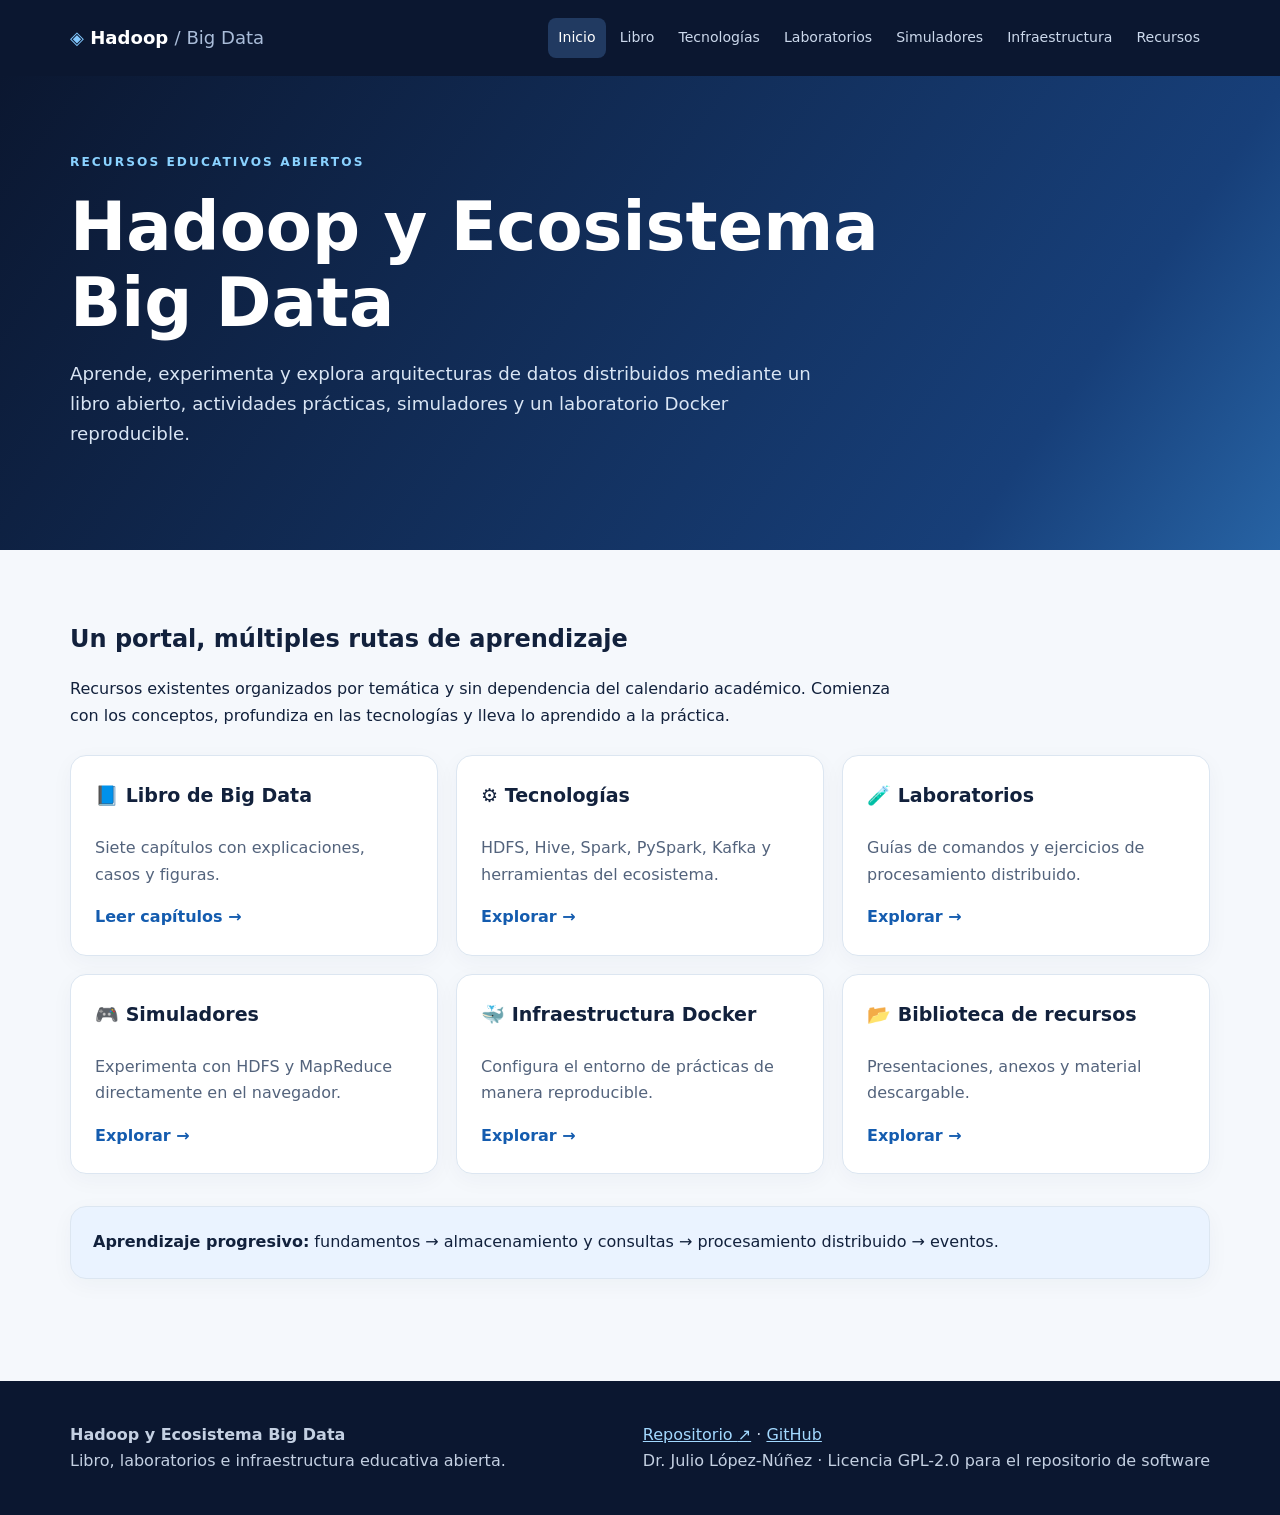
<file: docs/index.html>
<!doctype html><html lang="es"><head><meta charset="utf-8"><meta name="viewport" content="width=device-width,initial-scale=1"><meta name="description" content="Portal abierto de Hadoop, Big Data, HDFS, Hive, Spark, PySpark y Kafka. Libro, simuladores, laboratorios y entorno Docker."><title>Hadoop y Ecosistema Big Data | Hadoop y Big Data</title><link rel="stylesheet" href="assets/css/styles.css"></head><body><a class="skip" href="#contenido">Saltar al contenido</a><header class="header"><div class="wrap topline"><a class="brand" href="index.html"><span class="brandmark">◈</span> Hadoop <span class="brandmuted">/ Big Data</span></a><button id="menu" class="menu" aria-expanded="false" aria-controls="navigation">Menú ☰</button><nav id="navigation" aria-label="Navegación principal"><a href="index.html" aria-current="page">Inicio</a><a href="libro.html" >Libro</a><a href="tecnologias.html" >Tecnologías</a><a href="laboratorios.html" >Laboratorios</a><a href="simuladores.html" >Simuladores</a><a href="infraestructura.html" >Infraestructura</a><a href="recursos.html" >Recursos</a></nav></div></header><main id="contenido"><section class="hero"><div class="wrap"><span class="eyebrow">RECURSOS EDUCATIVOS ABIERTOS</span><h1>Hadoop y Ecosistema Big Data</h1><p>Aprende, experimenta y explora arquitecturas de datos distribuidos mediante un libro abierto, actividades prácticas, simuladores y un laboratorio Docker reproducible.</p></div></section><div class="wrap content"><section class="welcome"><h2>Un portal, múltiples rutas de aprendizaje</h2><p>Recursos existentes organizados por temática y sin dependencia del calendario académico. Comienza con los conceptos, profundiza en las tecnologías y lleva lo aprendido a la práctica.</p></section><section class="tiles"><article class="card"><h3>📘 Libro de Big Data</h3><p>Siete capítulos con explicaciones, casos y figuras.</p><a class="cta" href="libro.html">Leer capítulos →</a></article><article class="card"><h3>⚙️ Tecnologías</h3><p>HDFS, Hive, Spark, PySpark, Kafka y herramientas del ecosistema.</p><a class="cta" href="tecnologias.html">Explorar →</a></article><article class="card"><h3>🧪 Laboratorios</h3><p>Guías de comandos y ejercicios de procesamiento distribuido.</p><a class="cta" href="laboratorios.html">Explorar →</a></article><article class="card"><h3>🎮 Simuladores</h3><p>Experimenta con HDFS y MapReduce directamente en el navegador.</p><a class="cta" href="simuladores.html">Explorar →</a></article><article class="card"><h3>🐳 Infraestructura Docker</h3><p>Configura el entorno de prácticas de manera reproducible.</p><a class="cta" href="infraestructura.html">Explorar →</a></article><article class="card"><h3>📂 Biblioteca de recursos</h3><p>Presentaciones, anexos y material descargable.</p><a class="cta" href="recursos.html">Explorar →</a></article></section><section class="notice"><strong>Aprendizaje progresivo:</strong> fundamentos → almacenamiento y consultas → procesamiento distribuido → eventos.</section></div></main><footer><div class="wrap footergrid"><p><strong>Hadoop y Ecosistema Big Data</strong><br>Libro, laboratorios e infraestructura educativa abierta.</p><p><a href="https://github.com/juliopez/Hadoop/blob/master/README.md" target="_blank" rel="noopener noreferrer">Repositorio <span aria-hidden="true">↗</span></a> · <a href="https://github.com/juliopez/Hadoop" rel="noopener">GitHub</a><br>Dr. Julio López-Núñez · Licencia GPL-2.0 para el repositorio de software</p></div></footer><script src="assets/js/main.js" defer></script></body></html>
</file>
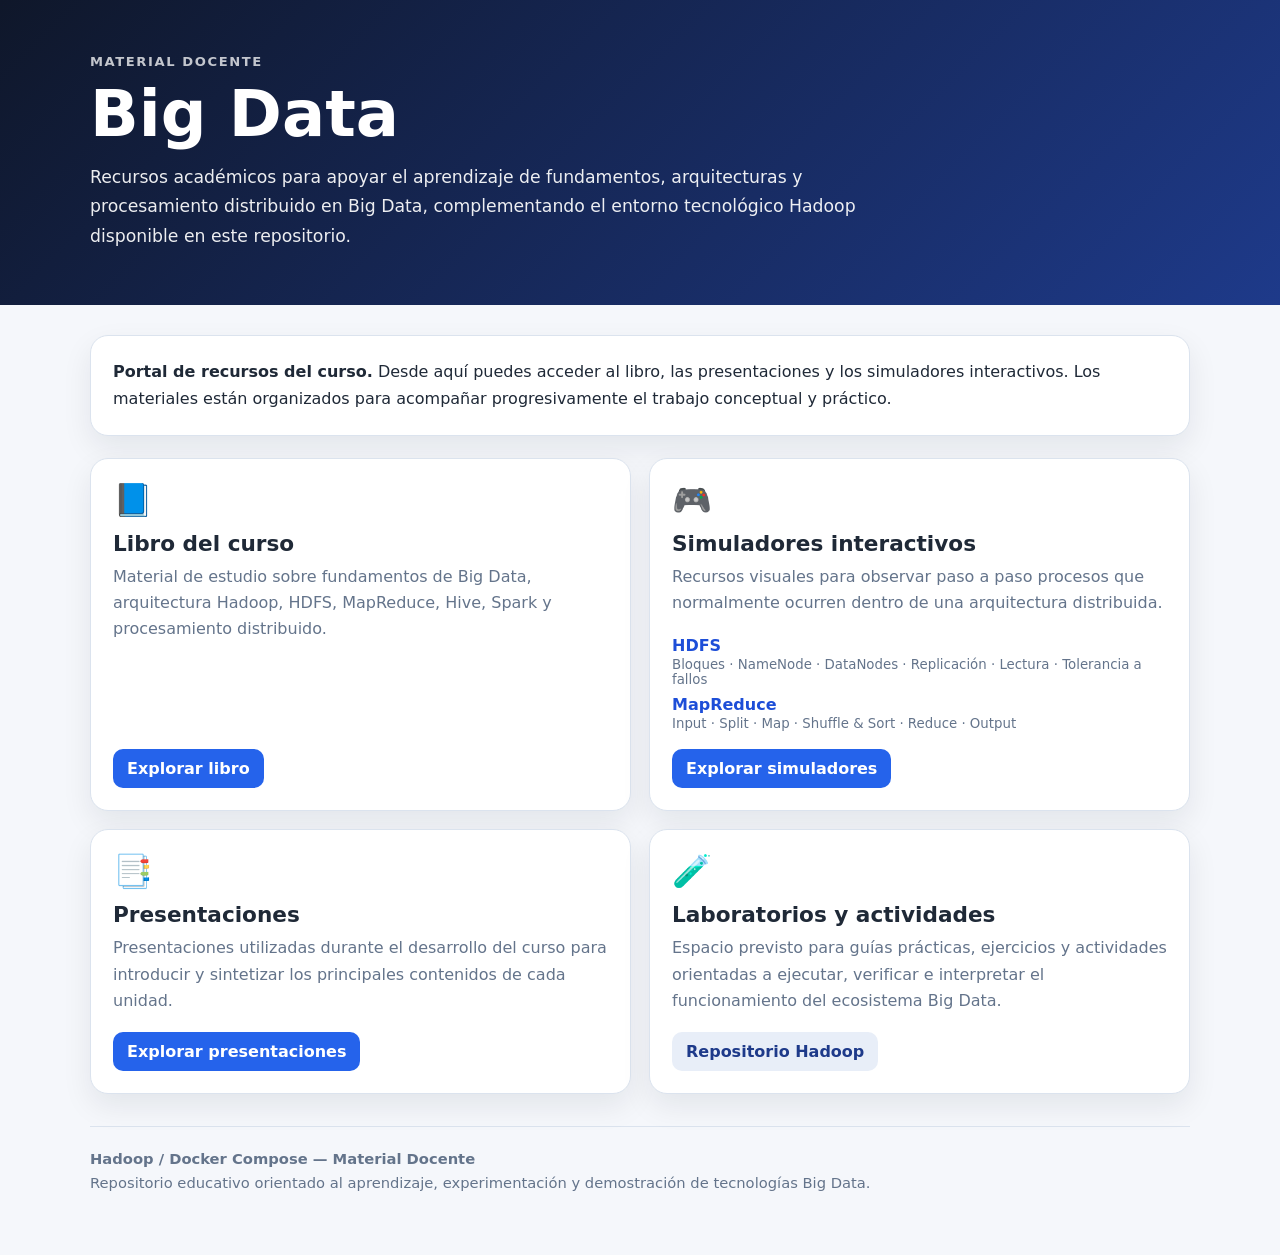
<file: material_docente/index.html>
<!DOCTYPE html>
<html lang="es">
<head>
<meta charset="UTF-8">
<meta name="viewport" content="width=device-width, initial-scale=1.0">
<title>Big Data — Material Docente</title>
<style>
:root{--bg:#f5f7fb;--panel:#fff;--text:#1f2937;--muted:#64748b;--line:#dbe3ee;--blue:#2563eb;--navy:#0f172a;--shadow:0 12px 30px rgba(15,23,42,.08)}
*{box-sizing:border-box}body{margin:0;font-family:Inter,ui-sans-serif,system-ui,-apple-system,BlinkMacSystemFont,"Segoe UI",sans-serif;background:var(--bg);color:var(--text)}
header{background:linear-gradient(135deg,#0f172a,#1e3a8a);color:white;padding:54px 20px}
.hero{width:min(1100px,calc(100% - 32px));margin:auto}.eyebrow{font-weight:800;letter-spacing:.12em;text-transform:uppercase;opacity:.75;font-size:.82rem}
h1{font-size:clamp(2.2rem,6vw,4rem);margin:8px 0 12px}.lead{font-size:1.08rem;line-height:1.7;max-width:780px;opacity:.92;margin:0}
main{width:min(1100px,calc(100% - 32px));margin:30px auto 60px}.intro{background:#fff;border:1px solid var(--line);border-radius:18px;padding:22px;box-shadow:var(--shadow);line-height:1.7}
.grid{display:grid;grid-template-columns:repeat(2,1fr);gap:18px;margin-top:22px}.card{background:var(--panel);border:1px solid var(--line);border-radius:18px;padding:22px;box-shadow:var(--shadow);display:flex;flex-direction:column;min-height:230px;transition:.18s}.card:hover{transform:translateY(-3px);box-shadow:0 16px 36px rgba(15,23,42,.12)}
.icon{font-size:2rem}.card h2{margin:12px 0 8px;font-size:1.35rem}.card p{color:var(--muted);line-height:1.65;margin:0 0 18px}.links{margin-top:auto;display:flex;gap:9px;flex-wrap:wrap}
a.button{display:inline-block;text-decoration:none;background:var(--blue);color:#fff;padding:10px 14px;border-radius:10px;font-weight:750}
a.alt{background:#e8eef8;color:#1e3a8a}.sim-list{display:grid;gap:8px;margin:2px 0 18px}.sim-list a{color:#1d4ed8;text-decoration:none;font-weight:700}.sim-list small{display:block;color:var(--muted);font-weight:400;margin-top:2px}
footer{border-top:1px solid var(--line);margin-top:32px;padding-top:20px;color:var(--muted);font-size:.92rem;line-height:1.6}
@media(max-width:720px){.grid{grid-template-columns:1fr}header{padding:38px 10px}.card{min-height:auto}}
</style>
</head>
<body>
<header><div class="hero">
<div class="eyebrow">Material docente</div>
<h1>Big Data</h1>
<p class="lead">Recursos académicos para apoyar el aprendizaje de fundamentos, arquitecturas y procesamiento distribuido en Big Data, complementando el entorno tecnológico Hadoop disponible en este repositorio.</p>
</div></header>

<main>
<section class="intro">
<strong>Portal de recursos del curso.</strong> Desde aquí puedes acceder al libro, las presentaciones y los simuladores interactivos. Los materiales están organizados para acompañar progresivamente el trabajo conceptual y práctico.
</section>

<section class="grid">
<article class="card">
<div class="icon">📘</div><h2>Libro del curso</h2>
<p>Material de estudio sobre fundamentos de Big Data, arquitectura Hadoop, HDFS, MapReduce, Hive, Spark y procesamiento distribuido.</p>
<div class="links"><a class="button" href="libro/">Explorar libro</a></div>
</article>

<article class="card">
<div class="icon">🎮</div><h2>Simuladores interactivos</h2>
<p>Recursos visuales para observar paso a paso procesos que normalmente ocurren dentro de una arquitectura distribuida.</p>
<div class="sim-list">
<a href="simuladores/simulador_hdfs.html">HDFS <small>Bloques · NameNode · DataNodes · Replicación · Lectura · Tolerancia a fallos</small></a>
<a href="simuladores/simulador_mapreduce.html">MapReduce <small>Input · Split · Map · Shuffle &amp; Sort · Reduce · Output</small></a>
</div>
<div class="links"><a class="button" href="simuladores/">Explorar simuladores</a></div>
</article>

<article class="card">
<div class="icon">📑</div><h2>Presentaciones</h2>
<p>Presentaciones utilizadas durante el desarrollo del curso para introducir y sintetizar los principales contenidos de cada unidad.</p>
<div class="links"><a class="button" href="presentaciones/">Explorar presentaciones</a></div>
</article>

<article class="card">
<div class="icon">🧪</div><h2>Laboratorios y actividades</h2>
<p>Espacio previsto para guías prácticas, ejercicios y actividades orientadas a ejecutar, verificar e interpretar el funcionamiento del ecosistema Big Data.</p>
<div class="links"><a class="button alt" href="../">Repositorio Hadoop</a></div>
</article>
</section>

<footer>
<strong>Hadoop / Docker Compose — Material Docente</strong><br>
Repositorio educativo orientado al aprendizaje, experimentación y demostración de tecnologías Big Data.
</footer>
</main>
</body>
</html>
</file>
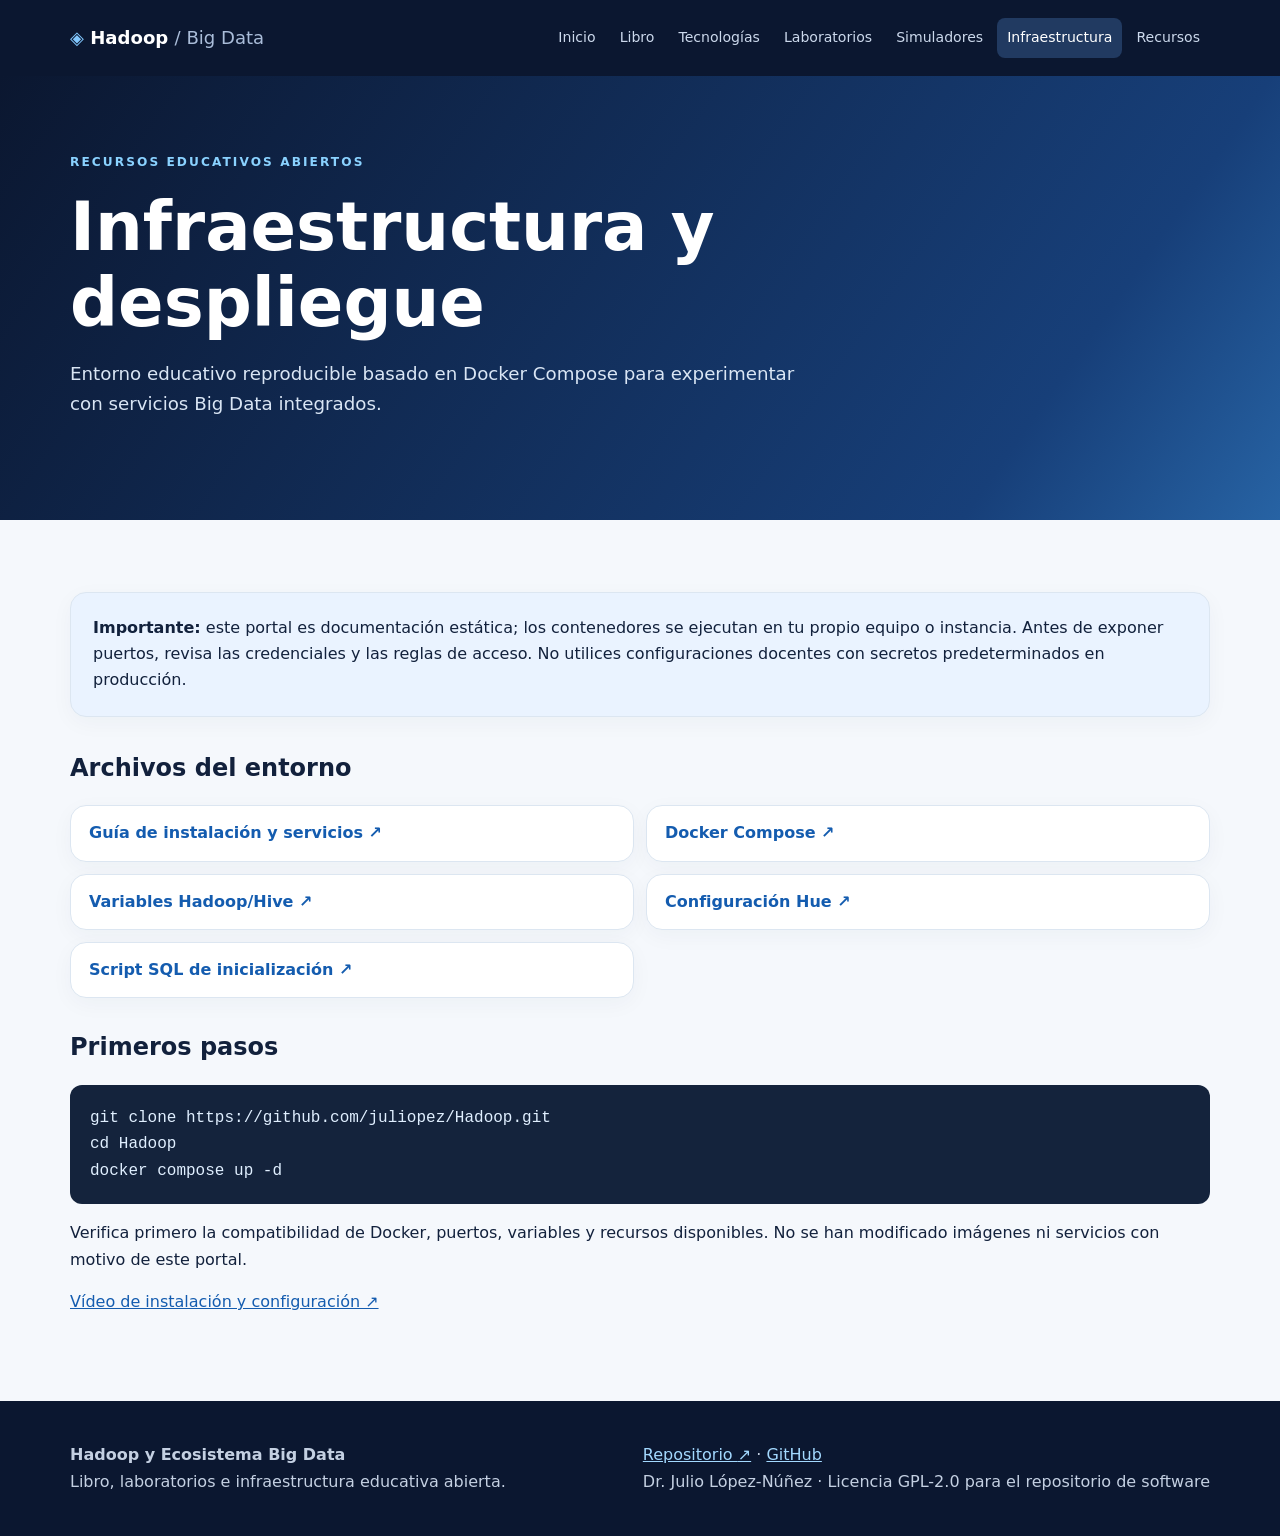
<file: docs/infraestructura.html>
<!doctype html><html lang="es"><head><meta charset="utf-8"><meta name="viewport" content="width=device-width,initial-scale=1"><meta name="description" content="Portal abierto de Hadoop, Big Data, HDFS, Hive, Spark, PySpark y Kafka. Libro, simuladores, laboratorios y entorno Docker."><title>Infraestructura y despliegue | Hadoop y Big Data</title><link rel="stylesheet" href="assets/css/styles.css"></head><body><a class="skip" href="#contenido">Saltar al contenido</a><header class="header"><div class="wrap topline"><a class="brand" href="index.html"><span class="brandmark">◈</span> Hadoop <span class="brandmuted">/ Big Data</span></a><button id="menu" class="menu" aria-expanded="false" aria-controls="navigation">Menú ☰</button><nav id="navigation" aria-label="Navegación principal"><a href="index.html" >Inicio</a><a href="libro.html" >Libro</a><a href="tecnologias.html" >Tecnologías</a><a href="laboratorios.html" >Laboratorios</a><a href="simuladores.html" >Simuladores</a><a href="infraestructura.html" aria-current="page">Infraestructura</a><a href="recursos.html" >Recursos</a></nav></div></header><main id="contenido"><section class="hero"><div class="wrap"><span class="eyebrow">RECURSOS EDUCATIVOS ABIERTOS</span><h1>Infraestructura y despliegue</h1><p>Entorno educativo reproducible basado en Docker Compose para experimentar con servicios Big Data integrados.</p></div></section><div class="wrap content"><div class="notice"><strong>Importante:</strong> este portal es documentación estática; los contenedores se ejecutan en tu propio equipo o instancia. Antes de exponer puertos, revisa las credenciales y las reglas de acceso. No utilices configuraciones docentes con secretos predeterminados en producción.</div><h2>Archivos del entorno</h2><div class="resources"><div class="resource"><a href="https://github.com/juliopez/Hadoop/blob/master/README.md" target="_blank" rel="noopener noreferrer">Guía de instalación y servicios <span aria-hidden="true">↗</span></a></div><div class="resource"><a href="https://github.com/juliopez/Hadoop/blob/master/docker-compose.yml" target="_blank" rel="noopener noreferrer">Docker Compose <span aria-hidden="true">↗</span></a></div><div class="resource"><a href="https://github.com/juliopez/Hadoop/blob/master/hadoop-hive.env" target="_blank" rel="noopener noreferrer">Variables Hadoop/Hive <span aria-hidden="true">↗</span></a></div><div class="resource"><a href="https://github.com/juliopez/Hadoop/blob/master/hue-overrides.ini" target="_blank" rel="noopener noreferrer">Configuración Hue <span aria-hidden="true">↗</span></a></div><div class="resource"><a href="https://github.com/juliopez/Hadoop/blob/master/init.sql" target="_blank" rel="noopener noreferrer">Script SQL de inicialización <span aria-hidden="true">↗</span></a></div></div><h2>Primeros pasos</h2><pre><code>git clone https://github.com/juliopez/Hadoop.git
cd Hadoop
docker compose up -d</code></pre><p>Verifica primero la compatibilidad de Docker, puertos, variables y recursos disponibles. No se han modificado imágenes ni servicios con motivo de este portal.</p><p><a href="https://youtu.be/qjjBWUUJq3s" target="_blank" rel="noopener">Vídeo de instalación y configuración ↗</a></p></div></main><footer><div class="wrap footergrid"><p><strong>Hadoop y Ecosistema Big Data</strong><br>Libro, laboratorios e infraestructura educativa abierta.</p><p><a href="https://github.com/juliopez/Hadoop/blob/master/README.md" target="_blank" rel="noopener noreferrer">Repositorio <span aria-hidden="true">↗</span></a> · <a href="https://github.com/juliopez/Hadoop" rel="noopener">GitHub</a><br>Dr. Julio López-Núñez · Licencia GPL-2.0 para el repositorio de software</p></div></footer><script src="assets/js/main.js" defer></script></body></html>
</file>
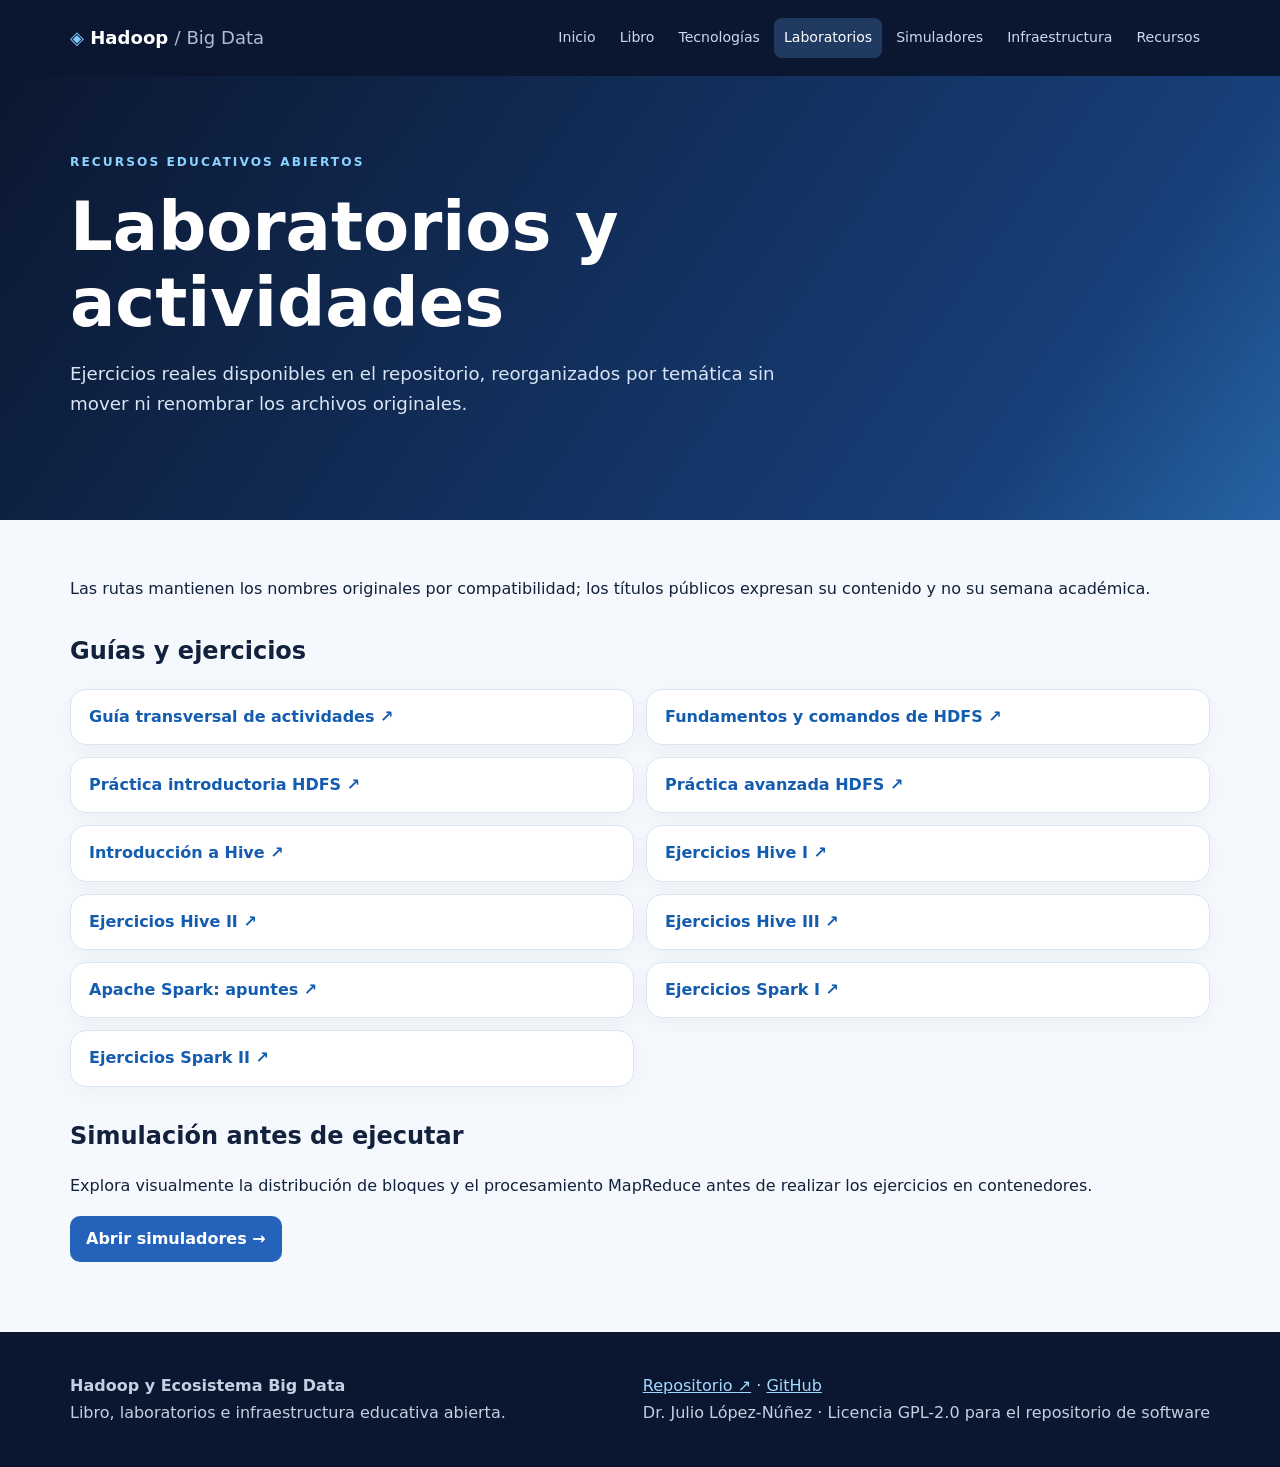
<file: docs/laboratorios.html>
<!doctype html><html lang="es"><head><meta charset="utf-8"><meta name="viewport" content="width=device-width,initial-scale=1"><meta name="description" content="Portal abierto de Hadoop, Big Data, HDFS, Hive, Spark, PySpark y Kafka. Libro, simuladores, laboratorios y entorno Docker."><title>Laboratorios y actividades | Hadoop y Big Data</title><link rel="stylesheet" href="assets/css/styles.css"></head><body><a class="skip" href="#contenido">Saltar al contenido</a><header class="header"><div class="wrap topline"><a class="brand" href="index.html"><span class="brandmark">◈</span> Hadoop <span class="brandmuted">/ Big Data</span></a><button id="menu" class="menu" aria-expanded="false" aria-controls="navigation">Menú ☰</button><nav id="navigation" aria-label="Navegación principal"><a href="index.html" >Inicio</a><a href="libro.html" >Libro</a><a href="tecnologias.html" >Tecnologías</a><a href="laboratorios.html" aria-current="page">Laboratorios</a><a href="simuladores.html" >Simuladores</a><a href="infraestructura.html" >Infraestructura</a><a href="recursos.html" >Recursos</a></nav></div></header><main id="contenido"><section class="hero"><div class="wrap"><span class="eyebrow">RECURSOS EDUCATIVOS ABIERTOS</span><h1>Laboratorios y actividades</h1><p>Ejercicios reales disponibles en el repositorio, reorganizados por temática sin mover ni renombrar los archivos originales.</p></div></section><div class="wrap content"><p>Las rutas mantienen los nombres originales por compatibilidad; los títulos públicos expresan su contenido y no su semana académica.</p><h2>Guías y ejercicios</h2><div class="resources"><div class="resource"><a href="https://github.com/juliopez/Hadoop/blob/master/material_docente/presentaciones/Guía_transversal.md" target="_blank" rel="noopener noreferrer">Guía transversal de actividades <span aria-hidden="true">↗</span></a></div><div class="resource"><a href="https://github.com/juliopez/Hadoop/blob/master/material_docente/presentaciones/Semana_04_Comandos_HDFS.md" target="_blank" rel="noopener noreferrer">Fundamentos y comandos de HDFS <span aria-hidden="true">↗</span></a></div><div class="resource"><a href="https://github.com/juliopez/Hadoop/blob/master/material_docente/presentaciones/Semana_04_HDFS_Ejercicios.md" target="_blank" rel="noopener noreferrer">Práctica introductoria HDFS <span aria-hidden="true">↗</span></a></div><div class="resource"><a href="https://github.com/juliopez/Hadoop/blob/master/material_docente/presentaciones/Semana_05_HDFS_Ejercicios.md" target="_blank" rel="noopener noreferrer">Práctica avanzada HDFS <span aria-hidden="true">↗</span></a></div><div class="resource"><a href="https://github.com/juliopez/Hadoop/blob/master/material_docente/presentaciones/Semana_06_HIVE.md" target="_blank" rel="noopener noreferrer">Introducción a Hive <span aria-hidden="true">↗</span></a></div><div class="resource"><a href="https://github.com/juliopez/Hadoop/blob/master/material_docente/presentaciones/Semana_06_HIVE_Ejercicios.md" target="_blank" rel="noopener noreferrer">Ejercicios Hive I <span aria-hidden="true">↗</span></a></div><div class="resource"><a href="https://github.com/juliopez/Hadoop/blob/master/material_docente/presentaciones/Semana_07_HIVE_Ejercicios.md" target="_blank" rel="noopener noreferrer">Ejercicios Hive II <span aria-hidden="true">↗</span></a></div><div class="resource"><a href="https://github.com/juliopez/Hadoop/blob/master/material_docente/presentaciones/Semana_08_HIVE_Ejercicios.md" target="_blank" rel="noopener noreferrer">Ejercicios Hive III <span aria-hidden="true">↗</span></a></div><div class="resource"><a href="https://github.com/juliopez/Hadoop/blob/master/material_docente/presentaciones/Semana_09_SPARK.md" target="_blank" rel="noopener noreferrer">Apache Spark: apuntes <span aria-hidden="true">↗</span></a></div><div class="resource"><a href="https://github.com/juliopez/Hadoop/blob/master/material_docente/presentaciones/Semana_09_SPARK_Ejercicios.md" target="_blank" rel="noopener noreferrer">Ejercicios Spark I <span aria-hidden="true">↗</span></a></div><div class="resource"><a href="https://github.com/juliopez/Hadoop/blob/master/material_docente/presentaciones/Semana_10_SPARK_Ejercicios.md" target="_blank" rel="noopener noreferrer">Ejercicios Spark II <span aria-hidden="true">↗</span></a></div></div><h2>Simulación antes de ejecutar</h2><p>Explora visualmente la distribución de bloques y el procesamiento MapReduce antes de realizar los ejercicios en contenedores.</p><a class="primary" href="simuladores.html">Abrir simuladores →</a></div></main><footer><div class="wrap footergrid"><p><strong>Hadoop y Ecosistema Big Data</strong><br>Libro, laboratorios e infraestructura educativa abierta.</p><p><a href="https://github.com/juliopez/Hadoop/blob/master/README.md" target="_blank" rel="noopener noreferrer">Repositorio <span aria-hidden="true">↗</span></a> · <a href="https://github.com/juliopez/Hadoop" rel="noopener">GitHub</a><br>Dr. Julio López-Núñez · Licencia GPL-2.0 para el repositorio de software</p></div></footer><script src="assets/js/main.js" defer></script></body></html>
</file>
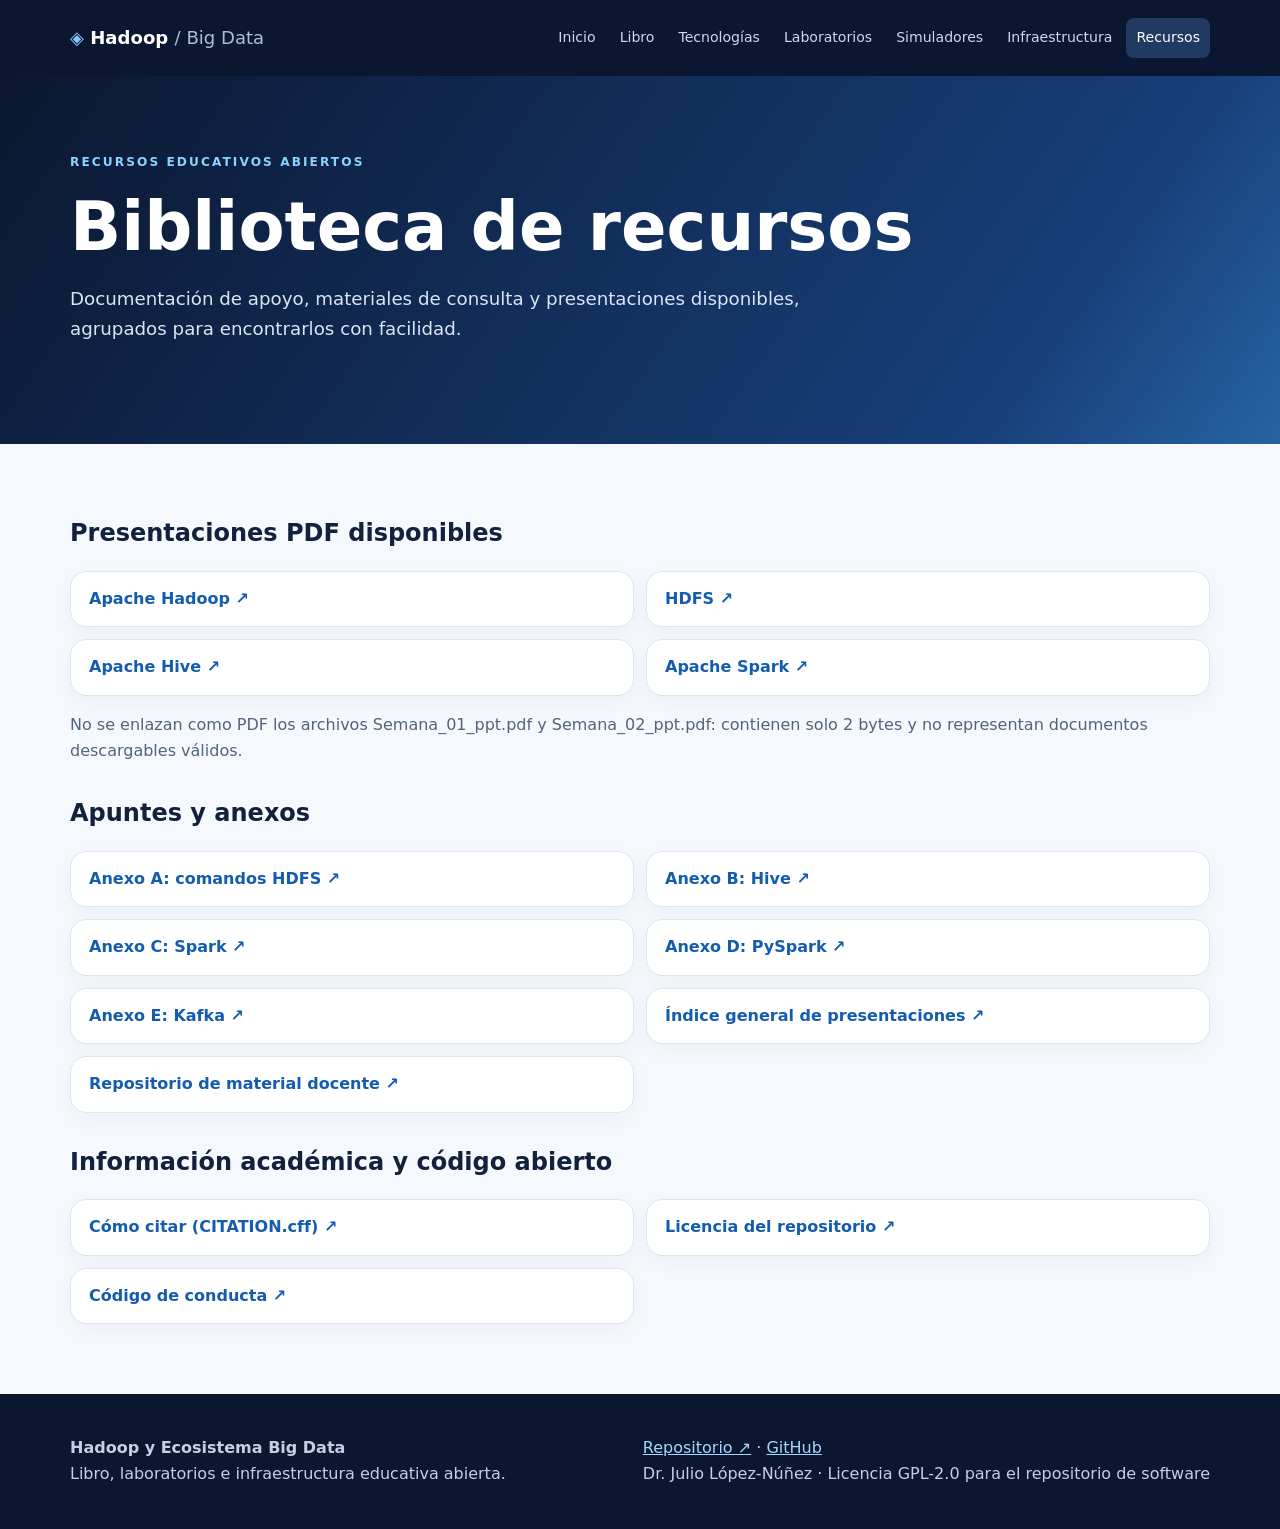
<file: docs/recursos.html>
<!doctype html><html lang="es"><head><meta charset="utf-8"><meta name="viewport" content="width=device-width,initial-scale=1"><meta name="description" content="Portal abierto de Hadoop, Big Data, HDFS, Hive, Spark, PySpark y Kafka. Libro, simuladores, laboratorios y entorno Docker."><title>Biblioteca de recursos | Hadoop y Big Data</title><link rel="stylesheet" href="assets/css/styles.css"></head><body><a class="skip" href="#contenido">Saltar al contenido</a><header class="header"><div class="wrap topline"><a class="brand" href="index.html"><span class="brandmark">◈</span> Hadoop <span class="brandmuted">/ Big Data</span></a><button id="menu" class="menu" aria-expanded="false" aria-controls="navigation">Menú ☰</button><nav id="navigation" aria-label="Navegación principal"><a href="index.html" >Inicio</a><a href="libro.html" >Libro</a><a href="tecnologias.html" >Tecnologías</a><a href="laboratorios.html" >Laboratorios</a><a href="simuladores.html" >Simuladores</a><a href="infraestructura.html" >Infraestructura</a><a href="recursos.html" aria-current="page">Recursos</a></nav></div></header><main id="contenido"><section class="hero"><div class="wrap"><span class="eyebrow">RECURSOS EDUCATIVOS ABIERTOS</span><h1>Biblioteca de recursos</h1><p>Documentación de apoyo, materiales de consulta y presentaciones disponibles, agrupados para encontrarlos con facilidad.</p></div></section><div class="wrap content"><h2>Presentaciones PDF disponibles</h2><div class="resources"><div class="resource"><a href="https://github.com/juliopez/Hadoop/blob/master/material_docente/presentaciones/Semana_03_ppt.pdf" target="_blank" rel="noopener noreferrer">Apache Hadoop <span aria-hidden="true">↗</span></a></div><div class="resource"><a href="https://github.com/juliopez/Hadoop/blob/master/material_docente/presentaciones/Semana_04_ppt.pdf" target="_blank" rel="noopener noreferrer">HDFS <span aria-hidden="true">↗</span></a></div><div class="resource"><a href="https://github.com/juliopez/Hadoop/blob/master/material_docente/presentaciones/Semana_06_ppt.pdf" target="_blank" rel="noopener noreferrer">Apache Hive <span aria-hidden="true">↗</span></a></div><div class="resource"><a href="https://github.com/juliopez/Hadoop/blob/master/material_docente/presentaciones/Semana_09_ppt.pdf" target="_blank" rel="noopener noreferrer">Apache Spark <span aria-hidden="true">↗</span></a></div></div><p class="muted">No se enlazan como PDF los archivos Semana_01_ppt.pdf y Semana_02_ppt.pdf: contienen solo 2 bytes y no representan documentos descargables válidos.</p><h2>Apuntes y anexos</h2><div class="resources"><div class="resource"><a href="https://github.com/juliopez/Hadoop/blob/master/material_docente/libro/anexos/anexo-a-comandos-basicos-de-hdfs.md" target="_blank" rel="noopener noreferrer">Anexo A: comandos HDFS <span aria-hidden="true">↗</span></a></div><div class="resource"><a href="https://github.com/juliopez/Hadoop/blob/master/material_docente/libro/anexos/anexo-b-anexo-hive.md" target="_blank" rel="noopener noreferrer">Anexo B: Hive <span aria-hidden="true">↗</span></a></div><div class="resource"><a href="https://github.com/juliopez/Hadoop/blob/master/material_docente/libro/anexos/anexo-c-spark.md" target="_blank" rel="noopener noreferrer">Anexo C: Spark <span aria-hidden="true">↗</span></a></div><div class="resource"><a href="https://github.com/juliopez/Hadoop/blob/master/material_docente/libro/anexos/anexo-d-pyspark.md" target="_blank" rel="noopener noreferrer">Anexo D: PySpark <span aria-hidden="true">↗</span></a></div><div class="resource"><a href="https://github.com/juliopez/Hadoop/blob/master/material_docente/libro/anexos/anexo-e-kafka.md" target="_blank" rel="noopener noreferrer">Anexo E: Kafka <span aria-hidden="true">↗</span></a></div><div class="resource"><a href="https://github.com/juliopez/Hadoop/blob/master/material_docente/presentaciones/README.md" target="_blank" rel="noopener noreferrer">Índice general de presentaciones <span aria-hidden="true">↗</span></a></div><div class="resource"><a href="https://github.com/juliopez/Hadoop/blob/master/material_docente/README.md" target="_blank" rel="noopener noreferrer">Repositorio de material docente <span aria-hidden="true">↗</span></a></div></div><h2>Información académica y código abierto</h2><div class="resources"><div class="resource"><a href="https://github.com/juliopez/Hadoop/blob/master/CITATION.cff" target="_blank" rel="noopener noreferrer">Cómo citar (CITATION.cff) <span aria-hidden="true">↗</span></a></div><div class="resource"><a href="https://github.com/juliopez/Hadoop/blob/master/LICENSE" target="_blank" rel="noopener noreferrer">Licencia del repositorio <span aria-hidden="true">↗</span></a></div><div class="resource"><a href="https://github.com/juliopez/Hadoop/blob/master/CODE_OF_CONDUCT.md" target="_blank" rel="noopener noreferrer">Código de conducta <span aria-hidden="true">↗</span></a></div></div></div></main><footer><div class="wrap footergrid"><p><strong>Hadoop y Ecosistema Big Data</strong><br>Libro, laboratorios e infraestructura educativa abierta.</p><p><a href="https://github.com/juliopez/Hadoop/blob/master/README.md" target="_blank" rel="noopener noreferrer">Repositorio <span aria-hidden="true">↗</span></a> · <a href="https://github.com/juliopez/Hadoop" rel="noopener">GitHub</a><br>Dr. Julio López-Núñez · Licencia GPL-2.0 para el repositorio de software</p></div></footer><script src="assets/js/main.js" defer></script></body></html>
</file>
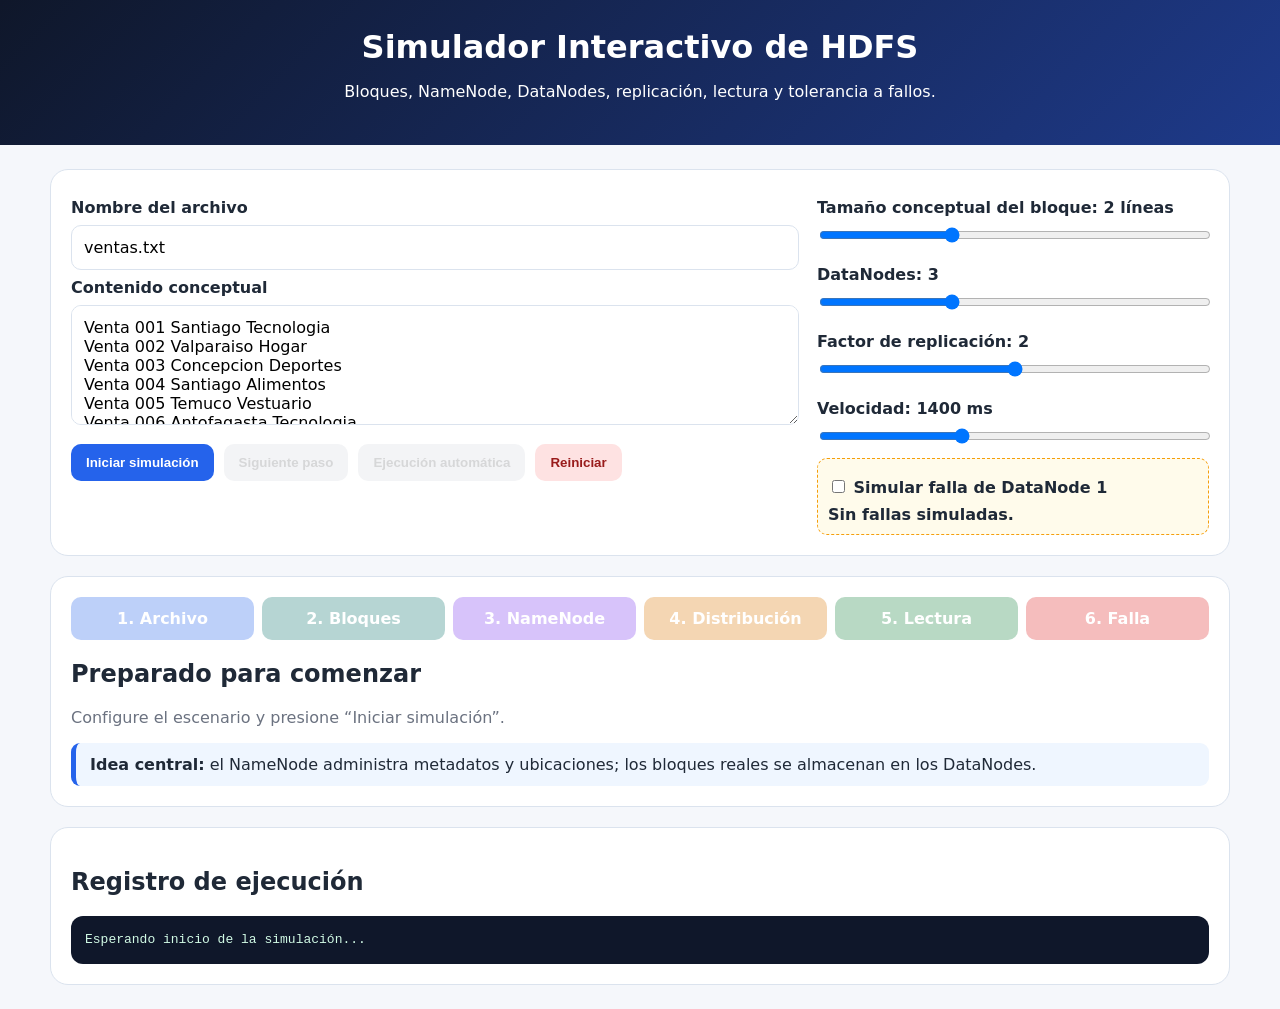
<file: docs/simulador_hdfs.html>
<!doctype html><html lang="es"><head><meta charset="utf-8"><meta name="viewport" content="width=device-width,initial-scale=1">
<title>Simulador Interactivo de HDFS</title><style>
:root{--b:#f5f7fb;--p:#fff;--t:#1f2937;--m:#6b7280;--bd:#dbe3ee;--a:#2563eb;--g:#15803d;--r:#dc2626;--o:#d97706}
*{box-sizing:border-box}body{margin:0;font-family:system-ui,sans-serif;background:var(--b);color:var(--t)}header{padding:28px 20px;text-align:center;color:#fff;background:linear-gradient(135deg,#0f172a,#1e3a8a)}header h1{margin:0 0 8px}main{width:min(1180px,calc(100% - 32px));margin:24px auto}.panel{background:var(--p);border:1px solid var(--bd);border-radius:18px;padding:20px;margin-bottom:20px}.grid{display:grid;grid-template-columns:1.3fr .7fr;gap:18px}label{display:block;font-weight:700;margin:8px 0}input[type=text],textarea{width:100%;padding:12px;border:1px solid var(--bd);border-radius:10px;font:inherit}textarea{min-height:120px}.controls{display:grid;gap:10px}.controls input[type=range]{width:100%}.buttons{display:flex;gap:10px;flex-wrap:wrap;margin-top:15px}button{border:0;border-radius:10px;padding:11px 15px;font-weight:700;cursor:pointer}.primary{background:var(--a);color:#fff}.secondary{background:#e5e7eb}.danger{background:#fee2e2;color:#991b1b}button:disabled{opacity:.45}.pipe{display:grid;grid-template-columns:repeat(6,1fr);gap:8px;margin-bottom:18px}.stage{padding:12px 6px;border-radius:10px;color:#fff;text-align:center;font-weight:800;opacity:.3}.stage.active{opacity:1}.stage:nth-child(1){background:#2563eb}.stage:nth-child(2){background:#0f766e}.stage:nth-child(3){background:#7c3aed}.stage:nth-child(4){background:#d97706}.stage:nth-child(5){background:#15803d}.stage:nth-child(6){background:#dc2626}.muted{color:var(--m)}.cards{display:grid;grid-template-columns:repeat(auto-fit,minmax(185px,1fr));gap:12px}.card,.node{border:1px solid var(--bd);border-radius:12px;padding:13px;background:#fff}.node.failed{border:2px solid var(--r);background:#fef2f2;opacity:.72}.block{display:inline-block;padding:7px 9px;margin:3px;border-radius:8px;background:#ecfeff;border:1px solid #99f6e4;font-weight:800}.rep{display:inline-block;padding:6px 8px;margin:3px;border-radius:7px;background:#fff7ed;border:1px solid #fed7aa;font-family:monospace;font-weight:700}.meta{padding:7px 9px;margin:5px 0;border-radius:7px;background:#f5f3ff;border:1px solid #ddd6fe;font-family:monospace}.note,.ok,.warn{padding:12px 14px;border-radius:9px;margin-top:12px}.note{background:#eff6ff;border-left:5px solid #2563eb}.ok{background:#f0fdf4;border-left:5px solid #15803d}.warn{background:#fff7ed;border-left:5px solid #d97706}.log{max-height:220px;overflow:auto;background:#0f172a;color:#d1fae5;border-radius:12px;padding:14px;font:13px/1.55 monospace;white-space:pre-wrap}.fault{padding:10px;border:1px dashed #f59e0b;background:#fffbeb;border-radius:10px}@media(max-width:800px){.grid{grid-template-columns:1fr}.pipe{grid-template-columns:repeat(2,1fr)}}@media(max-width:450px){.pipe{grid-template-columns:1fr}}
</style></head><body><header><h1>Simulador Interactivo de HDFS</h1><p>Bloques, NameNode, DataNodes, replicación, lectura y tolerancia a fallos.</p></header><main>
<section class="panel grid"><div><label>Nombre del archivo</label><input id="fn" type="text" value="ventas.txt"><label>Contenido conceptual</label><textarea id="txt">Venta 001 Santiago Tecnologia
Venta 002 Valparaiso Hogar
Venta 003 Concepcion Deportes
Venta 004 Santiago Alimentos
Venta 005 Temuco Vestuario
Venta 006 Antofagasta Tecnologia
Venta 007 Rancagua Hogar
Venta 008 Puerto_Montt Deportes</textarea><div class="buttons"><button id="start" class="primary">Iniciar simulación</button><button id="next" class="secondary" disabled>Siguiente paso</button><button id="auto" class="secondary" disabled>Ejecución automática</button><button id="reset" class="danger">Reiniciar</button></div></div>
<div class="controls"><div><label>Tamaño conceptual del bloque: <span id="bsv"></span></label><input id="bs" type="range" min="1" max="4" value="2"></div><div><label>DataNodes: <span id="dnv"></span></label><input id="dn" type="range" min="2" max="5" value="3"></div><div><label>Factor de replicación: <span id="rfv"></span></label><input id="rf" type="range" min="1" max="3" value="2"></div><div><label>Velocidad: <span id="spv"></span></label><input id="sp" type="range" min="500" max="3000" step="100" value="1400"></div><div class="fault"><label><input id="fault" type="checkbox"> Simular falla de DataNode 1</label><strong id="faultStatus">Sin fallas simuladas.</strong></div></div></section>
<section class="panel"><div class="pipe"><div class="stage">1. Archivo</div><div class="stage">2. Bloques</div><div class="stage">3. NameNode</div><div class="stage">4. Distribución</div><div class="stage">5. Lectura</div><div class="stage">6. Falla</div></div><h2 id="title">Preparado para comenzar</h2><p id="desc" class="muted">Configure el escenario y presione “Iniciar simulación”.</p><div id="work"><div class="note"><b>Idea central:</b> el NameNode administra metadatos y ubicaciones; los bloques reales se almacenan en los DataNodes.</div></div></section>
<section class="panel"><h2>Registro de ejecución</h2><div id="log" class="log">Esperando inicio de la simulación...</div></section></main><script>
const $=x=>document.getElementById(x),fn=$('fn'),txt=$('txt'),bs=$('bs'),dn=$('dn'),rf=$('rf'),sp=$('sp'),fault=$('fault'),title=$('title'),desc=$('desc'),work=$('work'),log=$('log'),st=[...document.querySelectorAll('.stage')];let S=null,i=-1,timer=null;
const esc=s=>String(s).replaceAll('&','&amp;').replaceAll('<','&lt;').replaceAll('>','&gt;');
function sync(){rf.max=Math.min(3,+dn.value);if(+rf.value>+rf.max)rf.value=rf.max;$('bsv').textContent=bs.value+(+bs.value==1?' línea':' líneas');$('dnv').textContent=dn.value;$('rfv').textContent=rf.value;$('spv').textContent=sp.value+' ms'}[bs,dn,rf,sp].forEach(e=>e.oninput=sync);sync();
function build(){let lines=txt.value.split(/\n/).map(x=>x.trim()).filter(Boolean);if(!fn.value.trim()||!lines.length){alert('Ingrese nombre y contenido del archivo.');return}let blocks=[];for(let j=0;j<lines.length;j+=+bs.value)blocks.push({id:'B'+(blocks.length+1),c:lines.slice(j,j+ +bs.value)});let nodes=Array.from({length:+dn.value},(_,k)=>({id:k+1,b:[]}));blocks.forEach((b,k)=>{for(let r=0;r<+rf.value;r++)nodes[(k+r)%nodes.length].b.push(b.id)});return{name:fn.value.trim(),lines,blocks,nodes,rep:+rf.value}}
function add(s){log.textContent+='\n['+new Date().toLocaleTimeString('es-CL')+'] '+s;log.scrollTop=log.scrollHeight}function active(n){st.forEach((x,k)=>x.classList.toggle('active',k<=n))}
function nodes(fail=0){return '<div class="cards">'+S.nodes.map(n=>'<div class="node '+(n.id==fail?'failed':'')+'"><h3>DataNode '+n.id+(n.id==fail?' ✕':'')+'</h3><p class="muted">'+(n.id==fail?'NO DISPONIBLE':'Disponible')+'</p>'+n.b.map(b=>'<span class="rep">'+b+'</span>').join('')+'</div>').join('')+'</div>'}
const render=[
()=>{title.textContent='Paso 1. Archivo de entrada';desc.textContent='El cliente HDFS recibe el archivo que se desea almacenar.';work.innerHTML='<div class="cards"><div class="card"><h3>Cliente HDFS</h3><b>'+esc(S.name)+'</b><p>'+S.lines.length+' líneas</p></div><div class="card"><h3>HDFS</h3><p>El archivo será fragmentado y distribuido.</p></div></div><div class="note">El archivo no se almacena en el NameNode.</div>';add('Solicitud de escritura: '+S.name)},
()=>{title.textContent='Paso 2. División en bloques';desc.textContent='HDFS fragmenta conceptualmente el archivo. Aquí usamos líneas para hacer visible el proceso.';work.innerHTML='<div class="cards">'+S.blocks.map(b=>'<div class="card"><h3>Bloque '+b.id+'</h3>'+b.c.map(x=>'<div class="meta">'+esc(x)+'</div>').join('')+'</div>').join('')+'</div><div class="note">En HDFS real el tamaño de bloque se expresa en bytes.</div>';add('Archivo dividido en '+S.blocks.length+' bloques')},
()=>{title.textContent='Paso 3. Consulta al NameNode';desc.textContent='El NameNode administra metadatos y asigna ubicaciones para las réplicas.';work.innerHTML='<div class="card"><h3>Metadatos del NameNode</h3>'+S.blocks.map(b=>'<div class="meta">'+b.id+' → '+S.nodes.filter(n=>n.b.includes(b.id)).map(n=>'DN'+n.id).join(', ')+'</div>').join('')+'</div><div class="warn"><b>Importante:</b> el NameNode conoce nombres, bloques y ubicaciones, pero no almacena el contenido del archivo.</div>';add('NameNode asignó ubicaciones; replicación '+S.rep)},
()=>{title.textContent='Paso 4. Distribución y replicación';desc.textContent='El cliente envía los datos a los DataNodes mediante un pipeline de escritura.';work.innerHTML='<div class="card"><h3>Pipeline conceptual</h3><p><b>Cliente → DataNode inicial → DataNode réplica'+(S.rep>2?' → DataNode réplica':'')+'</b></p></div>'+nodes()+'<div class="note"><b>NameNode coordina; DataNodes almacenan.</b> Los datos no pasan por el NameNode.</div>';add('Bloques distribuidos entre '+S.nodes.length+' DataNodes')},
()=>{title.textContent='Paso 5. Lectura y reconstrucción';desc.textContent='El cliente consulta ubicaciones al NameNode y lee los bloques directamente desde DataNodes disponibles.';work.innerHTML='<div class="card"><h3>Ruta de lectura</h3>'+S.blocks.map(b=>'<div class="meta">'+b.id+' ← DN'+S.nodes.find(n=>n.b.includes(b.id)).id+'</div>').join('')+'</div><div class="card"><h3>Archivo reconstruido: '+esc(S.name)+'</h3>'+S.lines.map(x=>'<div class="meta">'+esc(x)+'</div>').join('')+'</div><div class="ok">El cliente reconstruye el archivo respetando el orden de los bloques.</div>';add('Lectura completada y archivo reconstruido')},
()=>{title.textContent='Paso 6. Tolerancia a fallos';desc.textContent='Se comprueba si el archivo sigue disponible cuando falla un DataNode.';if(!fault.checked){$('faultStatus').textContent='No se solicitó una falla.';work.innerHTML=nodes()+'<div class="note">Active la simulación de falla antes de iniciar para observar el efecto de las réplicas.</div>';add('Final sin falla simulada')}else{let bad=S.blocks.filter(b=>!S.nodes.some(n=>n.id!=1&&n.b.includes(b.id)));$('faultStatus').textContent='DataNode 1 fuera de servicio.';work.innerHTML=nodes(1)+(bad.length?'<div class="warn"><b>Archivo incompleto.</b> Sin réplica disponible: '+bad.map(x=>x.id).join(', ')+'</div>':'<div class="ok"><b>Lectura posible.</b> Todos los bloques del DataNode 1 tienen otra réplica disponible.</div>')+'<div class="note">En un clúster real, el NameNode usa mecanismos como heartbeats para detectar indisponibilidad y puede ordenar nuevas réplicas.</div>';add('Falla DN1: '+(bad.length?'bloques sin réplica '+bad.map(x=>x.id).join(', '):'todas las réplicas disponibles'))}stop();$('next').disabled=true;$('auto').disabled=true;$('start').disabled=false}
];
function next(){if(!S)return;i++;if(i<render.length){active(i);render[i]()}}function start(){S=build();if(!S)return;i=-1;log.textContent='Simulación iniciada.';$('start').disabled=true;$('next').disabled=false;$('auto').disabled=false;[fn,txt,bs,dn,rf].forEach(x=>x.disabled=true);next()}function stop(){clearInterval(timer);timer=null;$('auto').textContent='Ejecución automática'}function auto(){if(timer){stop();return}$('auto').textContent='Detener ejecución';timer=setInterval(()=>i>=render.length-1?stop():next(),+sp.value)}function reset(){stop();S=null;i=-1;active(-1);[fn,txt,bs,dn,rf].forEach(x=>x.disabled=false);$('start').disabled=false;$('next').disabled=true;$('auto').disabled=true;$('faultStatus').textContent='Sin fallas simuladas.';title.textContent='Preparado para comenzar';desc.textContent='Configure el escenario y presione “Iniciar simulación”.';work.innerHTML='<div class="note"><b>Idea central:</b> el NameNode administra metadatos y ubicaciones; los bloques reales se almacenan en los DataNodes.</div>';log.textContent='Esperando inicio de la simulación...';sync()}$('start').onclick=start;$('next').onclick=next;$('auto').onclick=auto;$('reset').onclick=reset;
</script></body></html>
</file>
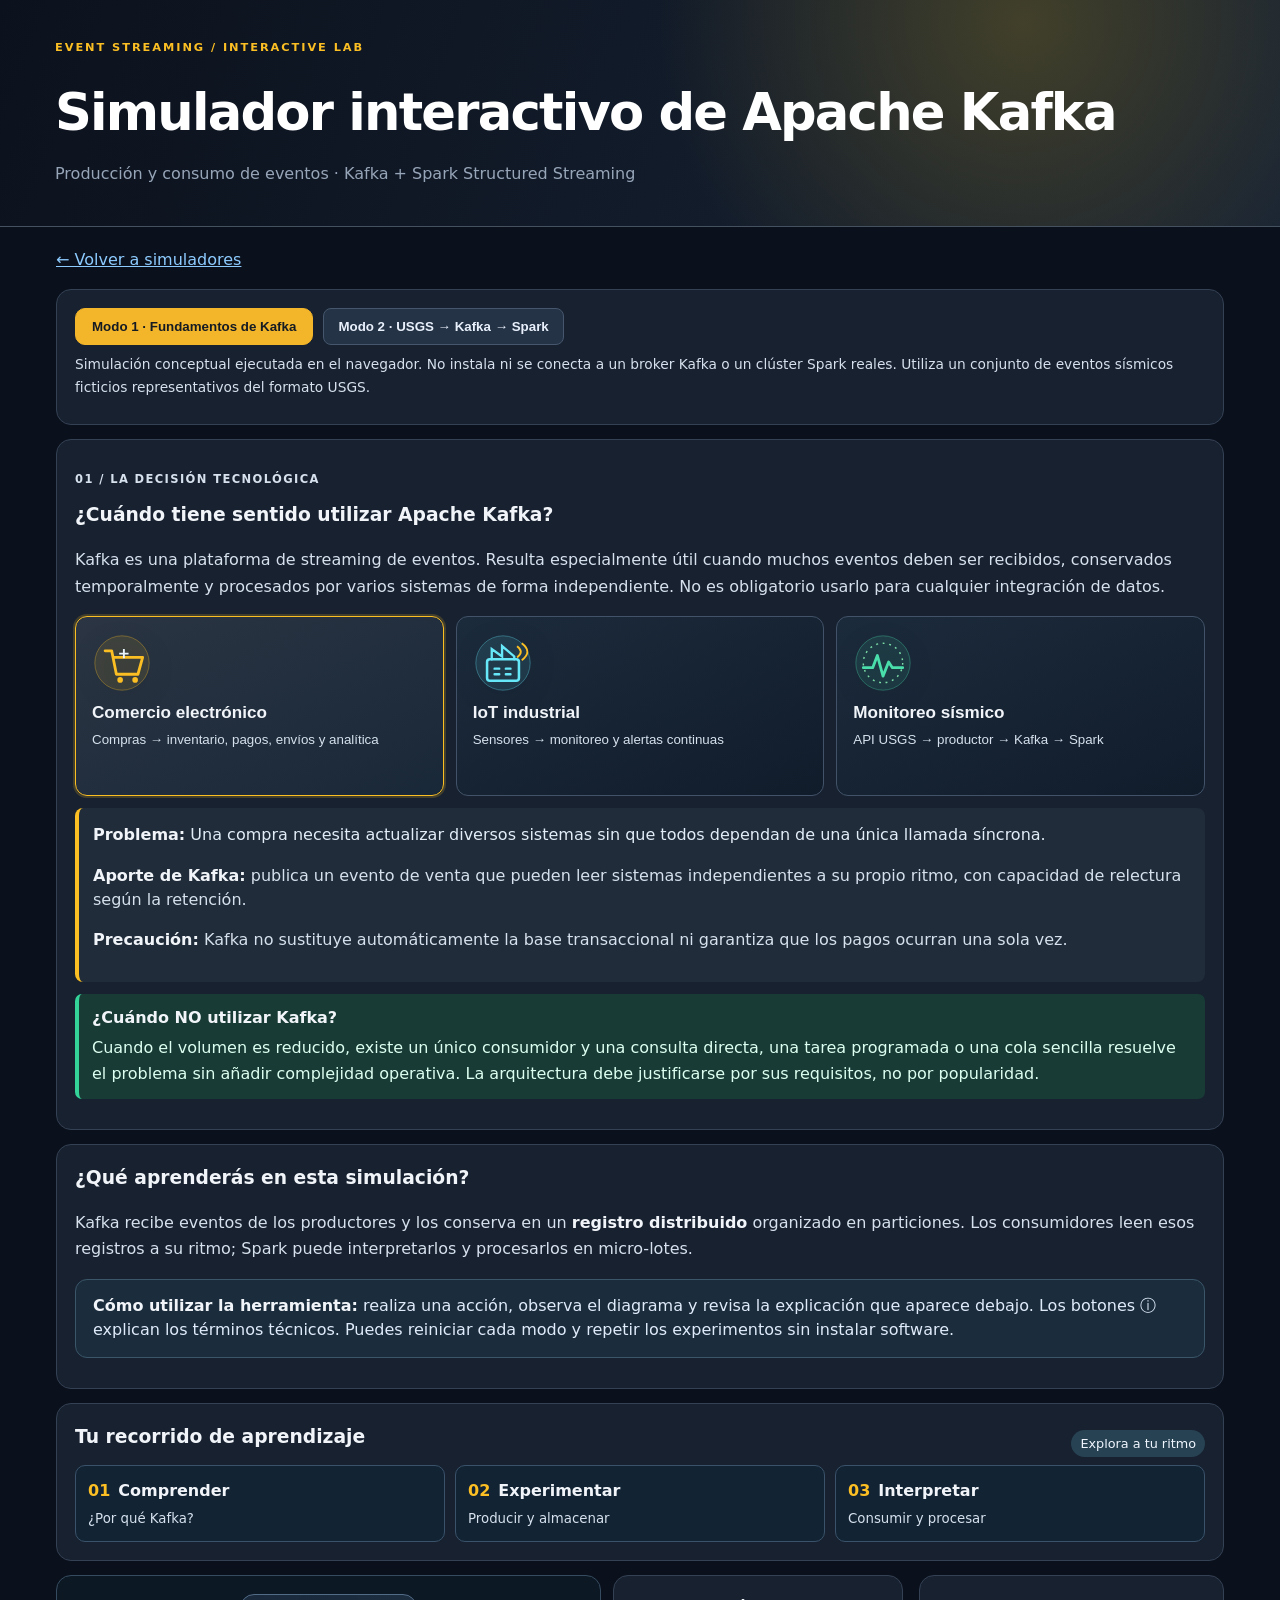
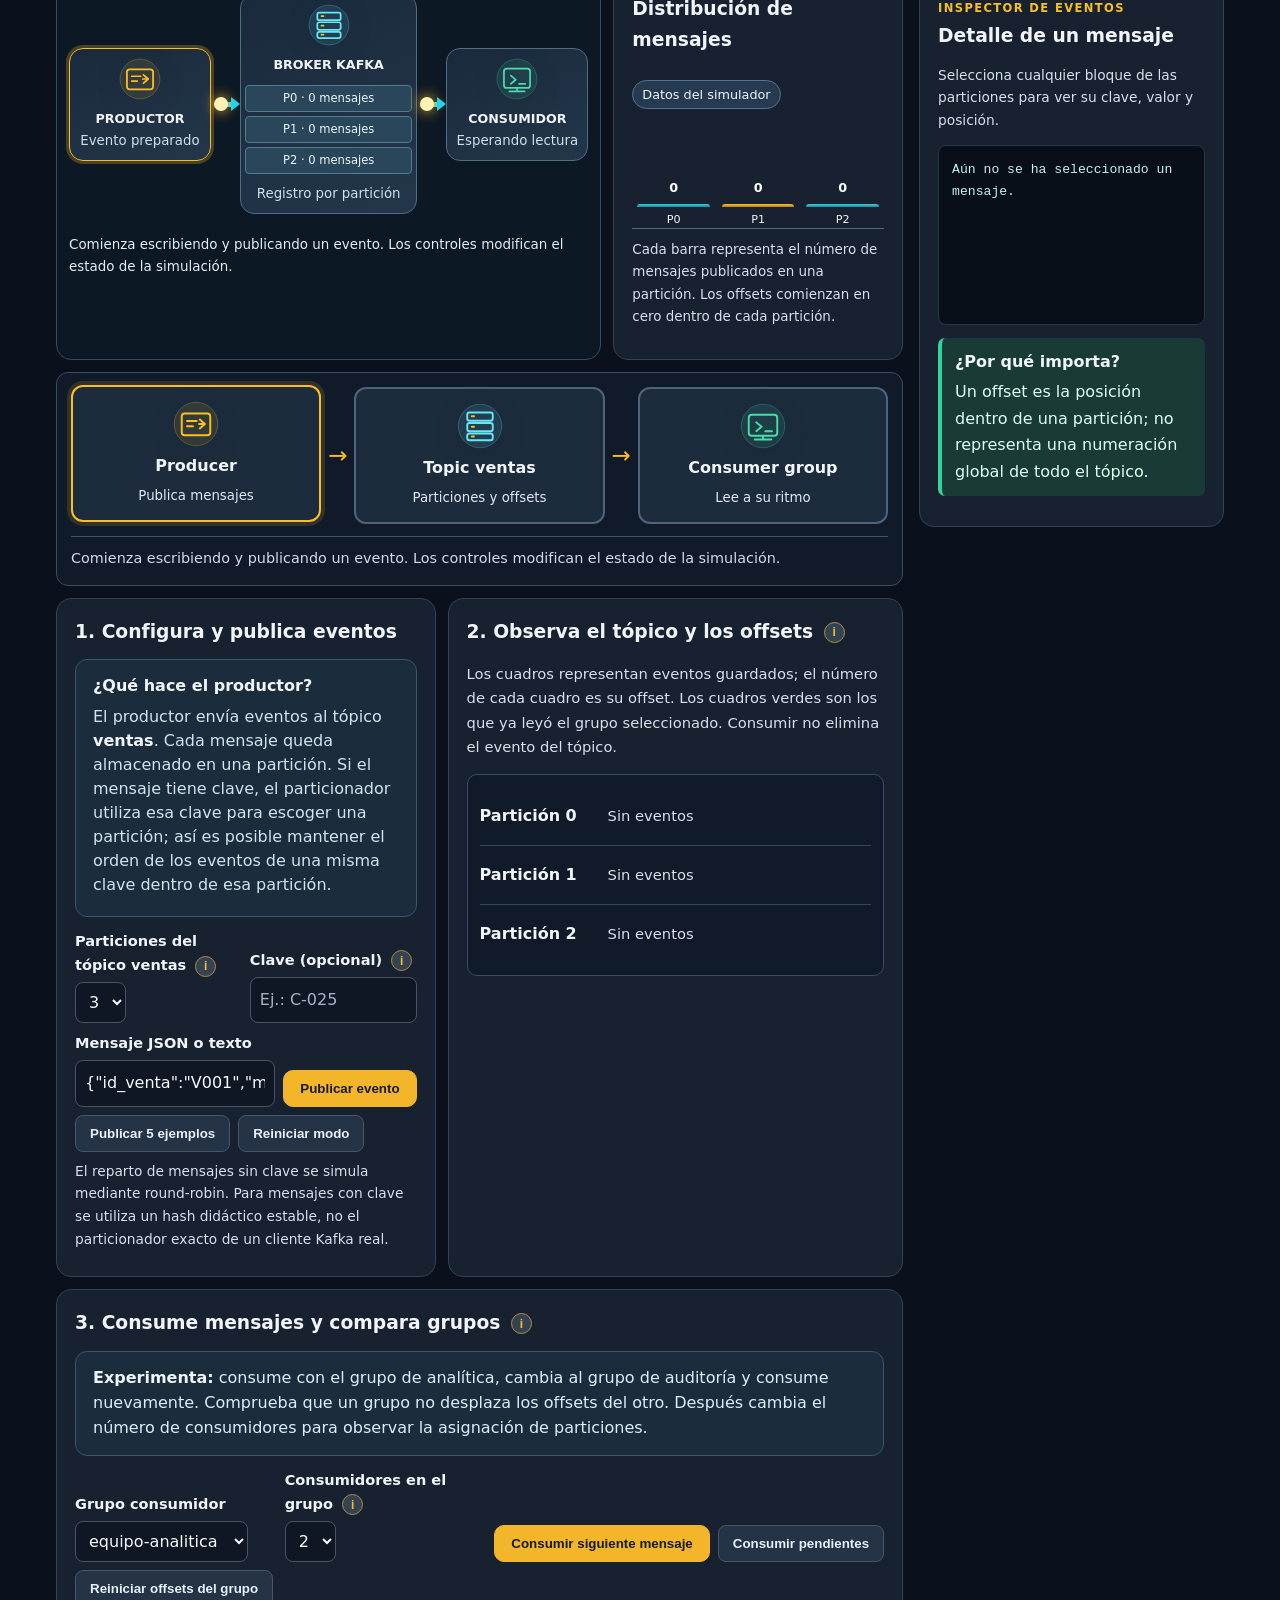
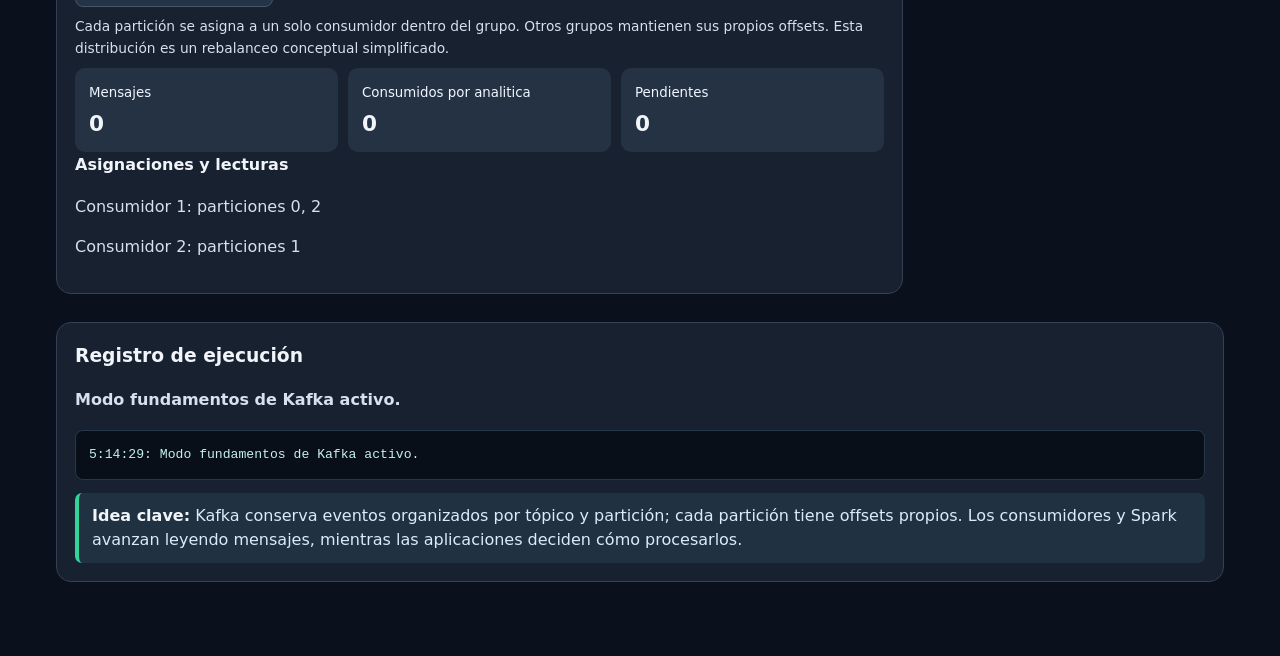
<file: docs/simulador_kafka.html>
<!doctype html>
<html lang="es"><head><meta charset="utf-8"><meta name="viewport" content="width=device-width, initial-scale=1">
<title>Simulador interactivo de Kafka y Spark | Hadoop y Big Data</title>
<meta name="description" content="Simulador educativo de Apache Kafka y Spark Structured Streaming: productores, particiones, offsets, micro-lotes y checkpoints.">
<link rel="stylesheet" href="assets/css/styles.css">
<style>
:root{--ink:#182743;--accent:#2364e8;--line:#dce5f4;--bg:#f4f7fc}
*{box-sizing:border-box}body{margin:0;background:var(--bg);color:var(--ink);font-family:system-ui,-apple-system,Segoe UI,sans-serif}
.khero{background:linear-gradient(115deg,#15223c,#254f91);color:white;text-align:center;padding:24px 16px}
.khero h1{margin:0 0 7px;font-size:clamp(1.5rem,3vw,2.3rem)}.khero p{margin:0;opacity:.88}
.shell{max-width:1150px;margin:20px auto;padding:0 16px 40px}
.panel{background:white;border:1px solid var(--line);border-radius:15px;padding:18px;margin:14px 0;box-shadow:0 4px 15px #20305208}
h2{font-size:1.17rem;margin:0 0 12px}h3{font-size:1rem;margin:0 0 9px}.muted{color:#566781;font-size:.92rem}
.tabs,.controls,.stats{display:flex;gap:10px;flex-wrap:wrap;align-items:center}
button{border:1px solid #c6d7f2;border-radius:8px;padding:10px 14px;background:#ecf3ff;color:#153f88;font-weight:650;cursor:pointer}
button.primary,.tab[aria-selected=true]{background:#2763e8;color:white;border-color:#2763e8}
button:disabled{opacity:.43;cursor:not-allowed}
button:focus-visible,input:focus-visible,select:focus-visible{outline:3px solid #f7ad30;outline-offset:2px}
label{font-size:.91rem;font-weight:650;display:block;margin-bottom:5px}
input,select,textarea{font:inherit;max-width:100%;border:1px solid #ccd6e5;border-radius:8px;padding:9px;background:white;color:var(--ink)}
input[type=number]{width:90px}input[type=range]{padding:0;vertical-align:middle}
.grid{display:grid;grid-template-columns:repeat(auto-fit,minmax(235px,1fr));gap:12px}
.inline{display:flex;gap:8px;flex-wrap:wrap;align-items:end}.inputgroup{flex:1;min-width:135px}
.callout{background:#ecf3ff;border-left:4px solid #2468eb;padding:11px 13px;border-radius:7px;line-height:1.5}
.flow{display:flex;align-items:center;justify-content:space-between;gap:6px;flex-wrap:wrap}
.node{border:1px solid #b7c8e7;background:#f2f6ff;border-radius:9px;padding:10px;flex:1;text-align:center;min-width:120px;font-weight:700}
.arrow{color:#536e99;font-weight:800}
.topic{border:1px solid #bbcbea;border-radius:10px;padding:12px;background:#f7faff}
.partition{display:grid;grid-template-columns:120px 1fr;gap:8px;align-items:center;border-bottom:1px solid #e0e8f4;padding:9px 0}
.partition:last-child{border:0}.cells{display:flex;flex-wrap:wrap;gap:5px;min-height:40px;align-items:center}
.message{font-size:12px;padding:7px;border-radius:6px;background:#cddfff;border:1px solid #8db3ef;min-width:48px;text-align:center}
.message.consumed{background:#c1ead9;border-color:#6ab59b}.message small{display:block}
.stat{background:#f1f6ff;border-radius:10px;padding:11px 14px;flex:1;min-width:125px}.stat strong{display:block;font-size:1.35rem}
pre{white-space:pre-wrap;word-break:break-word;background:#142036;color:#dbeafe;padding:13px;border-radius:8px;max-height:270px;overflow:auto;font-size:.82rem}
table{width:100%;border-collapse:collapse;font-size:.89rem}th,td{text-align:left;padding:8px;border-bottom:1px solid #e5ebf4}th{background:#edf3ff}
.hide{display:none!important}.pill{font-size:.8rem;border-radius:40px;background:#e8f1ff;padding:4px 9px}
.note{font-size:.86rem;color:#536781;margin:8px 0}
#status{min-height:23px;font-weight:650;color:#235a36}
@media(max-width:680px){.partition{grid-template-columns:1fr}.flow{justify-content:center}.arrow{transform:rotate(90deg)}.panel{padding:12px}}

/* Visualización y orientación didáctica */
.explainer{background:#f0f6ff;border:1px solid #cbdcf8;border-radius:12px;padding:14px 17px;margin:12px 0;line-height:1.55}.explainer h3{margin:0 0 6px}.explainer p{margin:5px 0}.help{display:inline-grid;place-items:center;border:1px solid #7da9e8;background:#edf5ff;color:#16468e;width:21px;height:21px;border-radius:50%;font-size:12px;padding:0;vertical-align:middle;margin-left:4px;cursor:help}.help:focus-visible{outline:3px solid orange}.helpbox{position:relative;display:inline-block}.tooltip{display:none;position:absolute;z-index:20;top:30px;left:0;min-width:220px;max-width:280px;background:#17243d;color:white;padding:10px 12px;border-radius:8px;font-size:.82rem;line-height:1.45;box-shadow:0 6px 20px #0003;font-weight:400}.helpbox:hover .tooltip,.helpbox:focus-within .tooltip{display:block}.stage{background:#f6f9ff;border:1px solid #ccdcf3;border-radius:12px;padding:14px;margin-top:12px}.stageFlow{display:flex;align-items:stretch;justify-content:space-around;gap:10px;flex-wrap:wrap}.stageNode{min-width:130px;flex:1;text-align:center;background:white;border:2px solid #c8d8ef;border-radius:12px;padding:13px 10px;transition:transform .22s,border-color .22s,box-shadow .22s}.stageNode.active{border-color:#2370ed;box-shadow:0 0 0 4px #2370ed20;transform:translateY(-2px)}.stageNode strong{display:block;margin:5px 0}.stageNode .glyph{font-size:29px;display:block}.stageNode small{display:block;color:#506581}.stageArrow{align-self:center;font-size:23px;color:#6380a8}.stageCaption{margin:12px 0 0;border-top:1px solid #d6e3f5;padding-top:10px;font-size:.9rem;color:#355374}.legend{display:flex;gap:10px;flex-wrap:wrap;margin:9px 0;font-size:.82rem;color:#415773}.legend span{padding:4px 8px;border:1px solid #d0ddf0;border-radius:20px}.logviz{display:flex;flex-wrap:wrap;gap:8px;margin-top:10px}.logviz span{background:#e5efff;border:1px solid #b4caf2;border-radius:7px;padding:6px 9px;font-size:.82rem}.stepper{display:flex;gap:8px;align-items:center;flex-wrap:wrap;margin:10px 0}.stepper button{background:white}.stepper strong{color:#174eae}.kguide{border-left:4px solid #20a27e;background:#eefaf5;padding:11px 13px;border-radius:7px;margin:12px 0}.kguide strong{display:block;margin-bottom:4px}@media(max-width:700px){.stageArrow{display:none}.stageNode{min-width:44%}.tooltip{left:auto;right:0}}

/* Kafka Event Lab — identidad propia: grafito, ámbar, cian y verde */
:root{--ink:#e9eef7;--accent:#fbbf24;--line:#334155;--bg:#0b111c}
body{background:var(--bg);color:var(--ink)}
.khero{background:radial-gradient(circle at 80% 10%,#42402a 0%,transparent 35%),linear-gradient(110deg,#0c121d,#172335);text-align:left;border-bottom:1px solid #46515f;padding:38px max(20px,calc((100vw - 1170px)/2))}
.khero:before{content:"EVENT STREAMING / INTERACTIVE LAB";display:block;color:#fbbf24;letter-spacing:.17em;font-size:.71rem;font-weight:800;margin-bottom:13px}
.khero h1{color:#fff;font-size:clamp(2rem,4vw,3.3rem);letter-spacing:-.035em}
.khero p{color:#aab9cd;max-width:700px}
.shell{max-width:1200px}
.panel{background:#172130;border:1px solid #344154;box-shadow:none}
h2,h3,strong,label{color:#f1f5f9}
.muted,.note{color:#b6c4d7}
button{background:#253346;border:1px solid #45566d;color:#e8f0fc}
button.primary,.tab[aria-selected=true]{background:#f3b52a;border-color:#f3b52a;color:#151b23}
button:hover:not(:disabled){filter:brightness(1.16)}
input,select,textarea{background:#0f1725;border-color:#475569;color:#f8fafc}
input::placeholder{color:#a7b4c6}
.callout{background:#203241;border-left-color:#34d399;color:#dbeafe}
.explainer{background:#1b2d3d;border-color:#3a5668;color:#e0ebfa}
.kguide{background:#183b35;border-color:#34d399;color:#ddfff1}
.stage,.topic{background:#101a28;border-color:#3a4d64}
.stageNode,.node{background:#1c2c3d;border-color:#4d637f;color:#eff6ff}
.stageNode.active{border-color:#fbbf24;box-shadow:0 0 0 4px #fbbf2425}
.stageNode small,.stageCaption{color:#b4c8db}
.stageCaption{border-color:#40546b}
.partition{border-color:#364557}
.message{background:#29475b;border-color:#5285a0;color:#eaf5ff;cursor:pointer}
.message.consumed{background:#205443;border-color:#38ae86}
.message:hover{outline:2px solid #fbbf24}
.stat{background:#253244}
.help{background:#344353;color:#fbbf24;border-color:#b48b3e}
.tooltip{background:#050b14;border:1px solid #8ba2ba}
pre{background:#090f19;border:1px solid #26374a;color:#c6f1ec}
.stageArrow,.arrow{color:#fbbf24}
.pill{background:#274252}
a{color:#8dcbff}
.lab-layout{display:grid;grid-template-columns:minmax(0,1.7fr) minmax(280px,.8fr);gap:16px;align-items:start}
.lab-layout>.panel{margin-top:0}
.context-grid{display:grid;grid-template-columns:repeat(3,minmax(0,1fr));gap:12px}
.usecase{background:#111c2a;border:1px solid #425369;border-radius:12px;padding:16px;text-align:left;color:#eaf1f8}
.usecase strong{display:block;font-size:1.07rem;margin:8px 0}.usecase .caseicon{font-size:1.65rem}
.usecase[aria-pressed=true]{border-color:#fbbf24;box-shadow:0 0 0 2px #fbbf2430}
#caseDetail{border-left:4px solid #fbbf24;background:#202c3a;padding:14px;margin-top:12px;border-radius:8px;line-height:1.6;color:#dbe7f4}
.side-inspector{position:sticky;top:12px}
.inspector-label{color:#fbbf24;text-transform:uppercase;letter-spacing:.12em;font-size:.72rem;font-weight:800}
#inspector{min-height:180px}
.message.selected{outline:2px solid #fbbf24;background:#594a2b}
.stageFlow{gap:7px}
.stageNode{min-width:115px}
@media(max-width:900px){.lab-layout{grid-template-columns:1fr}.side-inspector{position:static}}
@media(max-width:680px){.context-grid{grid-template-columns:1fr}.khero{padding:30px 18px}}

/* Iteración visual: legibilidad WCAG, cartografía de eventos y métricas */
.panel .muted,.panel .note,.stageNode small,.stageCaption{color:#d1dbe8!important}
.panel p,.panel span,.panel small{line-height:1.5}
.partition .muted{color:#d9e3ef!important}
.stageNode small{color:#e2e8f0!important}
.lab-flow{position:relative;display:grid;grid-template-columns:1fr auto 1.4fr auto 1fr;align-items:center;gap:10px;padding:17px 5px}
.flow-entity{position:relative;min-height:112px;background:linear-gradient(155deg,#1a2a3c,#23364a);border:1px solid #526b87;border-radius:14px;padding:13px;text-align:center;overflow:hidden}
.flow-entity strong{display:block;font-size:1rem}
.flow-entity small{display:block;color:#d0dfed}
.flow-entity .entity-symbol{display:block;font-size:30px;margin-bottom:5px}
.flow-entity.is-active{border-color:#fbbf24;box-shadow:0 0 0 3px #fbbf2440}
.flow-link{width:48px;height:5px;background:linear-gradient(90deg,#fbbf24,#22d3ee);position:relative;border-radius:5px;overflow:visible}
.flow-link:after{content:"";position:absolute;right:-4px;top:-5px;border-top:7px solid transparent;border-bottom:7px solid transparent;border-left:9px solid #22d3ee}
.flow-pulse{position:absolute;top:-5px;width:14px;height:14px;background:#fff1b8;border-radius:50%;box-shadow:0 0 14px #fbbf24;animation:travel 1.25s linear infinite}
@keyframes travel{from{left:0}to{left:calc(100% - 8px)}}
@media(prefers-reduced-motion:reduce){.flow-pulse{animation:none;left:40%}}
.flow-broker{display:flex;gap:4px;flex-direction:column;margin:9px 0}
.flow-broker span{background:#29465a;border:1px solid #557b90;border-radius:4px;padding:3px;font-size:.72rem;color:#e9f8ff}
.viz-heading{display:flex;align-items:center;justify-content:space-between;gap:12px;flex-wrap:wrap}
.metricplot{display:flex;gap:12px;align-items:flex-end;height:138px;border-bottom:1px solid #53687c;margin-top:10px;padding:12px 5px 0}
.plotcol{flex:1;max-width:80px;min-width:35px;text-align:center;display:flex;flex-direction:column;justify-content:flex-end;height:100%;gap:5px}
.plotbar{background:linear-gradient(180deg,#36d5dd,#2785a2);border-radius:6px 6px 0 0;min-height:3px;transition:height .2s ease}
.plotcol:nth-child(even) .plotbar{background:linear-gradient(180deg,#fbbf24,#bc7e1e)}
.plotcol small{font-size:.7rem;color:#d3e2f1}
.plotcol strong{font-size:.8rem;color:#fff}
.chart-note{font-size:.84rem;color:#d0dfed;margin-top:10px}
#stageDynamic{border-radius:15px;padding:8px 12px;background:#0d1825;border:1px solid #354c60;margin:12px 0}
#stageDynamic .flow-broker span{color:#e8fcff}
.event-guide{color:#cfe5f4}
@media(max-width:690px){.lab-flow{grid-template-columns:1fr;justify-items:stretch}.flow-link{width:5px;height:25px;margin:auto}.flow-link:after{top:auto;right:-5px;bottom:-5px;border-left:7px solid transparent;border-right:7px solid transparent;border-top:9px solid #22d3ee;border-bottom:0}.flow-pulse{display:none}}

/* Contraste accesible y nueva iconografía vectorial */
:root{color-scheme:dark}
body{color:#f1f5f9}
.panel p,.panel .muted,.panel .note,.panel small,.panel .chart-note,
.panel .stageCaption,.panel .stageNode small,
#contextos>p,.panel .event-guide,.panel .partition .muted,
.panel .usecase>span:last-child{color:#d6e1ed!important}
.panel .pill,.panel .stat small,.panel .plotcol small{color:#f0f6ff!important}
#contextos>p,.panel>p{line-height:1.65}
#visualMetrics .pill{background:#263b51;border:1px solid #57728d}
.caseicon{display:block}
.art-icon{display:block;width:62px;height:62px;filter:drop-shadow(0 5px 15px #0003)}
.usecase{min-height:180px;display:flex;flex-direction:column;align-items:flex-start;gap:7px;background:linear-gradient(155deg,#1c2b3c,#111c2b)}
.usecase .art-icon{width:60px;height:60px;margin-bottom:3px}
.usecase strong{margin:0}
.usecase span:last-child{font-weight:450}
.usecase:hover{transform:translateY(-2px);border-color:#8ca8c0;transition:transform .15s,border-color .15s}
.usecase[aria-pressed=true]{background:linear-gradient(155deg,#2b3543,#192838)}
.flow-entity .art-icon{width:68px;height:68px;margin:0 auto 8px}
.stageNode .art-icon{width:48px;height:48px;margin:0 auto 5px}
#caseDetail,#liveNarrative{color:#e2edf8}
.flow-broker span{color:#eaf8ff!important}
.message small{color:#e5f2ff!important}
.tooltip{color:#f8fafc}
button:focus-visible,.usecase:focus-visible{outline:3px solid #facc15;outline-offset:3px}
@media(prefers-reduced-motion:reduce){.usecase:hover{transform:none}}

/* Arquitectura didáctica de múltiples columnas */
.learner-path{margin-bottom:14px}.path-grid{display:grid;grid-template-columns:repeat(3,minmax(0,1fr));gap:10px}
.path-grid>div{background:#122334;border:1px solid #3a536a;border-radius:10px;padding:12px}
.path-grid span{display:inline-block;color:#fbbf24;font-weight:800;margin-right:8px}
.path-grid strong{display:inline}.path-grid small{display:block;color:#d1e2ef;margin-top:5px}
.lab-layout{grid-template-columns:minmax(0,1fr) minmax(280px,.36fr);align-items:start}
.workspace-visual{display:grid;grid-template-columns:minmax(0,1.6fr) minmax(220px,.85fr);gap:12px}
.workspace-visual #stageDynamic{margin:0;min-width:0}.workspace-visual #visualMetrics{margin:0;min-width:0}
.workspace-visual .lab-flow{grid-template-columns:1fr 23px 1.25fr 23px 1fr;gap:3px;padding:10px 0}
.workspace-visual .flow-link{width:22px}
.workspace-visual .flow-entity{min-width:0;padding:8px 4px;min-height:108px}
.workspace-visual .flow-entity strong{font-size:.79rem}
.workspace-visual .flow-entity .art-icon{width:44px;height:44px}
.workspace-visual #partitionChart{height:110px}
.kafka-workgrid{display:grid;grid-template-columns:minmax(290px,1fr) minmax(320px,1.2fr);gap:12px;margin-top:12px}
.kafka-workgrid .panel{height:100%;margin:0}
#modeKafka>.panel,#modeSpark>.panel{margin-top:12px}
#modeKafka>.stage{margin-top:12px}
#workArea .panel{min-width:0}
#workArea pre{max-width:100%}
@media(max-width:1180px){.workspace-visual{grid-template-columns:1fr}.workspace-visual #stageDynamic{margin-top:10px}}
@media(max-width:960px){.lab-layout{grid-template-columns:1fr}.kafka-workgrid{grid-template-columns:1fr 1fr}.side-inspector{position:static}}
@media(max-width:710px){.kafka-workgrid,.path-grid{grid-template-columns:1fr}.workspace-visual .lab-flow{grid-template-columns:1fr}.workspace-visual .flow-link{width:5px;height:20px}}
</style></head>
<body>
<div class="khero"><h1>Simulador interactivo de Apache Kafka</h1><p>Producción y consumo de eventos · Kafka + Spark Structured Streaming</p></div>
<main class="shell">
<p><a href="simuladores.html">← Volver a simuladores</a></p>
<section class="panel"><div class="tabs" role="tablist" aria-label="Modo de simulación">
<button class="tab primary" id="tabKafka" role="tab" aria-selected="true" aria-controls="modeKafka">Modo 1 · Fundamentos de Kafka</button>
<button class="tab" id="tabSpark" role="tab" aria-selected="false" aria-controls="modeSpark">Modo 2 · USGS → Kafka → Spark</button></div>
<p class="note">Simulación conceptual ejecutada en el navegador. No instala ni se conecta a un broker Kafka o un clúster Spark reales. Utiliza un conjunto de eventos sísmicos ficticios representativos del formato USGS.</p>
</section>
<section class="panel" id="contextos"><p class="inspector-label">01 / La decisión tecnológica</p><h2>¿Cuándo tiene sentido utilizar Apache Kafka?</h2><p>Kafka es una plataforma de streaming de eventos. Resulta especialmente útil cuando muchos eventos deben ser recibidos, conservados temporalmente y procesados por varios sistemas de forma independiente. No es obligatorio usarlo para cualquier integración de datos.</p>
<div class="context-grid">
<button class="usecase" data-case="retail" aria-pressed="true"><svg class="art-icon" viewBox="0 0 64 64" role="img" aria-hidden="true" xmlns="http://www.w3.org/2000/svg"><circle cx="32" cy="32" r="29" fill="#fbbf24" fill-opacity=".10" stroke="#fbbf24" stroke-opacity=".35"/><path d="M14 19h7l5 25h23l5-18H24" fill="none" stroke="#fbbf24" stroke-width="3" stroke-linecap="round" stroke-linejoin="round"/><circle cx="30" cy="50" r="3" fill="#fbbf24"/><circle cx="46" cy="50" r="3" fill="#fbbf24"/><path d="M34 17v10m-5-5h10" stroke="#e9f3fb" stroke-width="2"/></svg><strong>Comercio electrónico</strong><span>Compras → inventario, pagos, envíos y analítica</span></button>
<button class="usecase" data-case="iot" aria-pressed="false"><svg class="art-icon" viewBox="0 0 64 64" role="img" aria-hidden="true" xmlns="http://www.w3.org/2000/svg"><circle cx="32" cy="32" r="29" fill="#67e8f9" fill-opacity=".10" stroke="#67e8f9" stroke-opacity=".35"/><rect x="15" y="28" width="34" height="23" rx="3" fill="none" stroke="#67e8f9" stroke-width="2.7"/><path d="M20 28V17l11 8V14l13 11v3M23 38h5m7 0h5M23 44h5m7 0h5" stroke="#67e8f9" stroke-width="2.5" fill="none" stroke-linecap="round"/><path d="M47 14q8 6 0 12M52 11q12 9 0 18" stroke="#fbbf24" stroke-width="2" fill="none"/></svg><strong>IoT industrial</strong><span>Sensores → monitoreo y alertas continuas</span></button>
<button class="usecase" data-case="sismos" aria-pressed="false"><svg class="art-icon" viewBox="0 0 64 64" role="img" aria-hidden="true" xmlns="http://www.w3.org/2000/svg"><circle cx="32" cy="32" r="29" fill="#4adeab" fill-opacity=".10" stroke="#4adeab" stroke-opacity=".35"/><path d="M11 37h10l5-13 6 22 6-15 4 6h11" stroke="#4adeab" stroke-width="3" fill="none" stroke-linejoin="round" stroke-linecap="round"/><circle cx="32" cy="32" r="21" stroke="#7cdda8" stroke-width="1.5" stroke-dasharray="2 5" fill="none"/></svg><strong>Monitoreo sísmico</strong><span>API USGS → productor → Kafka → Spark</span></button>
</div><div id="caseDetail" aria-live="polite"><strong>Problema:</strong> Una compra necesita actualizar diversos sistemas sin que todos dependan de una única llamada síncrona.<p><strong>Aporte de Kafka:</strong> publica un evento de venta que pueden leer sistemas independientes a su propio ritmo, con capacidad de relectura según la retención.</p><p><strong>Precaución:</strong> Kafka no sustituye automáticamente la base transaccional ni garantiza que los pagos ocurran una sola vez.</p></div>
<div class="kguide"><strong>¿Cuándo NO utilizar Kafka?</strong> Cuando el volumen es reducido, existe un único consumidor y una consulta directa, una tarea programada o una cola sencilla resuelve el problema sin añadir complejidad operativa. La arquitectura debe justificarse por sus requisitos, no por popularidad.</div></section><section class="panel"><h2>¿Qué aprenderás en esta simulación?</h2><p>Kafka recibe eventos de los productores y los conserva en un <strong>registro distribuido</strong> organizado en particiones. Los consumidores leen esos registros a su ritmo; Spark puede interpretarlos y procesarlos en micro-lotes.</p><div class="explainer"><strong>Cómo utilizar la herramienta:</strong> realiza una acción, observa el diagrama y revisa la explicación que aparece debajo. Los botones <span aria-hidden="true">ⓘ</span> explican los términos técnicos. Puedes reiniciar cada modo y repetir los experimentos sin instalar software.</div></section><section class="panel learner-path"><div class="viz-heading"><h2>Tu recorrido de aprendizaje</h2><span class="pill">Explora a tu ritmo</span></div><div class="path-grid"><div><span>01</span><strong>Comprender</strong><small>¿Por qué Kafka?</small></div><div><span>02</span><strong>Experimentar</strong><small>Producir y almacenar</small></div><div><span>03</span><strong>Interpretar</strong><small>Consumir y procesar</small></div></div></section><section class="lab-layout" id="labWorkspace"><div id="workArea"><div class="workspace-visual"><div id="stageDynamic" aria-label="Ruta visual dinámica de los mensajes">
<div class="lab-flow">
<div class="flow-entity" id="liveProducer"><svg class="art-icon" viewBox="0 0 64 64" role="img" aria-hidden="true" xmlns="http://www.w3.org/2000/svg"><circle cx="32" cy="32" r="29" fill="#fbbf24" fill-opacity=".10" stroke="#fbbf24" stroke-opacity=".35"/><rect x="13" y="18" width="38" height="29" rx="4" fill="none" stroke="#fbbf24" stroke-width="2.6"/><path d="M20 28h13m-13 7h8m8-3h8m-7-6 7 6-7 6" fill="none" stroke="#fbbf24" stroke-width="2.5" stroke-linejoin="round" stroke-linecap="round"/></svg><strong>PRODUCTOR</strong><small id="liveProducerCaption">Esperando publicación</small></div>
<div class="flow-link"><span class="flow-pulse" aria-hidden="true"></span></div>
<div class="flow-entity" id="liveBroker"><svg class="art-icon" viewBox="0 0 64 64" role="img" aria-hidden="true" xmlns="http://www.w3.org/2000/svg"><circle cx="32" cy="32" r="29" fill="#67e8f9" fill-opacity=".10" stroke="#67e8f9" stroke-opacity=".35"/><rect x="15" y="14" width="34" height="11" rx="3" stroke="#67e8f9" stroke-width="2.5" fill="none"/><rect x="15" y="28" width="34" height="11" rx="3" stroke="#67e8f9" stroke-width="2.5" fill="none"/><rect x="15" y="42" width="34" height="9" rx="3" stroke="#67e8f9" stroke-width="2.5" fill="none"/><path d="M21 19h3m-3 14h3m-3 13h3" stroke="#fbbf24" stroke-width="2.5" stroke-linecap="round"/></svg><strong>BROKER KAFKA</strong><div class="flow-broker" id="brokerMini"></div><small>Registro por partición</small></div>
<div class="flow-link"><span class="flow-pulse" aria-hidden="true"></span></div>
<div class="flow-entity" id="liveConsumer"><svg class="art-icon" viewBox="0 0 64 64" role="img" aria-hidden="true" xmlns="http://www.w3.org/2000/svg"><circle cx="32" cy="32" r="29" fill="#4adeab" fill-opacity=".10" stroke="#4adeab" stroke-opacity=".35"/><rect x="13" y="17" width="38" height="28" rx="4" fill="none" stroke="#4adeab" stroke-width="2.5"/><path d="M23 27l7 6-7 6m12 0h9M32 45v5m-11 0h22" stroke="#4adeab" stroke-width="2.5" fill="none" stroke-linecap="round"/></svg><strong id="liveConsumerName">CONSUMIDOR</strong><small id="liveConsumerCaption">Esperando lectura</small></div>
</div><p class="chart-note" id="liveNarrative">Publica mensajes y observa su almacenamiento. Consumirlos no los elimina del registro.</p></div>
<div class="panel" id="visualMetrics"><div class="viz-heading"><h2>Distribución de mensajes</h2><span class="pill">Datos del simulador</span></div><div id="partitionChart" class="metricplot" role="img" aria-label="Distribución de mensajes por partición"></div><p class="chart-note">Cada barra representa el número de mensajes publicados en una partición. Los offsets comienzan en cero dentro de cada partición.</p></div></div><section id="modeKafka" role="tabpanel" aria-labelledby="tabKafka">
<div class="stage" aria-label="Diagrama interactivo del recorrido de eventos"><div class="stageFlow"><div class="stageNode" id="visualProducer"><svg class="art-icon" viewBox="0 0 64 64" role="img" aria-hidden="true" xmlns="http://www.w3.org/2000/svg"><circle cx="32" cy="32" r="29" fill="#fbbf24" fill-opacity=".10" stroke="#fbbf24" stroke-opacity=".35"/><rect x="13" y="18" width="38" height="29" rx="4" fill="none" stroke="#fbbf24" stroke-width="2.6"/><path d="M20 28h13m-13 7h8m8-3h8m-7-6 7 6-7 6" fill="none" stroke="#fbbf24" stroke-width="2.5" stroke-linejoin="round" stroke-linecap="round"/></svg><strong>Producer</strong><small>Publica mensajes</small></div><span class="stageArrow">→</span><div class="stageNode" id="visualBroker"><svg class="art-icon" viewBox="0 0 64 64" role="img" aria-hidden="true" xmlns="http://www.w3.org/2000/svg"><circle cx="32" cy="32" r="29" fill="#67e8f9" fill-opacity=".10" stroke="#67e8f9" stroke-opacity=".35"/><rect x="15" y="14" width="34" height="11" rx="3" stroke="#67e8f9" stroke-width="2.5" fill="none"/><rect x="15" y="28" width="34" height="11" rx="3" stroke="#67e8f9" stroke-width="2.5" fill="none"/><rect x="15" y="42" width="34" height="9" rx="3" stroke="#67e8f9" stroke-width="2.5" fill="none"/><path d="M21 19h3m-3 14h3m-3 13h3" stroke="#fbbf24" stroke-width="2.5" stroke-linecap="round"/></svg><strong>Topic ventas</strong><small>Particiones y offsets</small></div><span class="stageArrow">→</span><div class="stageNode" id="visualConsumer"><svg class="art-icon" viewBox="0 0 64 64" role="img" aria-hidden="true" xmlns="http://www.w3.org/2000/svg"><circle cx="32" cy="32" r="29" fill="#4adeab" fill-opacity=".10" stroke="#4adeab" stroke-opacity=".35"/><rect x="13" y="17" width="38" height="28" rx="4" fill="none" stroke="#4adeab" stroke-width="2.5"/><path d="M23 27l7 6-7 6m12 0h9M32 45v5m-11 0h22" stroke="#4adeab" stroke-width="2.5" fill="none" stroke-linecap="round"/></svg><strong>Consumer group</strong><small>Lee a su ritmo</small></div></div><div class="stageCaption" id="visualCaption" role="status">Comienza publicando un evento. Observa cómo aparece en una partición y cómo su offset identifica su posición.</div></div><div class="kafka-workgrid"><div class="producer-column"><div class="panel"><h2>1. Configura y publica eventos</h2><div class="explainer"><h3>¿Qué hace el productor?</h3><p>El productor envía eventos al tópico <strong>ventas</strong>. Cada mensaje queda almacenado en una partición. Si el mensaje tiene clave, el particionador utiliza esa clave para escoger una partición; así es posible mantener el orden de los eventos de una misma clave dentro de esa partición.</p></div>
<div class="inline">
<div class="inputgroup"><label for="partitions">Particiones del tópico ventas <span class="helpbox"><button class="help" type="button" aria-label="Ayuda sobre particiones">i</button><span class="tooltip" role="tooltip">Cada partición es un registro ordenado independiente. Más particiones permiten distribuir el trabajo, pero no crean un orden global entre todas ellas.</span></span></label><select id="partitions"><option>1</option><option selected>3</option><option>4</option><option>6</option></select></div>
<div class="inputgroup"><label for="key">Clave (opcional) <span class="helpbox"><button class="help" type="button" aria-label="Ayuda sobre la clave">i</button><span class="tooltip" role="tooltip">La clave identifica o agrupa eventos relacionados. Con la misma clave, un particionador estable dirige mensajes a la misma partición, mientras no cambie la configuración relevante.</span></span></label><input id="key" placeholder="Ej.: C-025"></div>
<div class="inputgroup"><label for="value">Mensaje JSON o texto</label><input id="value" value='{"id_venta":"V001","monto":12000}'></div>
<button class="primary" id="publish">Publicar evento</button>
<button id="publishSeries">Publicar 5 ejemplos</button>
<button id="clearKafka">Reiniciar modo</button>
</div><p class="note">El reparto de mensajes sin clave se simula mediante round-robin. Para mensajes con clave se utiliza un hash didáctico estable, no el particionador exacto de un cliente Kafka real.</p>
</div>
</div><div class="topic-column"><div class="panel"><h2>2. Observa el tópico y los offsets <span class="helpbox"><button class="help" aria-label="¿Qué es un offset?" type="button">i</button><span class="tooltip" role="tooltip">Offset: posición secuencial de un mensaje dentro de una partición. Cada partición comienza su propia secuencia en cero.</span></span></h2><p class="muted">Los cuadros representan eventos guardados; el número de cada cuadro es su offset. Los cuadros verdes son los que ya leyó el grupo seleccionado. Consumir no elimina el evento del tópico.</p><div id="topicKafka" class="topic" aria-live="polite"></div></div>
</div></div><div class="panel"><h2>3. Consume mensajes y compara grupos <span class="helpbox"><button class="help" type="button" aria-label="¿Qué es un grupo consumidor?">i</button><span class="tooltip" role="tooltip">Un grupo coordina lectores que se reparten particiones. Cada grupo tiene su progreso independiente y puede leer el mismo tópico.</span></span></h2><div class="explainer"><strong>Experimenta:</strong> consume con el grupo de analítica, cambia al grupo de auditoría y consume nuevamente. Comprueba que un grupo no desplaza los offsets del otro. Después cambia el número de consumidores para observar la asignación de particiones.</div>
<div class="inline"><div class="inputgroup"><label for="group">Grupo consumidor</label><select id="group"><option value="analitica">equipo-analitica</option><option value="auditoria">equipo-auditoria</option></select></div>
<div class="inputgroup"><label for="consumers">Consumidores en el grupo <span class="helpbox"><button class="help" type="button" aria-label="Ayuda sobre consumidores">i</button><span class="tooltip" role="tooltip">Dentro de un grupo, una partición se asigna a un consumidor a la vez. Si hay más consumidores que particiones, algunos quedan sin trabajo.</span></span></label><select id="consumers"><option>1</option><option selected>2</option><option>3</option><option>4</option></select></div>
<button class="primary" id="consume">Consumir siguiente mensaje</button><button id="consumeAll">Consumir pendientes</button>
<button id="resetGroup">Reiniciar offsets del grupo</button></div>
<p class="note" id="groupExplain"></p><div class="stats" id="kStats"></div>
<h3>Asignaciones y lecturas</h3><div id="assignments"></div>
</div></section>
<section id="modeSpark" class="hide" role="tabpanel" aria-labelledby="tabSpark">
<div class="panel"><h2>1. Comprende la arquitectura</h2><div class="explainer"><h3>¿Qué ocurre en cada etapa?</h3><p><strong>USGS:</strong> entrega una instantánea GeoJSON al consultar una URL REST. <strong>Python:</strong> extrae los campos de cada sismo y publica mensajes JSON con <code>id_evento</code> como clave. <strong>Kafka:</strong> los conserva en el tópico <code>sismos_usgs</code>. <strong>Spark:</strong> lee los registros pendientes, interpreta su esquema y aplica filtros.</p><p>Este es un ejemplo <em>near real-time</em>: consultar periódicamente una API no equivale a recibir eventos continuamente desde ella.</p></div>
<div class="flow"><div class="node">API REST USGS<br><small>GeoJSON</small></div><span class="arrow">→</span><div class="node">Productor Python<br><small>JSON + id_evento</small></div><span class="arrow">→</span><div class="node">Kafka<br><small>sismos_usgs</small></div><span class="arrow">→</span><div class="node">Spark<br><small>Micro-lotes</small></div></div>
<p class="note">Una consulta HTTP obtiene una instantánea del feed. El productor la publica en Kafka y Spark lee los mensajes en micro-lotes. Publicar nuevamente el mismo feed puede generar duplicados.</p>
</div>
<div class="panel"><h2>2. Datos sísmicos de ejemplo y productor</h2><div class="kguide"><strong>Observa la transformación</strong>Primero consulta el feed: verás <code>features</code>, <code>properties</code> y <code>geometry</code>. Después publica: cada elemento se convierte en un mensaje con clave, partición y offset. Vuelve a publicar el mismo feed para estudiar duplicados.</div>
<div class="inline"><button class="primary" id="fetchUSGS">Consultar feed simulado</button><button id="publishUSGS" disabled>Publicar feed en Kafka</button><button id="resetSpark">Reiniciar simulación</button></div>
<p id="feedText" class="note">Consulta el feed simulado para observar la estructura GeoJSON.</p><pre id="geojson" aria-label="Respuesta GeoJSON">Sin consulta todavía.</pre>
<div class="stats" id="sStats"></div>
</div>
<div class="panel"><h2>3. Kafka: particiones y offsets del tópico sismos_usgs</h2><p class="muted">El tópico conserva registros incluso después de que Spark los lea. El cambio de color indica el progreso del consumidor simulado, no la eliminación de mensajes.</p>
<div id="topicSpark" class="topic"></div><p class="note">Se conserva la clave <code>id_evento</code>. Un mismo ID puede publicarse más de una vez sin que Kafka lo elimine automáticamente.</p></div>
<div class="panel"><h2>4. Spark Structured Streaming: micro-lotes y filtros <span class="helpbox"><button class="help" type="button" aria-label="Ayuda sobre micro-lotes">i</button><span class="tooltip" role="tooltip">Un micro-lote procesa un conjunto acotado de registros disponibles. Puede tener cero resultados después del filtro, aunque haya leído registros.</span></span></h2><div class="kguide"><strong>¿Qué observar?</strong> Ejecuta un micro-lote y compara mensajes leídos con eventos que superan el umbral de magnitud. El lote puede ser vacío; eso no significa necesariamente que haya fallado la lectura.</div>
<div class="inline">
<div class="inputgroup"><label for="threshold">Filtro de magnitud ≥ <span id="thresholdLabel">2.0</span></label><input type="range" id="threshold" min="0" max="7" step=".5" value="2"></div>
<button class="primary" id="runBatch">Procesar siguiente micro-lote</button><button id="runAll">Procesar pendientes</button>
<button id="stopSpark">Detener consulta</button><button id="restartSpark">Reiniciar consulta</button></div>
<p id="sparkInfo" class="callout">Aún no se han procesado eventos. Inicia con el feed y publica los mensajes.</p>
<pre id="batchOutput">Salida de Spark: esperando micro-lotes...</pre>
</div>
<div class="panel"><h2>5. Checkpoint: progreso, reinicio y duplicados <span class="helpbox"><button class="help" type="button" aria-label="Ayuda sobre checkpoints">i</button><span class="tooltip" role="tooltip">El checkpoint guarda información de progreso de una consulta Spark, incluidos offsets procesados. No elimina por sí mismo mensajes duplicados por ID.</span></span></h2><p class="muted">Procesa registros, inspecciona el checkpoint, detén y reinicia la consulta. Luego elimina el checkpoint y reinicia otra vez para comparar cómo cambia el punto de lectura.</p>
<div class="inline"><button id="checkpointView">Inspeccionar checkpoint</button><button id="checkpointDelete">Eliminar checkpoint simulado</button></div>
<pre id="checkpointOut">Sin progreso registrado.</pre>
<p class="note">Con un checkpoint válido, el reinicio recupera offsets. Sin checkpoint, esta simulación arranca desde earliest, como en la primera ejecución. En Spark real, la recuperación también depende de que el checkpoint sea compatible y que los offsets sigan disponibles en Kafka. Los checkpoints no deduplican eventos con el mismo ID.</p>
</div></section>
</div><aside class="panel side-inspector"><span class="inspector-label">Inspector de eventos</span><h2>Detalle de un mensaje</h2><p class="note">Selecciona cualquier bloque de las particiones para ver su clave, valor y posición.</p><pre id="inspector">Aún no se ha seleccionado un mensaje.</pre><div class="kguide"><strong>¿Por qué importa?</strong> Un offset es la posición dentro de una partición; no representa una numeración global de todo el tópico.</div></aside></section><section class="panel"><h2>Registro de ejecución</h2><p id="status" role="status" aria-live="polite"></p><pre id="log" aria-label="Registro de ejecución">Listo para comenzar.</pre>
<div class="callout"><strong>Idea clave:</strong> Kafka conserva eventos organizados por tópico y partición; cada partición tiene offsets propios. Los consumidores y Spark avanzan leyendo mensajes, mientras las aplicaciones deciden cómo procesarlos.</div></section>
</main>
<script>
(function(){
"use strict";
const $=id=>document.getElementById(id);
const events=[{id:"usgs-101",mag:1.2,place:"Región A",time:1790000000000,coords:[-71.2,-33.1,12]},{id:"usgs-102",mag:2.7,place:"Región B",time:1790000120000,coords:[-70.4,-29.8,33]},{id:"usgs-103",mag:3.8,place:"Región C",time:1790000240000,coords:[-72.1,-36.5,18]},{id:"usgs-104",mag:0.9,place:"Región D",time:1790000360000,coords:[-69.6,-25.1,7]},{id:"usgs-105",mag:4.5,place:"Región E",time:1790000480000,coords:[-73.2,-39.2,24]}];
let kafka,groups,spark,mode="kafka",logs=[];
function initKafka(){kafka=Array.from({length:+$("partitions").value},()=>[]);groups={analitica:[],auditoria:[]};for(let g in groups)groups[g]=kafka.map(()=>0);renderKafka();}
function initSpark(){spark={parts:[[],[],[]],feed:null,offsets:[0,0,0],checkpoint:null,batch:0,running:true,seen:[],outputs:[]};$("publishUSGS").disabled=true;$("geojson").textContent="Sin consulta todavía.";$("feedText").textContent="Consulta el feed simulado para observar la estructura GeoJSON.";$("batchOutput").textContent="Salida de Spark: esperando micro-lotes...";$("checkpointOut").textContent="Sin progreso registrado.";renderSpark();}

function drawMetrics(parts){
 const chart=$("partitionChart"),mini=$("brokerMini");chart.replaceChildren();mini.replaceChildren();
 parts.forEach((a,i)=>{const col=document.createElement("div");col.className="plotcol";const num=document.createElement("strong");num.textContent=a.length;const bar=document.createElement("div");bar.className="plotbar";bar.style.height=(a.length?Math.max(9,(a.length/Math.max(1,...parts.map(x=>x.length)))*93):3)+"px";const name=document.createElement("small");name.textContent="P"+i;col.append(num,bar,name);chart.appendChild(col);
 const line=document.createElement("span");line.textContent="P"+i+" · "+a.length+" mensajes";mini.appendChild(line);});
}
function stageUpdate(kind,caption){
 ["liveProducer","liveBroker","liveConsumer"].forEach(id=>$(id).classList.toggle("is-active",id===kind));
 $("liveNarrative").textContent=caption;
 if(kind==="liveProducer")$("liveProducerCaption").textContent="Evento preparado";
 if(kind==="liveBroker")$("liveProducerCaption").textContent="Mensaje confirmado";
 if(kind==="liveConsumer")$("liveConsumerCaption").textContent="Lectura registrada";
}
function illuminate(which,message){stageUpdate(which==="visualConsumer"?"liveConsumer":which==="visualBroker"?"liveBroker":"liveProducer",message);["visualProducer","visualBroker","visualConsumer"].forEach(id=>$(id).classList.toggle("active",id===which));$("visualCaption").textContent=message;}
function say(m){logs.unshift(new Date().toLocaleTimeString("es")+": "+m);$("log").textContent=logs.slice(0,55).join("\n");$("status").textContent=m;}
function hash(s){let h=0;for(let i=0;i<s.length;i++)h=(Math.imul(h,31)+s.charCodeAt(i))|0;return h>>>0;}
function publish(parts,key,value){const n=key?hash(String(key))%parts.length:parts.reduce((best,a,i,all)=>a.length<all[best].length?i:best,0);const offset=parts[n].length;const msg={key:key||null,value,partition:n,offset};parts[n].push(msg);return msg;}
function showParts(parts,target,reads){target.textContent="";parts.forEach((list,i)=>{const r=document.createElement("div");r.className="partition";const name=document.createElement("strong");name.textContent="Partición "+i;const cells=document.createElement("div");cells.className="cells";list.forEach(m=>{const el=document.createElement("span");el.className="message"+(reads&&m.offset<reads[i]?" consumed":"");el.title="Clave: "+(m.key||"ninguna")+" · valor: "+JSON.stringify(m.value);const off=document.createElement("strong");off.textContent="offset "+m.offset;const val=document.createElement("small");val.textContent=m.key||"sin clave";el.append(off,val);cells.appendChild(el)});if(!list.length){const empty=document.createElement("span");empty.className="muted";empty.textContent="Sin eventos";cells.appendChild(empty)}r.append(name,cells);target.appendChild(r)})}
function stats(el,items){el.textContent="";items.forEach(([l,v])=>{const d=document.createElement("div");d.className="stat";const title=document.createElement("small");title.textContent=l;const val=document.createElement("strong");val.textContent=v;d.append(title,val);el.append(d)})}
function renderKafka(){drawMetrics(kafka);const g=$("group").value,cs=+$("consumers").value,reads=groups[g];showParts(kafka,$("topicKafka"),reads);stats($("kStats"),[["Mensajes",kafka.reduce((n,p)=>n+p.length,0)],["Consumidos por "+g,reads.reduce((a,b)=>a+b,0)],["Pendientes",kafka.reduce((n,p,i)=>n+p.length-reads[i],0)]]);$("assignments").textContent="";for(let c=0;c<cs;c++){const d=document.createElement("p");const owned=kafka.map((_,i)=>i).filter(i=>i%cs===c);d.textContent="Consumidor "+(c+1)+": "+(owned.length?"particiones "+owned.join(", "):"sin particiones asignadas");$("assignments").append(d)}$("groupExplain").textContent="Cada partición se asigna a un solo consumidor dentro del grupo. Otros grupos mantienen sus propios offsets. Esta distribución es un rebalanceo conceptual simplificado.";}
function nextConsume(all){let count=0,g=$("group").value,c=+$("consumers").value;const reads=groups[g];do {let found=false;for(let p=0;p<kafka.length;p++){const o=reads[p];if(o<kafka[p].length){reads[p]++;count++;found=true;say("Grupo "+g+" · consumidor "+((p%c)+1)+" leyó partición "+p+", offset "+o);if(!all)break}}if(!found||!all)break}while(true);if(!count)say("No hay mensajes pendientes para "+g);renderKafka();if(count)illuminate("visualConsumer","El grupo "+g+" avanzó sus offsets al leer mensajes; Kafka no los elimina y otros grupos conservan su propio progreso.");}
function renderSpark(){if(mode==="spark")drawMetrics(spark.parts);showParts(spark.parts,$("topicSpark"),spark.offsets);stats($("sStats"),[["Eventos del feed",spark.feed?spark.feed.features.length:0],["Mensajes Kafka",spark.parts.reduce((n,p)=>n+p.length,0)],["Micro-lotes",spark.batch],["Offsets leídos",spark.offsets.reduce((a,b)=>a+b,0)]]);}
function getFeed(){return {type:"FeatureCollection",features:events.map(e=>({type:"Feature",id:e.id,properties:{mag:e.mag,place:e.place,time:e.time},geometry:{type:"Point",coordinates:e.coords}}))};}
function batch(){if(!spark.running){say("Consulta detenida. Reiníciala para procesar.");return false}let taken=[];for(let p=0;p<3;p++){let count=0;while(spark.offsets[p]<spark.parts[p].length&&count<2){taken.push(spark.parts[p][spark.offsets[p]++]);count++}}const limit=+$("threshold").value;const pass=taken.filter(m=>m.value.magnitud>=limit);const dup=taken.filter(m=>spark.seen.includes(m.value.id_evento));taken.forEach(m=>spark.seen.push(m.value.id_evento));let lines=["Batch: "+spark.batch,"Entradas: "+taken.length+" | Filtradas: "+pass.length+" | Umbral: "+limit.toFixed(1),"Offsets siguientes: "+JSON.stringify(spark.offsets),""];pass.forEach(m=>lines.push(m.value.id_evento+" | magnitud "+m.value.magnitud+" | "+m.value.ubicacion));if(!pass.length)lines.push("(micro-lote sin resultados)");if(dup.length)lines.push("AVISO: "+dup.length+" registros con ID ya observado; el checkpoint NO los elimina.");$("batchOutput").textContent=lines.join("\n")+"\n\n"+$("batchOutput").textContent.slice(0,5500);spark.checkpoint={offsets:spark.offsets.slice(),nextBatch:spark.batch+1};spark.batch++;$("sparkInfo").textContent="Micro-lote procesado: "+taken.length+" registros leídos; "+pass.length+" cumplen el filtro. "+(dup.length?"Se detectaron IDs repetidos.":"");stageUpdate("liveConsumer","Spark leyó "+taken.length+" mensajes y mostró "+pass.length+" registros tras el filtro. El progreso se conserva en el checkpoint simulado.");say("Spark procesó Batch "+(spark.batch-1)+" ("+pass.length+" visibles).");renderSpark();return !!taken.length;}
$("tabKafka").onclick=()=>switchMode("kafka");$("tabSpark").onclick=()=>switchMode("spark");
function switchMode(to){mode=to;$("liveConsumerName").textContent=to==="spark"?"SPARK STREAM":"CONSUMIDOR";drawMetrics(to==="spark"?spark.parts:kafka);$("modeKafka").classList.toggle("hide",to!=="kafka");$("modeSpark").classList.toggle("hide",to!=="spark");$("tabKafka").setAttribute("aria-selected",to==="kafka");$("tabSpark").setAttribute("aria-selected",to==="spark");$("tabKafka").classList.toggle("primary",to==="kafka");$("tabSpark").classList.toggle("primary",to==="spark");say(to==="kafka"?"Modo fundamentos de Kafka activo.":"Modo USGS → Kafka → Spark activo.");}
$("partitions").onchange=()=>{initKafka();say("Tópico ventas reiniciado con "+kafka.length+" particiones.");};
$("publish").onclick=()=>{const m=publish(kafka,$("key").value.trim(),$("value").value);renderKafka();illuminate("visualBroker","El productor publicó un mensaje. Kafka lo añadió a la partición "+m.partition+" con offset "+m.offset+". El evento permanece disponible para los grupos consumidores.");say("Publicado en partición "+m.partition+", offset "+m.offset);};
$("publishSeries").onclick=()=>{for(let i=0;i<5;i++)publish(kafka,i%2?"C-025":"C-031",{id_venta:"V"+(i+1),monto:10000+i*3000});renderKafka();illuminate("visualBroker","Se publicaron cinco eventos. Observa cómo cada partición asigna offsets desde cero y cómo la clave influye en la distribución.");say("Cinco eventos de ejemplo publicados.");};
$("clearKafka").onclick=()=>{initKafka();say("Modo Kafka reiniciado.");};
$("group").onchange=renderKafka;$("consumers").onchange=()=>{renderKafka();say("Simulación de rebalanceo: "+$("consumers").value+" consumidores.");};
$("consume").onclick=()=>nextConsume(false);$("consumeAll").onclick=()=>nextConsume(true);
$("resetGroup").onclick=()=>{groups[$("group").value]=kafka.map(()=>0);renderKafka();say("Offsets simulados del grupo reiniciados al comienzo.");};
$("fetchUSGS").onclick=()=>{spark.feed=getFeed();$("geojson").textContent=JSON.stringify(spark.feed,null,2);$("publishUSGS").disabled=false;$("feedText").textContent="HTTP 200 (simulado): FeatureCollection con "+spark.feed.features.length+" eventos. Es una instantánea, no un stream HTTP continuo.";renderSpark();say("Feed sísmico de ejemplo consultado.");};
$("publishUSGS").onclick=()=>{if(!spark.feed)return;spark.feed.features.forEach(f=>{const p=f.properties,c=f.geometry.coordinates;publish(spark.parts,f.id,{id_evento:f.id,magnitud:p.mag,ubicacion:p.place,fecha_evento:p.time,longitud:c[0],latitud:c[1],profundidad_km:c[2]})});renderSpark();stageUpdate("liveBroker","El productor transformó la instantánea del feed y publicó eventos JSON; ahora Kafka conserva sus offsets.");say("Se publicaron "+spark.feed.features.length+" eventos. Repetir la publicación genera mensajes con IDs repetidos.");};
$("threshold").oninput=()=>{$("thresholdLabel").textContent=(+$("threshold").value).toFixed(1);};
$("runBatch").onclick=()=>batch();$("runAll").onclick=()=>{for(let i=0;i<50;i++)if(!batch())break;};
$("stopSpark").onclick=()=>{spark.running=false;say("Consulta Spark detenida. Checkpoint conservado.");};
$("restartSpark").onclick=()=>{spark.running=true;if(spark.checkpoint){spark.offsets=spark.checkpoint.offsets.slice();spark.batch=spark.checkpoint.nextBatch;say("Spark retomó offsets desde el checkpoint.");}else{spark.offsets=[0,0,0];spark.batch=0;say("Sin checkpoint: nueva consulta desde earliest (simulado).");}renderSpark();};
$("checkpointView").onclick=()=>{$("checkpointOut").textContent=spark.checkpoint?JSON.stringify({offsets:spark.checkpoint.offsets,commits:spark.checkpoint.nextBatch-1,siguiente_batch:spark.checkpoint.nextBatch},null,2):"No hay checkpoint: procesa al menos un micro-lote.";say("Estado del checkpoint inspeccionado.");};
$("checkpointDelete").onclick=()=>{spark.checkpoint=null;$("checkpointOut").textContent="Checkpoint simulado eliminado. Reinicia la consulta para empezar desde earliest.";say("Checkpoint eliminado; los mensajes de Kafka permanecen.");};
$("resetSpark").onclick=()=>{initSpark();say("Modo USGS → Kafka → Spark reiniciado.");};

const examples={
 retail:'<strong>Problema:</strong> Una compra debe actualizar inventario, pagos, envíos y analítica sin que todos los sistemas dependan de una única llamada síncrona.<p><strong>Aporte de Kafka:</strong> un evento de venta puede ser leído por varios sistemas a ritmos independientes, con relectura según la retención.</p><p><strong>Precaución:</strong> Kafka no sustituye la base transaccional ni garantiza por sí mismo pagos exactamente una vez.</p>',
 iot:'<strong>Problema:</strong> Miles de sensores generan mediciones frecuentes que distintas aplicaciones necesitan analizar.<p><strong>Aporte de Kafka:</strong> desacopla la recepción de telemetría del análisis, almacenamiento y detección de anomalías; las particiones permiten paralelismo.</p><p><strong>Precaución:</strong> se requieren políticas de retención, claves y capacidad acordes a las tasas de eventos.</p>',
 sismos:'<strong>Problema:</strong> la consulta periódica de un feed REST devuelve instantáneas, mientras distintos procesos necesitan recibir y analizar los registros publicados.<p><strong>Aporte de Kafka:</strong> desacopla la consulta y publicación en Python del procesamiento en Spark, que puede recuperar posiciones de lectura.</p><p><strong>Precaución:</strong> republicar el mismo sismo puede duplicarlo; el feed REST no es un flujo de eventos continuo.</p>'
};
document.querySelectorAll(".usecase").forEach(b=>b.addEventListener("click",()=>{document.querySelectorAll(".usecase").forEach(x=>x.setAttribute("aria-pressed",String(x===b)));$("caseDetail").innerHTML=examples[b.dataset.case];if(b.dataset.case==="sismos")switchMode("spark");}));
document.addEventListener("click",e=>{const m=e.target.closest(".message");if(!m)return;const parent=m.closest(".topic");if(!parent)return;const parts=parent.id==="topicSpark"?spark.parts:kafka;const row=m.closest(".partition");const pi=[...row.parentNode.children].indexOf(row);const mi=[...m.parentNode.children].indexOf(m);const data=parts[pi]?.[mi];if(data){document.querySelectorAll(".message.selected").forEach(x=>x.classList.remove("selected"));m.classList.add("selected");$("inspector").textContent=JSON.stringify({topic:parent.id==="topicSpark"?"sismos_usgs":"ventas",partition:data.partition,offset:data.offset,key:data.key,value:data.value},null,2);}});
initKafka();initSpark();switchMode("kafka");illuminate("visualProducer","Comienza escribiendo y publicando un evento. Los controles modifican el estado de la simulación.");
})();
</script></body></html>
</file>
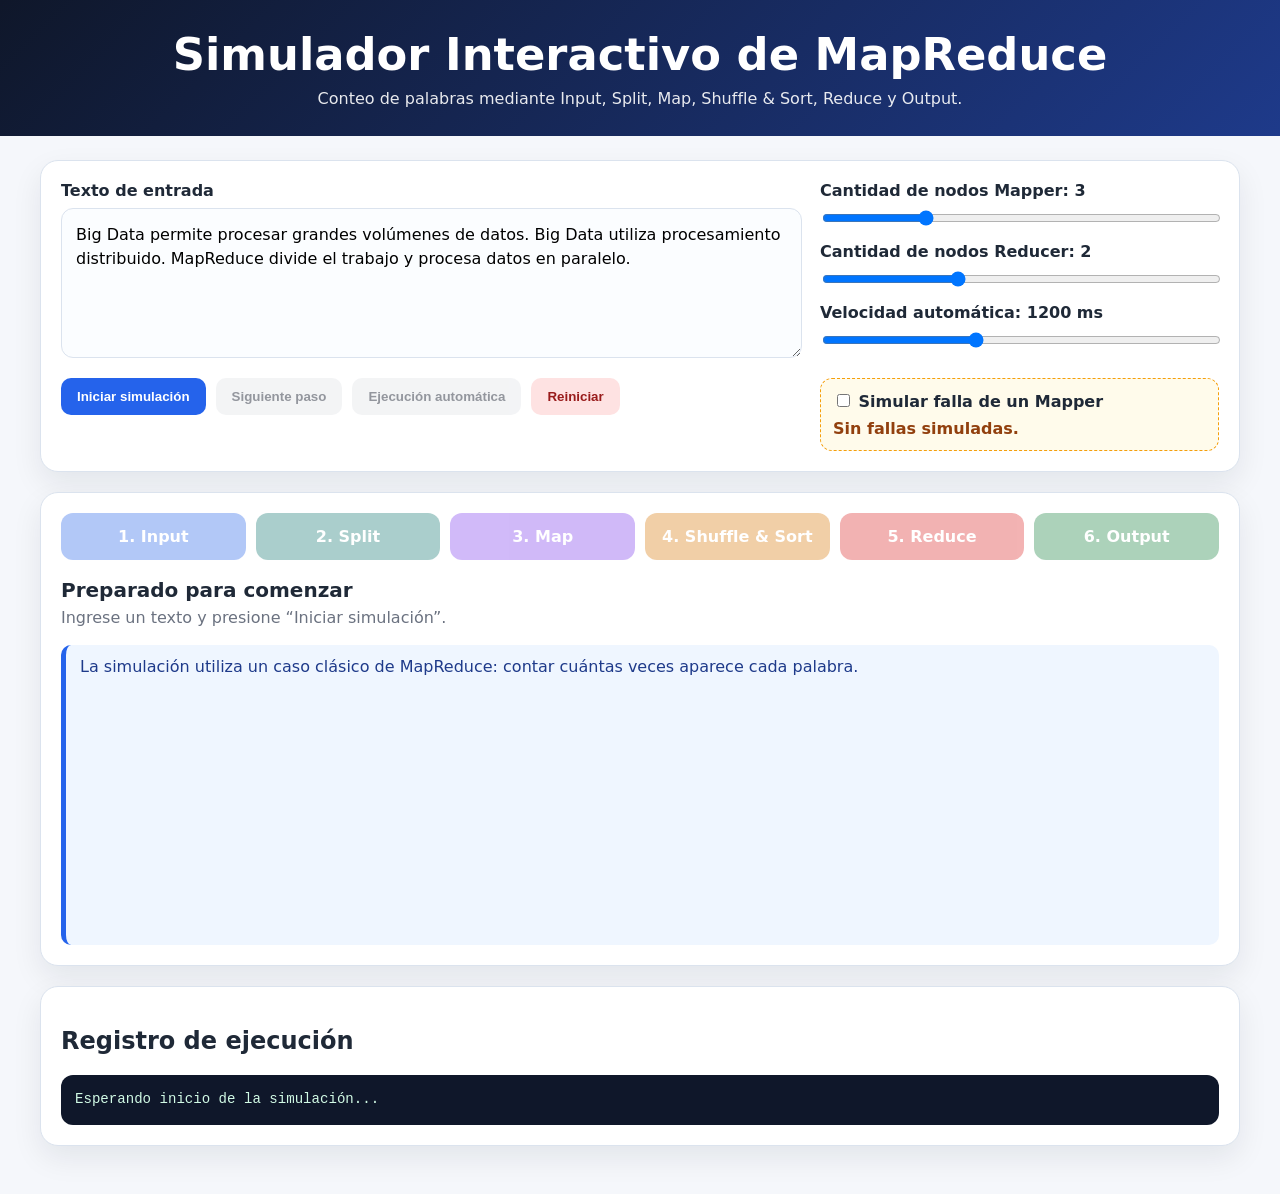
<file: docs/simulador_mapreduce.html>
<!DOCTYPE html>
<html lang="es">
<head>
  <meta charset="UTF-8" />
  <meta name="viewport" content="width=device-width, initial-scale=1.0" />
  <title>Simulador Interactivo de MapReduce</title>
  <style>
    :root{--bg:#f5f7fb;--panel:#fff;--text:#1f2937;--muted:#6b7280;--border:#dbe3ee;--input:#2563eb;--split:#0f766e;--map:#7c3aed;--shuffle:#d97706;--reduce:#dc2626;--output:#15803d;--shadow:0 12px 30px rgba(15,23,42,.08)}
    *{box-sizing:border-box} body{margin:0;font-family:Inter,ui-sans-serif,system-ui,-apple-system,BlinkMacSystemFont,"Segoe UI",sans-serif;background:var(--bg);color:var(--text)}
    header{background:linear-gradient(135deg,#0f172a,#1e3a8a);color:#fff;padding:28px 20px;text-align:center} header h1{margin:0 0 8px;font-size:clamp(1.8rem,4vw,2.8rem)} header p{margin:0;opacity:.9}
    main{width:min(1200px,calc(100% - 32px));margin:24px auto 48px}.panel{background:var(--panel);border:1px solid var(--border);border-radius:18px;padding:20px;box-shadow:var(--shadow);margin-bottom:20px}.grid{display:grid;grid-template-columns:1.3fr .7fr;gap:18px}
    textarea{width:100%;min-height:150px;resize:vertical;border:1px solid var(--border);border-radius:12px;padding:14px;font:inherit;line-height:1.5;background:#fbfdff}label{display:block;font-weight:700;margin-bottom:8px}.controls{display:grid;gap:12px;align-content:start}.controls input[type="range"]{width:100%}
    .button-row{display:flex;flex-wrap:wrap;gap:10px;margin-top:16px}button{border:0;border-radius:10px;padding:11px 16px;font-weight:700;cursor:pointer;transition:.15s}button:hover{transform:translateY(-1px)}button:disabled{opacity:.45;cursor:not-allowed;transform:none}.primary{background:#2563eb;color:#fff}.secondary{background:#e5e7eb;color:#111827}.danger{background:#fee2e2;color:#991b1b}
    .pipeline{display:grid;grid-template-columns:repeat(6,1fr);gap:10px;margin-bottom:18px}.stage{padding:14px 10px;border-radius:12px;color:#fff;text-align:center;font-weight:800;opacity:.35;transition:.25s}.stage.active{opacity:1;transform:translateY(-2px);box-shadow:0 8px 18px rgba(15,23,42,.15)}.s-input{background:var(--input)}.s-split{background:var(--split)}.s-map{background:var(--map)}.s-shuffle{background:var(--shuffle)}.s-reduce{background:var(--reduce)}.s-output{background:var(--output)}
    .step-title{font-size:1.25rem;margin:0 0 6px}.step-description{margin:0 0 18px;color:var(--muted)}.workspace{min-height:300px;display:grid;gap:14px}.cards{display:grid;grid-template-columns:repeat(auto-fit,minmax(210px,1fr));gap:14px}.card{border:1px solid var(--border);border-radius:14px;padding:14px;background:#fff}.card h3{margin:0 0 10px;font-size:1rem}
    .tokens,.pairs,.group-list,.results{display:flex;flex-wrap:wrap;gap:8px}.chip{padding:7px 10px;border-radius:999px;background:#eef2ff;border:1px solid #c7d2fe;font-size:.9rem;font-weight:700}.pair{padding:7px 9px;border-radius:8px;background:#f5f3ff;border:1px solid #ddd6fe;font-family:ui-monospace,SFMono-Regular,Menlo,monospace;font-size:.88rem}.group{border-left:5px solid var(--shuffle);background:#fff7ed;padding:10px 12px;border-radius:8px;font-family:ui-monospace,SFMono-Regular,Menlo,monospace}.result{border-left:5px solid var(--output);background:#f0fdf4;padding:10px 12px;border-radius:8px;font-family:ui-monospace,SFMono-Regular,Menlo,monospace;font-weight:800}
    .log{max-height:230px;overflow:auto;background:#0f172a;color:#d1fae5;border-radius:12px;padding:14px;font-family:ui-monospace,SFMono-Regular,Menlo,monospace;font-size:.88rem;line-height:1.55;white-space:pre-wrap}.note{background:#eff6ff;border-left:5px solid #2563eb;padding:12px 14px;border-radius:10px;color:#1e3a8a}.fault-box{margin-top:14px;border:1px dashed #f59e0b;background:#fffbeb;border-radius:12px;padding:12px}.fault-status{font-weight:800;color:#92400e}
    @media(max-width:820px){.grid{grid-template-columns:1fr}.pipeline{grid-template-columns:repeat(2,1fr)}}@media(max-width:480px){.pipeline{grid-template-columns:1fr}}
  </style>
</head>
<body>
<header><h1>Simulador Interactivo de MapReduce</h1><p>Conteo de palabras mediante Input, Split, Map, Shuffle &amp; Sort, Reduce y Output.</p></header>
<main>
  <section class="panel grid">
    <div>
      <label for="inputText">Texto de entrada</label>
      <textarea id="inputText">Big Data permite procesar grandes volúmenes de datos. Big Data utiliza procesamiento distribuido. MapReduce divide el trabajo y procesa datos en paralelo.</textarea>
      <div class="button-row">
        <button class="primary" id="startBtn">Iniciar simulación</button>
        <button class="secondary" id="nextBtn" disabled>Siguiente paso</button>
        <button class="secondary" id="autoBtn" disabled>Ejecución automática</button>
        <button class="danger" id="resetBtn">Reiniciar</button>
      </div>
    </div>
    <div class="controls">
      <div><label for="mapperCount">Cantidad de nodos Mapper: <span id="mapperValue">3</span></label><input id="mapperCount" type="range" min="2" max="6" value="3"></div>
      <div><label for="reducerCount">Cantidad de nodos Reducer: <span id="reducerValue">2</span></label><input id="reducerCount" type="range" min="1" max="4" value="2"></div>
      <div><label for="speed">Velocidad automática: <span id="speedValue">1200 ms</span></label><input id="speed" type="range" min="400" max="2500" step="100" value="1200"></div>
      <div class="fault-box"><label><input type="checkbox" id="simulateFault"> Simular falla de un Mapper</label><div id="faultStatus" class="fault-status">Sin fallas simuladas.</div></div>
    </div>
  </section>
  <section class="panel">
    <div class="pipeline">
      <div class="stage s-input">1. Input</div><div class="stage s-split">2. Split</div><div class="stage s-map">3. Map</div><div class="stage s-shuffle">4. Shuffle &amp; Sort</div><div class="stage s-reduce">5. Reduce</div><div class="stage s-output">6. Output</div>
    </div>
    <h2 id="stepTitle" class="step-title">Preparado para comenzar</h2>
    <p id="stepDescription" class="step-description">Ingrese un texto y presione “Iniciar simulación”.</p>
    <div id="workspace" class="workspace"><div class="note">La simulación utiliza un caso clásico de MapReduce: contar cuántas veces aparece cada palabra.</div></div>
  </section>
  <section class="panel"><h2>Registro de ejecución</h2><div id="log" class="log">Esperando inicio de la simulación...</div></section>
</main>
<script>
const $=id=>document.getElementById(id), inputText=$('inputText'),mapperCount=$('mapperCount'),reducerCount=$('reducerCount'),speed=$('speed'),mapperValue=$('mapperValue'),reducerValue=$('reducerValue'),speedValue=$('speedValue'),startBtn=$('startBtn'),nextBtn=$('nextBtn'),autoBtn=$('autoBtn'),resetBtn=$('resetBtn'),simulateFault=$('simulateFault'),faultStatus=$('faultStatus'),stepTitle=$('stepTitle'),stepDescription=$('stepDescription'),workspace=$('workspace'),log=$('log'),stages=[...document.querySelectorAll('.stage')];
let state=null,currentStep=-1,autoTimer=null;
mapperCount.oninput=()=>mapperValue.textContent=mapperCount.value;reducerCount.oninput=()=>reducerValue.textContent=reducerCount.value;speed.oninput=()=>speedValue.textContent=`${speed.value} ms`;
function words(text){return text.toLowerCase().normalize('NFD').replace(/[\u0300-\u036f]/g,'').replace(/[^\p{L}\p{N}\s]/gu,' ').split(/\s+/).filter(Boolean)}
function chunks(items,n){const r=Array.from({length:n},()=>[]);items.forEach((x,i)=>r[i%n].push(x));return r}
function esc(v){return String(v).replaceAll('&','&amp;').replaceAll('<','&lt;').replaceAll('>','&gt;').replaceAll('"','&quot;').replaceAll("'",'&#039;')}
function build(){const w=words(inputText.value);if(!w.length){alert('Ingrese un texto válido antes de iniciar.');return null}const s=chunks(w,+mapperCount.value),mapped=s.map(a=>a.map(x=>[x,1])),sh={};mapped.flat().forEach(([k,v])=>(sh[k]??=[]).push(v));const keys=Object.keys(sh).sort((a,b)=>a.localeCompare(b,'es')),rb=Array.from({length:+reducerCount.value},()=>[]);keys.forEach((k,i)=>rb[i%rb.length].push([k,sh[k]]));const red=rb.map(b=>b.map(([k,v])=>[k,v.reduce((a,c)=>a+c,0)]));return{w,s,mapped,sh,rb,red}}
function addLog(m){log.textContent+=`\n[${new Date().toLocaleTimeString('es-CL')}] ${m}`;log.scrollTop=log.scrollHeight}
function setStage(i){stages.forEach((s,j)=>s.classList.toggle('active',j<=i))}
function renderInput(){stepTitle.textContent='Paso 1. Datos de entrada';stepDescription.textContent='El sistema recibe el conjunto completo de datos que será procesado.';workspace.innerHTML=`<div class="card"><h3>Texto original</h3><p>${esc(inputText.value)}</p></div><div class="card"><h3>Palabras detectadas</h3><div class="tokens">${state.w.map(w=>`<span class="chip">${esc(w)}</span>`).join('')}</div></div>`;addLog(`Input recibido: ${state.w.length} palabras.`)}
function renderSplit(){stepTitle.textContent='Paso 2. División en bloques';stepDescription.textContent='Los datos se distribuyen entre varios nodos Mapper para su procesamiento paralelo.';workspace.innerHTML=`<div class="cards">${state.s.map((a,i)=>`<div class="card"><h3>Bloque ${i+1} → Mapper ${i+1}</h3><div class="tokens">${a.map(w=>`<span class="chip">${esc(w)}</span>`).join('')}</div></div>`).join('')}</div>`;addLog(`Split completado en ${state.s.length} bloques.`)}
function renderMap(){stepTitle.textContent='Paso 3. Fase Map';stepDescription.textContent='Cada Mapper transforma las palabras en pares clave–valor con el formato (palabra, 1).';let fm='';if(simulateFault.checked&&state.mapped.length>1){faultStatus.textContent='Falla simulada en Mapper 2. La tarea fue reasignada al Mapper 1.';fm='<div class="note">Se simuló una falla en el Mapper 2. El bloque fue reasignado y procesado nuevamente por otro nodo.</div>';addLog('Falla detectada en Mapper 2; tarea reasignada.')}else faultStatus.textContent='Sin fallas simuladas.';workspace.innerHTML=fm+`<div class="cards">${state.mapped.map((p,i)=>`<div class="card"><h3>Mapper ${i+1}</h3><div class="pairs">${p.map(([k,v])=>`<span class="pair">(${esc(k)}, ${v})</span>`).join('')}</div></div>`).join('')}</div>`;addLog('Fase Map completada: pares clave–valor generados.')}
function renderShuffle(){stepTitle.textContent='Paso 4. Shuffle & Sort';stepDescription.textContent='El sistema agrupa todos los valores asociados a la misma clave y ordena las claves.';workspace.innerHTML=`<div class="group-list">${Object.keys(state.sh).sort((a,b)=>a.localeCompare(b,'es')).map(k=>`<div class="group">${esc(k)} → [${state.sh[k].join(', ')}]</div>`).join('')}</div>`;addLog(`Shuffle & Sort completado: ${Object.keys(state.sh).length} claves agrupadas.`)}
function renderReduce(){stepTitle.textContent='Paso 5. Fase Reduce';stepDescription.textContent='Cada Reducer suma los valores asociados a una clave y produce un total.';workspace.innerHTML=`<div class="cards">${state.red.map((b,i)=>`<div class="card"><h3>Reducer ${i+1}</h3><div class="results">${b.map(([k,v])=>`<div class="result">${esc(k)} → ${v}</div>`).join('')}</div></div>`).join('')}</div>`;addLog(`Fase Reduce completada con ${state.red.length} reducers.`)}
function renderOutput(){stepTitle.textContent='Paso 6. Resultado final';stepDescription.textContent='Los resultados parciales de todos los Reducers se consolidan en una salida única.';const f=state.red.flat().sort((a,b)=>b[1]-a[1]||a[0].localeCompare(b[0],'es'));workspace.innerHTML=`<div class="card"><h3>Conteo final de palabras</h3><div class="results">${f.map(([k,v])=>`<div class="result">${esc(k)} → ${v}</div>`).join('')}</div></div><div class="note">La simulación finalizó correctamente.</div>`;addLog('Output generado. Simulación finalizada.');nextBtn.disabled=true;autoBtn.disabled=true;startBtn.disabled=false;stopAuto()}
const renders=[renderInput,renderSplit,renderMap,renderShuffle,renderReduce,renderOutput];
function next(){if(!state)return;currentStep++;if(currentStep>=renders.length)return;setStage(currentStep);renders[currentStep]();if(currentStep===renders.length-1){nextBtn.disabled=true;autoBtn.disabled=true}}
function start(){state=build();if(!state)return;currentStep=-1;log.textContent='Simulación iniciada.';startBtn.disabled=true;nextBtn.disabled=false;autoBtn.disabled=false;mapperCount.disabled=true;reducerCount.disabled=true;inputText.disabled=true;next()}
function startAuto(){if(!state)return;if(autoTimer){stopAuto();return}autoBtn.textContent='Detener ejecución';autoTimer=setInterval(()=>{if(currentStep>=renders.length-1){stopAuto();return}next()},+speed.value)}
function stopAuto(){if(autoTimer)clearInterval(autoTimer);autoTimer=null;autoBtn.textContent='Ejecución automática'}
function reset(){stopAuto();state=null;currentStep=-1;setStage(-1);startBtn.disabled=false;nextBtn.disabled=true;autoBtn.disabled=true;mapperCount.disabled=false;reducerCount.disabled=false;inputText.disabled=false;faultStatus.textContent='Sin fallas simuladas.';stepTitle.textContent='Preparado para comenzar';stepDescription.textContent='Ingrese un texto y presione “Iniciar simulación”.';workspace.innerHTML='<div class="note">La simulación utiliza un caso clásico de MapReduce: contar cuántas veces aparece cada palabra.</div>';log.textContent='Esperando inicio de la simulación...'}
startBtn.onclick=start;nextBtn.onclick=next;autoBtn.onclick=startAuto;resetBtn.onclick=reset;
</script>
</body>
</html>
</file>
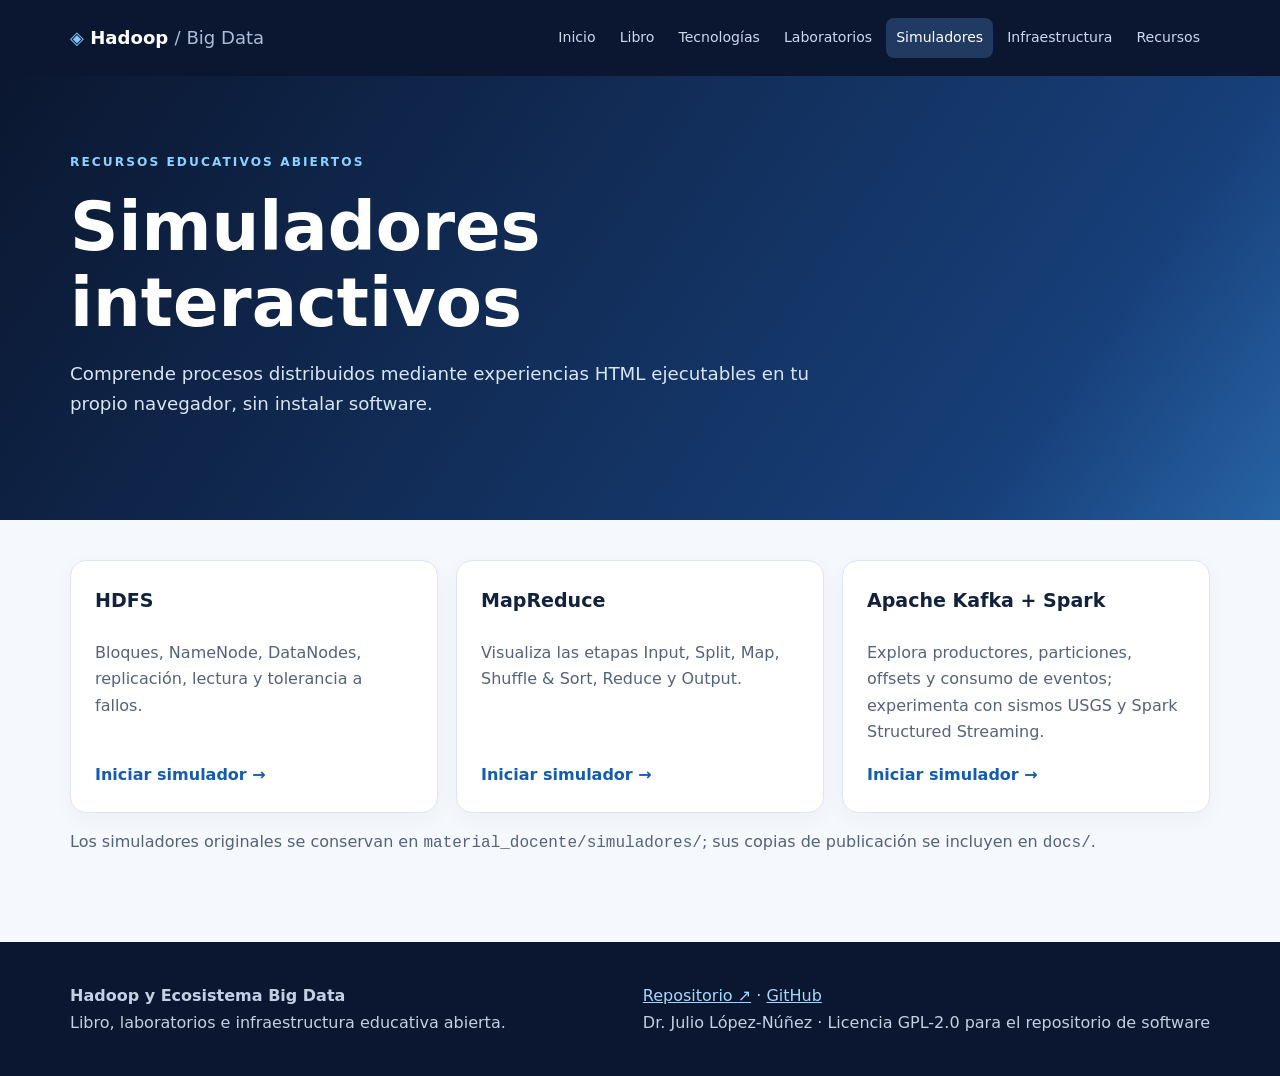
<file: docs/simuladores.html>
<!doctype html><html lang="es"><head><meta charset="utf-8"><meta name="viewport" content="width=device-width,initial-scale=1"><meta name="description" content="Portal abierto de Hadoop, Big Data, HDFS, Hive, Spark, PySpark y Kafka. Libro, simuladores, laboratorios y entorno Docker."><title>Simuladores interactivos | Hadoop y Big Data</title><link rel="stylesheet" href="assets/css/styles.css"></head><body><a class="skip" href="#contenido">Saltar al contenido</a><header class="header"><div class="wrap topline"><a class="brand" href="index.html"><span class="brandmark">◈</span> Hadoop <span class="brandmuted">/ Big Data</span></a><button id="menu" class="menu" aria-expanded="false" aria-controls="navigation">Menú ☰</button><nav id="navigation" aria-label="Navegación principal"><a href="index.html" >Inicio</a><a href="libro.html" >Libro</a><a href="tecnologias.html" >Tecnologías</a><a href="laboratorios.html" >Laboratorios</a><a href="simuladores.html" aria-current="page">Simuladores</a><a href="infraestructura.html" >Infraestructura</a><a href="recursos.html" >Recursos</a></nav></div></header><main id="contenido"><section class="hero"><div class="wrap"><span class="eyebrow">RECURSOS EDUCATIVOS ABIERTOS</span><h1>Simuladores interactivos</h1><p>Comprende procesos distribuidos mediante experiencias HTML ejecutables en tu propio navegador, sin instalar software.</p></div></section><div class="wrap content"><section class="tiles"><article class="card"><h3>HDFS</h3><p>Bloques, NameNode, DataNodes, replicación, lectura y tolerancia a fallos.</p><a class="cta" href="simulador_hdfs.html">Iniciar simulador →</a></article><article class="card"><h3>MapReduce</h3><p>Visualiza las etapas Input, Split, Map, Shuffle & Sort, Reduce y Output.</p><a class="cta" href="simulador_mapreduce.html">Iniciar simulador →</a></article><article class="card"><h3>Apache Kafka + Spark</h3><p>Explora productores, particiones, offsets y consumo de eventos; experimenta con sismos USGS y Spark Structured Streaming.</p><a class="cta" href="simulador_kafka.html">Iniciar simulador →</a></article></section><p class="muted">Los simuladores originales se conservan en <code>material_docente/simuladores/</code>; sus copias de publicación se incluyen en <code>docs/</code>.</p></div></main><footer><div class="wrap footergrid"><p><strong>Hadoop y Ecosistema Big Data</strong><br>Libro, laboratorios e infraestructura educativa abierta.</p><p><a href="https://github.com/juliopez/Hadoop/blob/master/README.md" target="_blank" rel="noopener noreferrer">Repositorio <span aria-hidden="true">↗</span></a> · <a href="https://github.com/juliopez/Hadoop" rel="noopener">GitHub</a><br>Dr. Julio López-Núñez · Licencia GPL-2.0 para el repositorio de software</p></div></footer><script src="assets/js/main.js" defer></script></body></html>
</file>
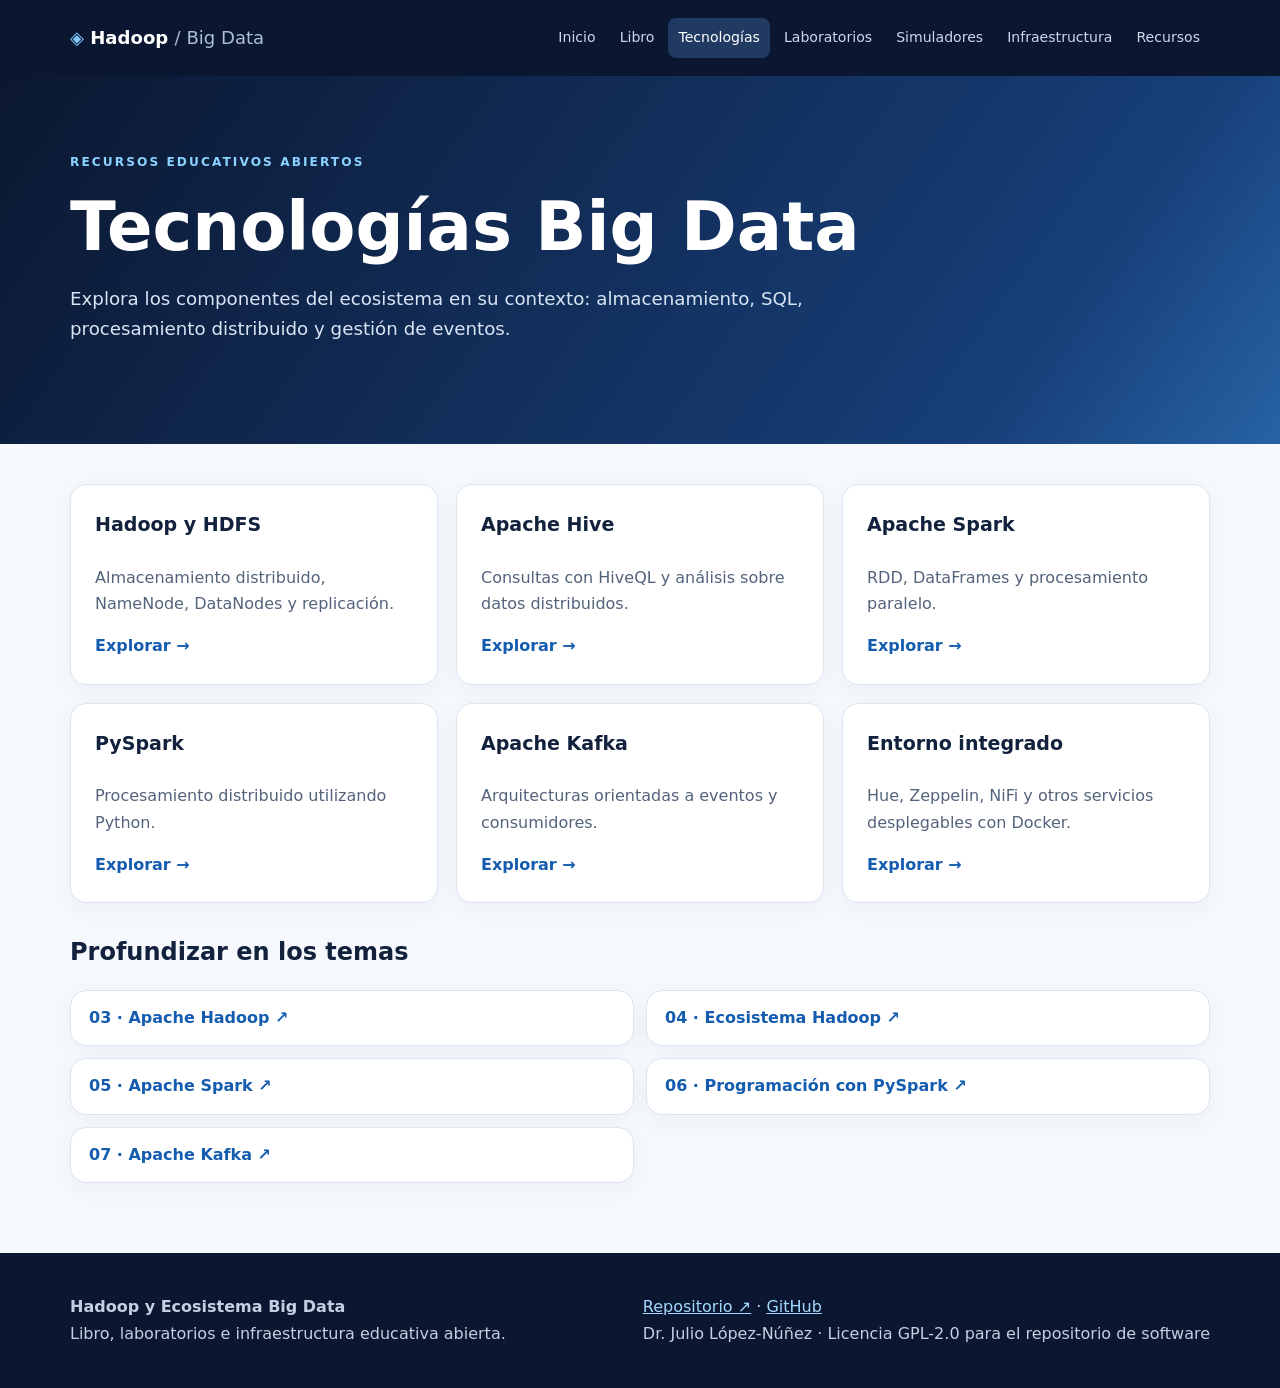
<file: docs/tecnologias.html>
<!doctype html><html lang="es"><head><meta charset="utf-8"><meta name="viewport" content="width=device-width,initial-scale=1"><meta name="description" content="Portal abierto de Hadoop, Big Data, HDFS, Hive, Spark, PySpark y Kafka. Libro, simuladores, laboratorios y entorno Docker."><title>Tecnologías Big Data | Hadoop y Big Data</title><link rel="stylesheet" href="assets/css/styles.css"></head><body><a class="skip" href="#contenido">Saltar al contenido</a><header class="header"><div class="wrap topline"><a class="brand" href="index.html"><span class="brandmark">◈</span> Hadoop <span class="brandmuted">/ Big Data</span></a><button id="menu" class="menu" aria-expanded="false" aria-controls="navigation">Menú ☰</button><nav id="navigation" aria-label="Navegación principal"><a href="index.html" >Inicio</a><a href="libro.html" >Libro</a><a href="tecnologias.html" aria-current="page">Tecnologías</a><a href="laboratorios.html" >Laboratorios</a><a href="simuladores.html" >Simuladores</a><a href="infraestructura.html" >Infraestructura</a><a href="recursos.html" >Recursos</a></nav></div></header><main id="contenido"><section class="hero"><div class="wrap"><span class="eyebrow">RECURSOS EDUCATIVOS ABIERTOS</span><h1>Tecnologías Big Data</h1><p>Explora los componentes del ecosistema en su contexto: almacenamiento, SQL, procesamiento distribuido y gestión de eventos.</p></div></section><div class="wrap content"><section class="tiles"><article class="card"><h3>Hadoop y HDFS</h3><p>Almacenamiento distribuido, NameNode, DataNodes y replicación.</p><a class="cta" href="laboratorios.html">Explorar →</a></article><article class="card"><h3>Apache Hive</h3><p>Consultas con HiveQL y análisis sobre datos distribuidos.</p><a class="cta" href="laboratorios.html">Explorar →</a></article><article class="card"><h3>Apache Spark</h3><p>RDD, DataFrames y procesamiento paralelo.</p><a class="cta" href="libro.html">Explorar →</a></article><article class="card"><h3>PySpark</h3><p>Procesamiento distribuido utilizando Python.</p><a class="cta" href="libro.html">Explorar →</a></article><article class="card"><h3>Apache Kafka</h3><p>Arquitecturas orientadas a eventos y consumidores.</p><a class="cta" href="libro.html">Explorar →</a></article><article class="card"><h3>Entorno integrado</h3><p>Hue, Zeppelin, NiFi y otros servicios desplegables con Docker.</p><a class="cta" href="infraestructura.html">Explorar →</a></article></section><h2>Profundizar en los temas</h2><div class="resources"><div class="resource"><a href="https://github.com/juliopez/Hadoop/blob/master/material_docente/libro/capitulos/capitulo03.md" target="_blank" rel="noopener noreferrer">03 · Apache Hadoop <span aria-hidden="true">↗</span></a></div><div class="resource"><a href="https://github.com/juliopez/Hadoop/blob/master/material_docente/libro/capitulos/capitulo04.md" target="_blank" rel="noopener noreferrer">04 · Ecosistema Hadoop <span aria-hidden="true">↗</span></a></div><div class="resource"><a href="https://github.com/juliopez/Hadoop/blob/master/material_docente/libro/capitulos/capitulo05.md" target="_blank" rel="noopener noreferrer">05 · Apache Spark <span aria-hidden="true">↗</span></a></div><div class="resource"><a href="https://github.com/juliopez/Hadoop/blob/master/material_docente/libro/capitulos/capitulo06.md" target="_blank" rel="noopener noreferrer">06 · Programación con PySpark <span aria-hidden="true">↗</span></a></div><div class="resource"><a href="https://github.com/juliopez/Hadoop/blob/master/material_docente/libro/capitulos/capitulo07.md" target="_blank" rel="noopener noreferrer">07 · Apache Kafka <span aria-hidden="true">↗</span></a></div></div></div></main><footer><div class="wrap footergrid"><p><strong>Hadoop y Ecosistema Big Data</strong><br>Libro, laboratorios e infraestructura educativa abierta.</p><p><a href="https://github.com/juliopez/Hadoop/blob/master/README.md" target="_blank" rel="noopener noreferrer">Repositorio <span aria-hidden="true">↗</span></a> · <a href="https://github.com/juliopez/Hadoop" rel="noopener">GitHub</a><br>Dr. Julio López-Núñez · Licencia GPL-2.0 para el repositorio de software</p></div></footer><script src="assets/js/main.js" defer></script></body></html>
</file>
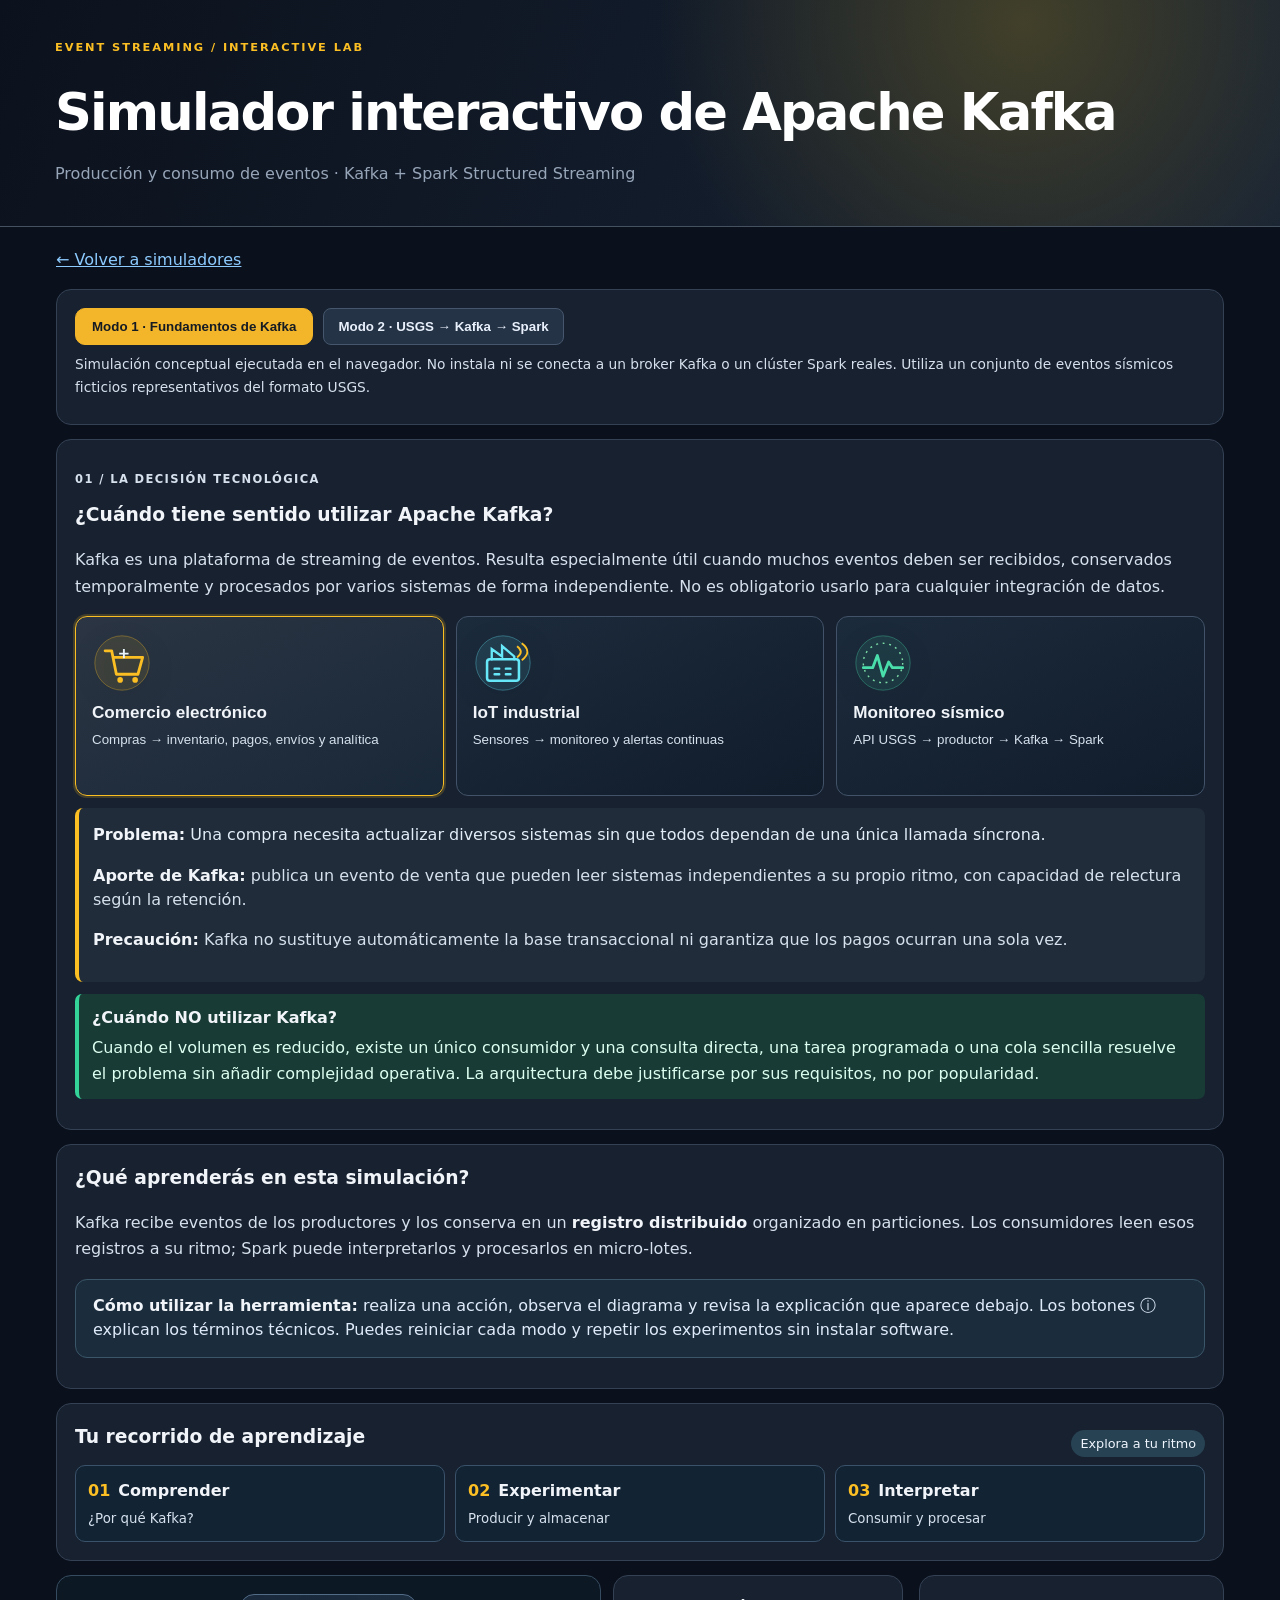
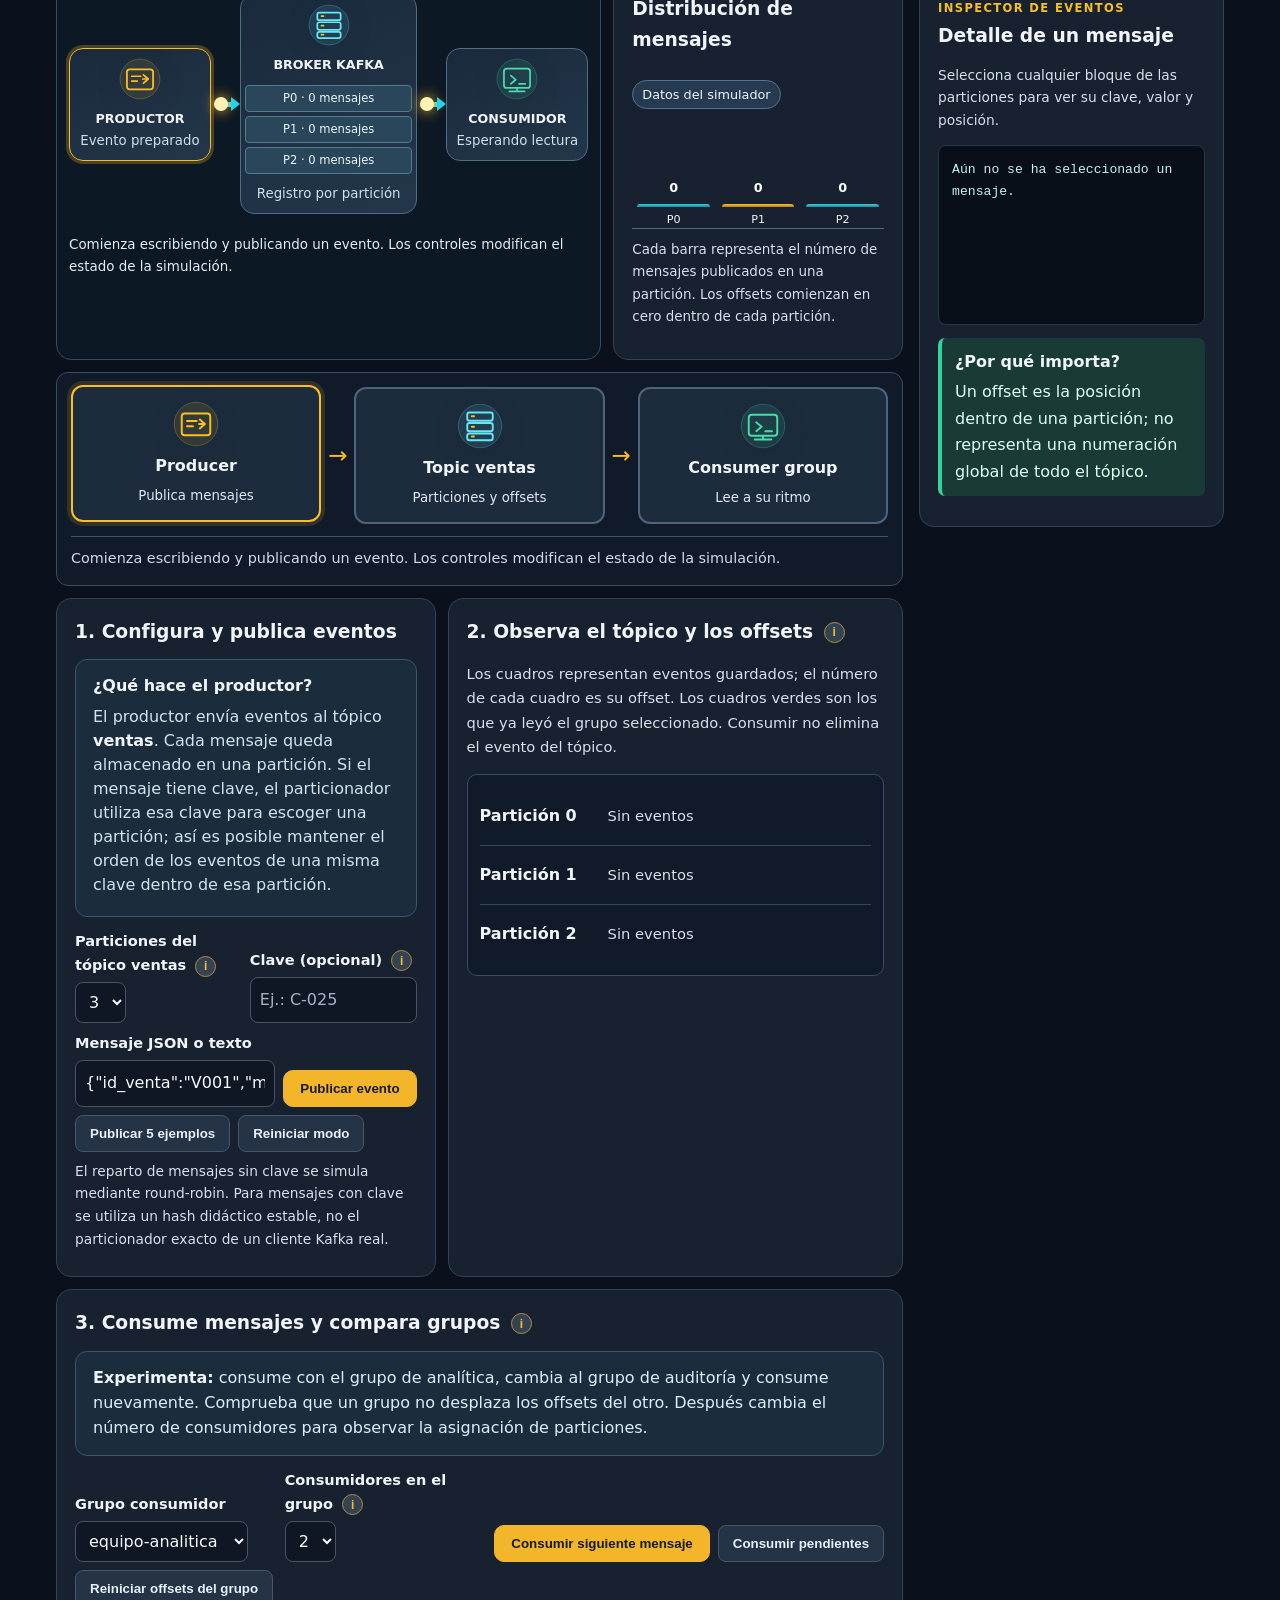
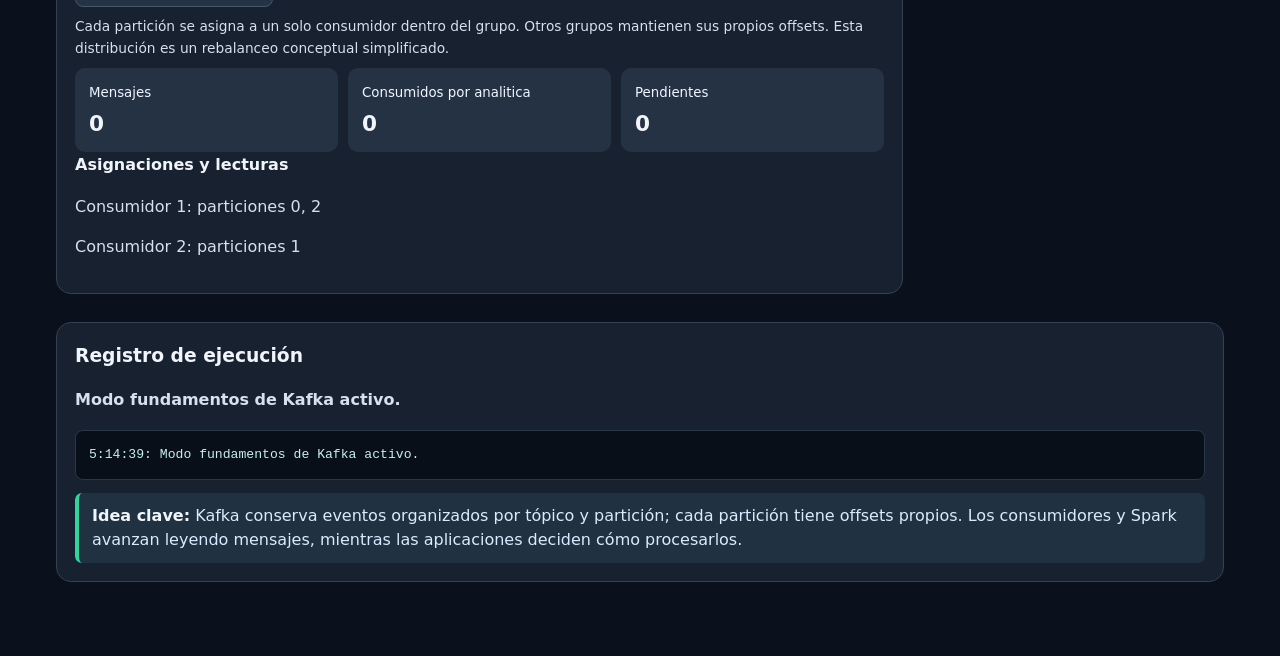
<file: material_docente/simuladores/simulador_kafka.html>
<!doctype html>
<html lang="es"><head><meta charset="utf-8"><meta name="viewport" content="width=device-width, initial-scale=1">
<title>Simulador interactivo de Kafka y Spark | Hadoop y Big Data</title>
<meta name="description" content="Simulador educativo de Apache Kafka y Spark Structured Streaming: productores, particiones, offsets, micro-lotes y checkpoints.">
<link rel="stylesheet" href="../../docs/assets/css/styles.css">
<style>
:root{--ink:#182743;--accent:#2364e8;--line:#dce5f4;--bg:#f4f7fc}
*{box-sizing:border-box}body{margin:0;background:var(--bg);color:var(--ink);font-family:system-ui,-apple-system,Segoe UI,sans-serif}
.khero{background:linear-gradient(115deg,#15223c,#254f91);color:white;text-align:center;padding:24px 16px}
.khero h1{margin:0 0 7px;font-size:clamp(1.5rem,3vw,2.3rem)}.khero p{margin:0;opacity:.88}
.shell{max-width:1150px;margin:20px auto;padding:0 16px 40px}
.panel{background:white;border:1px solid var(--line);border-radius:15px;padding:18px;margin:14px 0;box-shadow:0 4px 15px #20305208}
h2{font-size:1.17rem;margin:0 0 12px}h3{font-size:1rem;margin:0 0 9px}.muted{color:#566781;font-size:.92rem}
.tabs,.controls,.stats{display:flex;gap:10px;flex-wrap:wrap;align-items:center}
button{border:1px solid #c6d7f2;border-radius:8px;padding:10px 14px;background:#ecf3ff;color:#153f88;font-weight:650;cursor:pointer}
button.primary,.tab[aria-selected=true]{background:#2763e8;color:white;border-color:#2763e8}
button:disabled{opacity:.43;cursor:not-allowed}
button:focus-visible,input:focus-visible,select:focus-visible{outline:3px solid #f7ad30;outline-offset:2px}
label{font-size:.91rem;font-weight:650;display:block;margin-bottom:5px}
input,select,textarea{font:inherit;max-width:100%;border:1px solid #ccd6e5;border-radius:8px;padding:9px;background:white;color:var(--ink)}
input[type=number]{width:90px}input[type=range]{padding:0;vertical-align:middle}
.grid{display:grid;grid-template-columns:repeat(auto-fit,minmax(235px,1fr));gap:12px}
.inline{display:flex;gap:8px;flex-wrap:wrap;align-items:end}.inputgroup{flex:1;min-width:135px}
.callout{background:#ecf3ff;border-left:4px solid #2468eb;padding:11px 13px;border-radius:7px;line-height:1.5}
.flow{display:flex;align-items:center;justify-content:space-between;gap:6px;flex-wrap:wrap}
.node{border:1px solid #b7c8e7;background:#f2f6ff;border-radius:9px;padding:10px;flex:1;text-align:center;min-width:120px;font-weight:700}
.arrow{color:#536e99;font-weight:800}
.topic{border:1px solid #bbcbea;border-radius:10px;padding:12px;background:#f7faff}
.partition{display:grid;grid-template-columns:120px 1fr;gap:8px;align-items:center;border-bottom:1px solid #e0e8f4;padding:9px 0}
.partition:last-child{border:0}.cells{display:flex;flex-wrap:wrap;gap:5px;min-height:40px;align-items:center}
.message{font-size:12px;padding:7px;border-radius:6px;background:#cddfff;border:1px solid #8db3ef;min-width:48px;text-align:center}
.message.consumed{background:#c1ead9;border-color:#6ab59b}.message small{display:block}
.stat{background:#f1f6ff;border-radius:10px;padding:11px 14px;flex:1;min-width:125px}.stat strong{display:block;font-size:1.35rem}
pre{white-space:pre-wrap;word-break:break-word;background:#142036;color:#dbeafe;padding:13px;border-radius:8px;max-height:270px;overflow:auto;font-size:.82rem}
table{width:100%;border-collapse:collapse;font-size:.89rem}th,td{text-align:left;padding:8px;border-bottom:1px solid #e5ebf4}th{background:#edf3ff}
.hide{display:none!important}.pill{font-size:.8rem;border-radius:40px;background:#e8f1ff;padding:4px 9px}
.note{font-size:.86rem;color:#536781;margin:8px 0}
#status{min-height:23px;font-weight:650;color:#235a36}
@media(max-width:680px){.partition{grid-template-columns:1fr}.flow{justify-content:center}.arrow{transform:rotate(90deg)}.panel{padding:12px}}

/* Visualización y orientación didáctica */
.explainer{background:#f0f6ff;border:1px solid #cbdcf8;border-radius:12px;padding:14px 17px;margin:12px 0;line-height:1.55}.explainer h3{margin:0 0 6px}.explainer p{margin:5px 0}.help{display:inline-grid;place-items:center;border:1px solid #7da9e8;background:#edf5ff;color:#16468e;width:21px;height:21px;border-radius:50%;font-size:12px;padding:0;vertical-align:middle;margin-left:4px;cursor:help}.help:focus-visible{outline:3px solid orange}.helpbox{position:relative;display:inline-block}.tooltip{display:none;position:absolute;z-index:20;top:30px;left:0;min-width:220px;max-width:280px;background:#17243d;color:white;padding:10px 12px;border-radius:8px;font-size:.82rem;line-height:1.45;box-shadow:0 6px 20px #0003;font-weight:400}.helpbox:hover .tooltip,.helpbox:focus-within .tooltip{display:block}.stage{background:#f6f9ff;border:1px solid #ccdcf3;border-radius:12px;padding:14px;margin-top:12px}.stageFlow{display:flex;align-items:stretch;justify-content:space-around;gap:10px;flex-wrap:wrap}.stageNode{min-width:130px;flex:1;text-align:center;background:white;border:2px solid #c8d8ef;border-radius:12px;padding:13px 10px;transition:transform .22s,border-color .22s,box-shadow .22s}.stageNode.active{border-color:#2370ed;box-shadow:0 0 0 4px #2370ed20;transform:translateY(-2px)}.stageNode strong{display:block;margin:5px 0}.stageNode .glyph{font-size:29px;display:block}.stageNode small{display:block;color:#506581}.stageArrow{align-self:center;font-size:23px;color:#6380a8}.stageCaption{margin:12px 0 0;border-top:1px solid #d6e3f5;padding-top:10px;font-size:.9rem;color:#355374}.legend{display:flex;gap:10px;flex-wrap:wrap;margin:9px 0;font-size:.82rem;color:#415773}.legend span{padding:4px 8px;border:1px solid #d0ddf0;border-radius:20px}.logviz{display:flex;flex-wrap:wrap;gap:8px;margin-top:10px}.logviz span{background:#e5efff;border:1px solid #b4caf2;border-radius:7px;padding:6px 9px;font-size:.82rem}.stepper{display:flex;gap:8px;align-items:center;flex-wrap:wrap;margin:10px 0}.stepper button{background:white}.stepper strong{color:#174eae}.kguide{border-left:4px solid #20a27e;background:#eefaf5;padding:11px 13px;border-radius:7px;margin:12px 0}.kguide strong{display:block;margin-bottom:4px}@media(max-width:700px){.stageArrow{display:none}.stageNode{min-width:44%}.tooltip{left:auto;right:0}}

/* Kafka Event Lab — identidad propia: grafito, ámbar, cian y verde */
:root{--ink:#e9eef7;--accent:#fbbf24;--line:#334155;--bg:#0b111c}
body{background:var(--bg);color:var(--ink)}
.khero{background:radial-gradient(circle at 80% 10%,#42402a 0%,transparent 35%),linear-gradient(110deg,#0c121d,#172335);text-align:left;border-bottom:1px solid #46515f;padding:38px max(20px,calc((100vw - 1170px)/2))}
.khero:before{content:"EVENT STREAMING / INTERACTIVE LAB";display:block;color:#fbbf24;letter-spacing:.17em;font-size:.71rem;font-weight:800;margin-bottom:13px}
.khero h1{color:#fff;font-size:clamp(2rem,4vw,3.3rem);letter-spacing:-.035em}
.khero p{color:#aab9cd;max-width:700px}
.shell{max-width:1200px}
.panel{background:#172130;border:1px solid #344154;box-shadow:none}
h2,h3,strong,label{color:#f1f5f9}
.muted,.note{color:#b6c4d7}
button{background:#253346;border:1px solid #45566d;color:#e8f0fc}
button.primary,.tab[aria-selected=true]{background:#f3b52a;border-color:#f3b52a;color:#151b23}
button:hover:not(:disabled){filter:brightness(1.16)}
input,select,textarea{background:#0f1725;border-color:#475569;color:#f8fafc}
input::placeholder{color:#a7b4c6}
.callout{background:#203241;border-left-color:#34d399;color:#dbeafe}
.explainer{background:#1b2d3d;border-color:#3a5668;color:#e0ebfa}
.kguide{background:#183b35;border-color:#34d399;color:#ddfff1}
.stage,.topic{background:#101a28;border-color:#3a4d64}
.stageNode,.node{background:#1c2c3d;border-color:#4d637f;color:#eff6ff}
.stageNode.active{border-color:#fbbf24;box-shadow:0 0 0 4px #fbbf2425}
.stageNode small,.stageCaption{color:#b4c8db}
.stageCaption{border-color:#40546b}
.partition{border-color:#364557}
.message{background:#29475b;border-color:#5285a0;color:#eaf5ff;cursor:pointer}
.message.consumed{background:#205443;border-color:#38ae86}
.message:hover{outline:2px solid #fbbf24}
.stat{background:#253244}
.help{background:#344353;color:#fbbf24;border-color:#b48b3e}
.tooltip{background:#050b14;border:1px solid #8ba2ba}
pre{background:#090f19;border:1px solid #26374a;color:#c6f1ec}
.stageArrow,.arrow{color:#fbbf24}
.pill{background:#274252}
a{color:#8dcbff}
.lab-layout{display:grid;grid-template-columns:minmax(0,1.7fr) minmax(280px,.8fr);gap:16px;align-items:start}
.lab-layout>.panel{margin-top:0}
.context-grid{display:grid;grid-template-columns:repeat(3,minmax(0,1fr));gap:12px}
.usecase{background:#111c2a;border:1px solid #425369;border-radius:12px;padding:16px;text-align:left;color:#eaf1f8}
.usecase strong{display:block;font-size:1.07rem;margin:8px 0}.usecase .caseicon{font-size:1.65rem}
.usecase[aria-pressed=true]{border-color:#fbbf24;box-shadow:0 0 0 2px #fbbf2430}
#caseDetail{border-left:4px solid #fbbf24;background:#202c3a;padding:14px;margin-top:12px;border-radius:8px;line-height:1.6;color:#dbe7f4}
.side-inspector{position:sticky;top:12px}
.inspector-label{color:#fbbf24;text-transform:uppercase;letter-spacing:.12em;font-size:.72rem;font-weight:800}
#inspector{min-height:180px}
.message.selected{outline:2px solid #fbbf24;background:#594a2b}
.stageFlow{gap:7px}
.stageNode{min-width:115px}
@media(max-width:900px){.lab-layout{grid-template-columns:1fr}.side-inspector{position:static}}
@media(max-width:680px){.context-grid{grid-template-columns:1fr}.khero{padding:30px 18px}}

/* Iteración visual: legibilidad WCAG, cartografía de eventos y métricas */
.panel .muted,.panel .note,.stageNode small,.stageCaption{color:#d1dbe8!important}
.panel p,.panel span,.panel small{line-height:1.5}
.partition .muted{color:#d9e3ef!important}
.stageNode small{color:#e2e8f0!important}
.lab-flow{position:relative;display:grid;grid-template-columns:1fr auto 1.4fr auto 1fr;align-items:center;gap:10px;padding:17px 5px}
.flow-entity{position:relative;min-height:112px;background:linear-gradient(155deg,#1a2a3c,#23364a);border:1px solid #526b87;border-radius:14px;padding:13px;text-align:center;overflow:hidden}
.flow-entity strong{display:block;font-size:1rem}
.flow-entity small{display:block;color:#d0dfed}
.flow-entity .entity-symbol{display:block;font-size:30px;margin-bottom:5px}
.flow-entity.is-active{border-color:#fbbf24;box-shadow:0 0 0 3px #fbbf2440}
.flow-link{width:48px;height:5px;background:linear-gradient(90deg,#fbbf24,#22d3ee);position:relative;border-radius:5px;overflow:visible}
.flow-link:after{content:"";position:absolute;right:-4px;top:-5px;border-top:7px solid transparent;border-bottom:7px solid transparent;border-left:9px solid #22d3ee}
.flow-pulse{position:absolute;top:-5px;width:14px;height:14px;background:#fff1b8;border-radius:50%;box-shadow:0 0 14px #fbbf24;animation:travel 1.25s linear infinite}
@keyframes travel{from{left:0}to{left:calc(100% - 8px)}}
@media(prefers-reduced-motion:reduce){.flow-pulse{animation:none;left:40%}}
.flow-broker{display:flex;gap:4px;flex-direction:column;margin:9px 0}
.flow-broker span{background:#29465a;border:1px solid #557b90;border-radius:4px;padding:3px;font-size:.72rem;color:#e9f8ff}
.viz-heading{display:flex;align-items:center;justify-content:space-between;gap:12px;flex-wrap:wrap}
.metricplot{display:flex;gap:12px;align-items:flex-end;height:138px;border-bottom:1px solid #53687c;margin-top:10px;padding:12px 5px 0}
.plotcol{flex:1;max-width:80px;min-width:35px;text-align:center;display:flex;flex-direction:column;justify-content:flex-end;height:100%;gap:5px}
.plotbar{background:linear-gradient(180deg,#36d5dd,#2785a2);border-radius:6px 6px 0 0;min-height:3px;transition:height .2s ease}
.plotcol:nth-child(even) .plotbar{background:linear-gradient(180deg,#fbbf24,#bc7e1e)}
.plotcol small{font-size:.7rem;color:#d3e2f1}
.plotcol strong{font-size:.8rem;color:#fff}
.chart-note{font-size:.84rem;color:#d0dfed;margin-top:10px}
#stageDynamic{border-radius:15px;padding:8px 12px;background:#0d1825;border:1px solid #354c60;margin:12px 0}
#stageDynamic .flow-broker span{color:#e8fcff}
.event-guide{color:#cfe5f4}
@media(max-width:690px){.lab-flow{grid-template-columns:1fr;justify-items:stretch}.flow-link{width:5px;height:25px;margin:auto}.flow-link:after{top:auto;right:-5px;bottom:-5px;border-left:7px solid transparent;border-right:7px solid transparent;border-top:9px solid #22d3ee;border-bottom:0}.flow-pulse{display:none}}

/* Contraste accesible y nueva iconografía vectorial */
:root{color-scheme:dark}
body{color:#f1f5f9}
.panel p,.panel .muted,.panel .note,.panel small,.panel .chart-note,
.panel .stageCaption,.panel .stageNode small,
#contextos>p,.panel .event-guide,.panel .partition .muted,
.panel .usecase>span:last-child{color:#d6e1ed!important}
.panel .pill,.panel .stat small,.panel .plotcol small{color:#f0f6ff!important}
#contextos>p,.panel>p{line-height:1.65}
#visualMetrics .pill{background:#263b51;border:1px solid #57728d}
.caseicon{display:block}
.art-icon{display:block;width:62px;height:62px;filter:drop-shadow(0 5px 15px #0003)}
.usecase{min-height:180px;display:flex;flex-direction:column;align-items:flex-start;gap:7px;background:linear-gradient(155deg,#1c2b3c,#111c2b)}
.usecase .art-icon{width:60px;height:60px;margin-bottom:3px}
.usecase strong{margin:0}
.usecase span:last-child{font-weight:450}
.usecase:hover{transform:translateY(-2px);border-color:#8ca8c0;transition:transform .15s,border-color .15s}
.usecase[aria-pressed=true]{background:linear-gradient(155deg,#2b3543,#192838)}
.flow-entity .art-icon{width:68px;height:68px;margin:0 auto 8px}
.stageNode .art-icon{width:48px;height:48px;margin:0 auto 5px}
#caseDetail,#liveNarrative{color:#e2edf8}
.flow-broker span{color:#eaf8ff!important}
.message small{color:#e5f2ff!important}
.tooltip{color:#f8fafc}
button:focus-visible,.usecase:focus-visible{outline:3px solid #facc15;outline-offset:3px}
@media(prefers-reduced-motion:reduce){.usecase:hover{transform:none}}

/* Arquitectura didáctica de múltiples columnas */
.learner-path{margin-bottom:14px}.path-grid{display:grid;grid-template-columns:repeat(3,minmax(0,1fr));gap:10px}
.path-grid>div{background:#122334;border:1px solid #3a536a;border-radius:10px;padding:12px}
.path-grid span{display:inline-block;color:#fbbf24;font-weight:800;margin-right:8px}
.path-grid strong{display:inline}.path-grid small{display:block;color:#d1e2ef;margin-top:5px}
.lab-layout{grid-template-columns:minmax(0,1fr) minmax(280px,.36fr);align-items:start}
.workspace-visual{display:grid;grid-template-columns:minmax(0,1.6fr) minmax(220px,.85fr);gap:12px}
.workspace-visual #stageDynamic{margin:0;min-width:0}.workspace-visual #visualMetrics{margin:0;min-width:0}
.workspace-visual .lab-flow{grid-template-columns:1fr 23px 1.25fr 23px 1fr;gap:3px;padding:10px 0}
.workspace-visual .flow-link{width:22px}
.workspace-visual .flow-entity{min-width:0;padding:8px 4px;min-height:108px}
.workspace-visual .flow-entity strong{font-size:.79rem}
.workspace-visual .flow-entity .art-icon{width:44px;height:44px}
.workspace-visual #partitionChart{height:110px}
.kafka-workgrid{display:grid;grid-template-columns:minmax(290px,1fr) minmax(320px,1.2fr);gap:12px;margin-top:12px}
.kafka-workgrid .panel{height:100%;margin:0}
#modeKafka>.panel,#modeSpark>.panel{margin-top:12px}
#modeKafka>.stage{margin-top:12px}
#workArea .panel{min-width:0}
#workArea pre{max-width:100%}
@media(max-width:1180px){.workspace-visual{grid-template-columns:1fr}.workspace-visual #stageDynamic{margin-top:10px}}
@media(max-width:960px){.lab-layout{grid-template-columns:1fr}.kafka-workgrid{grid-template-columns:1fr 1fr}.side-inspector{position:static}}
@media(max-width:710px){.kafka-workgrid,.path-grid{grid-template-columns:1fr}.workspace-visual .lab-flow{grid-template-columns:1fr}.workspace-visual .flow-link{width:5px;height:20px}}
</style></head>
<body>
<div class="khero"><h1>Simulador interactivo de Apache Kafka</h1><p>Producción y consumo de eventos · Kafka + Spark Structured Streaming</p></div>
<main class="shell">
<p><a href="../../docs/simuladores.html">← Volver a simuladores</a></p>
<section class="panel"><div class="tabs" role="tablist" aria-label="Modo de simulación">
<button class="tab primary" id="tabKafka" role="tab" aria-selected="true" aria-controls="modeKafka">Modo 1 · Fundamentos de Kafka</button>
<button class="tab" id="tabSpark" role="tab" aria-selected="false" aria-controls="modeSpark">Modo 2 · USGS → Kafka → Spark</button></div>
<p class="note">Simulación conceptual ejecutada en el navegador. No instala ni se conecta a un broker Kafka o un clúster Spark reales. Utiliza un conjunto de eventos sísmicos ficticios representativos del formato USGS.</p>
</section>
<section class="panel" id="contextos"><p class="inspector-label">01 / La decisión tecnológica</p><h2>¿Cuándo tiene sentido utilizar Apache Kafka?</h2><p>Kafka es una plataforma de streaming de eventos. Resulta especialmente útil cuando muchos eventos deben ser recibidos, conservados temporalmente y procesados por varios sistemas de forma independiente. No es obligatorio usarlo para cualquier integración de datos.</p>
<div class="context-grid">
<button class="usecase" data-case="retail" aria-pressed="true"><svg class="art-icon" viewBox="0 0 64 64" role="img" aria-hidden="true" xmlns="http://www.w3.org/2000/svg"><circle cx="32" cy="32" r="29" fill="#fbbf24" fill-opacity=".10" stroke="#fbbf24" stroke-opacity=".35"/><path d="M14 19h7l5 25h23l5-18H24" fill="none" stroke="#fbbf24" stroke-width="3" stroke-linecap="round" stroke-linejoin="round"/><circle cx="30" cy="50" r="3" fill="#fbbf24"/><circle cx="46" cy="50" r="3" fill="#fbbf24"/><path d="M34 17v10m-5-5h10" stroke="#e9f3fb" stroke-width="2"/></svg><strong>Comercio electrónico</strong><span>Compras → inventario, pagos, envíos y analítica</span></button>
<button class="usecase" data-case="iot" aria-pressed="false"><svg class="art-icon" viewBox="0 0 64 64" role="img" aria-hidden="true" xmlns="http://www.w3.org/2000/svg"><circle cx="32" cy="32" r="29" fill="#67e8f9" fill-opacity=".10" stroke="#67e8f9" stroke-opacity=".35"/><rect x="15" y="28" width="34" height="23" rx="3" fill="none" stroke="#67e8f9" stroke-width="2.7"/><path d="M20 28V17l11 8V14l13 11v3M23 38h5m7 0h5M23 44h5m7 0h5" stroke="#67e8f9" stroke-width="2.5" fill="none" stroke-linecap="round"/><path d="M47 14q8 6 0 12M52 11q12 9 0 18" stroke="#fbbf24" stroke-width="2" fill="none"/></svg><strong>IoT industrial</strong><span>Sensores → monitoreo y alertas continuas</span></button>
<button class="usecase" data-case="sismos" aria-pressed="false"><svg class="art-icon" viewBox="0 0 64 64" role="img" aria-hidden="true" xmlns="http://www.w3.org/2000/svg"><circle cx="32" cy="32" r="29" fill="#4adeab" fill-opacity=".10" stroke="#4adeab" stroke-opacity=".35"/><path d="M11 37h10l5-13 6 22 6-15 4 6h11" stroke="#4adeab" stroke-width="3" fill="none" stroke-linejoin="round" stroke-linecap="round"/><circle cx="32" cy="32" r="21" stroke="#7cdda8" stroke-width="1.5" stroke-dasharray="2 5" fill="none"/></svg><strong>Monitoreo sísmico</strong><span>API USGS → productor → Kafka → Spark</span></button>
</div><div id="caseDetail" aria-live="polite"><strong>Problema:</strong> Una compra necesita actualizar diversos sistemas sin que todos dependan de una única llamada síncrona.<p><strong>Aporte de Kafka:</strong> publica un evento de venta que pueden leer sistemas independientes a su propio ritmo, con capacidad de relectura según la retención.</p><p><strong>Precaución:</strong> Kafka no sustituye automáticamente la base transaccional ni garantiza que los pagos ocurran una sola vez.</p></div>
<div class="kguide"><strong>¿Cuándo NO utilizar Kafka?</strong> Cuando el volumen es reducido, existe un único consumidor y una consulta directa, una tarea programada o una cola sencilla resuelve el problema sin añadir complejidad operativa. La arquitectura debe justificarse por sus requisitos, no por popularidad.</div></section><section class="panel"><h2>¿Qué aprenderás en esta simulación?</h2><p>Kafka recibe eventos de los productores y los conserva en un <strong>registro distribuido</strong> organizado en particiones. Los consumidores leen esos registros a su ritmo; Spark puede interpretarlos y procesarlos en micro-lotes.</p><div class="explainer"><strong>Cómo utilizar la herramienta:</strong> realiza una acción, observa el diagrama y revisa la explicación que aparece debajo. Los botones <span aria-hidden="true">ⓘ</span> explican los términos técnicos. Puedes reiniciar cada modo y repetir los experimentos sin instalar software.</div></section><section class="panel learner-path"><div class="viz-heading"><h2>Tu recorrido de aprendizaje</h2><span class="pill">Explora a tu ritmo</span></div><div class="path-grid"><div><span>01</span><strong>Comprender</strong><small>¿Por qué Kafka?</small></div><div><span>02</span><strong>Experimentar</strong><small>Producir y almacenar</small></div><div><span>03</span><strong>Interpretar</strong><small>Consumir y procesar</small></div></div></section><section class="lab-layout" id="labWorkspace"><div id="workArea"><div class="workspace-visual"><div id="stageDynamic" aria-label="Ruta visual dinámica de los mensajes">
<div class="lab-flow">
<div class="flow-entity" id="liveProducer"><svg class="art-icon" viewBox="0 0 64 64" role="img" aria-hidden="true" xmlns="http://www.w3.org/2000/svg"><circle cx="32" cy="32" r="29" fill="#fbbf24" fill-opacity=".10" stroke="#fbbf24" stroke-opacity=".35"/><rect x="13" y="18" width="38" height="29" rx="4" fill="none" stroke="#fbbf24" stroke-width="2.6"/><path d="M20 28h13m-13 7h8m8-3h8m-7-6 7 6-7 6" fill="none" stroke="#fbbf24" stroke-width="2.5" stroke-linejoin="round" stroke-linecap="round"/></svg><strong>PRODUCTOR</strong><small id="liveProducerCaption">Esperando publicación</small></div>
<div class="flow-link"><span class="flow-pulse" aria-hidden="true"></span></div>
<div class="flow-entity" id="liveBroker"><svg class="art-icon" viewBox="0 0 64 64" role="img" aria-hidden="true" xmlns="http://www.w3.org/2000/svg"><circle cx="32" cy="32" r="29" fill="#67e8f9" fill-opacity=".10" stroke="#67e8f9" stroke-opacity=".35"/><rect x="15" y="14" width="34" height="11" rx="3" stroke="#67e8f9" stroke-width="2.5" fill="none"/><rect x="15" y="28" width="34" height="11" rx="3" stroke="#67e8f9" stroke-width="2.5" fill="none"/><rect x="15" y="42" width="34" height="9" rx="3" stroke="#67e8f9" stroke-width="2.5" fill="none"/><path d="M21 19h3m-3 14h3m-3 13h3" stroke="#fbbf24" stroke-width="2.5" stroke-linecap="round"/></svg><strong>BROKER KAFKA</strong><div class="flow-broker" id="brokerMini"></div><small>Registro por partición</small></div>
<div class="flow-link"><span class="flow-pulse" aria-hidden="true"></span></div>
<div class="flow-entity" id="liveConsumer"><svg class="art-icon" viewBox="0 0 64 64" role="img" aria-hidden="true" xmlns="http://www.w3.org/2000/svg"><circle cx="32" cy="32" r="29" fill="#4adeab" fill-opacity=".10" stroke="#4adeab" stroke-opacity=".35"/><rect x="13" y="17" width="38" height="28" rx="4" fill="none" stroke="#4adeab" stroke-width="2.5"/><path d="M23 27l7 6-7 6m12 0h9M32 45v5m-11 0h22" stroke="#4adeab" stroke-width="2.5" fill="none" stroke-linecap="round"/></svg><strong id="liveConsumerName">CONSUMIDOR</strong><small id="liveConsumerCaption">Esperando lectura</small></div>
</div><p class="chart-note" id="liveNarrative">Publica mensajes y observa su almacenamiento. Consumirlos no los elimina del registro.</p></div>
<div class="panel" id="visualMetrics"><div class="viz-heading"><h2>Distribución de mensajes</h2><span class="pill">Datos del simulador</span></div><div id="partitionChart" class="metricplot" role="img" aria-label="Distribución de mensajes por partición"></div><p class="chart-note">Cada barra representa el número de mensajes publicados en una partición. Los offsets comienzan en cero dentro de cada partición.</p></div></div><section id="modeKafka" role="tabpanel" aria-labelledby="tabKafka">
<div class="stage" aria-label="Diagrama interactivo del recorrido de eventos"><div class="stageFlow"><div class="stageNode" id="visualProducer"><svg class="art-icon" viewBox="0 0 64 64" role="img" aria-hidden="true" xmlns="http://www.w3.org/2000/svg"><circle cx="32" cy="32" r="29" fill="#fbbf24" fill-opacity=".10" stroke="#fbbf24" stroke-opacity=".35"/><rect x="13" y="18" width="38" height="29" rx="4" fill="none" stroke="#fbbf24" stroke-width="2.6"/><path d="M20 28h13m-13 7h8m8-3h8m-7-6 7 6-7 6" fill="none" stroke="#fbbf24" stroke-width="2.5" stroke-linejoin="round" stroke-linecap="round"/></svg><strong>Producer</strong><small>Publica mensajes</small></div><span class="stageArrow">→</span><div class="stageNode" id="visualBroker"><svg class="art-icon" viewBox="0 0 64 64" role="img" aria-hidden="true" xmlns="http://www.w3.org/2000/svg"><circle cx="32" cy="32" r="29" fill="#67e8f9" fill-opacity=".10" stroke="#67e8f9" stroke-opacity=".35"/><rect x="15" y="14" width="34" height="11" rx="3" stroke="#67e8f9" stroke-width="2.5" fill="none"/><rect x="15" y="28" width="34" height="11" rx="3" stroke="#67e8f9" stroke-width="2.5" fill="none"/><rect x="15" y="42" width="34" height="9" rx="3" stroke="#67e8f9" stroke-width="2.5" fill="none"/><path d="M21 19h3m-3 14h3m-3 13h3" stroke="#fbbf24" stroke-width="2.5" stroke-linecap="round"/></svg><strong>Topic ventas</strong><small>Particiones y offsets</small></div><span class="stageArrow">→</span><div class="stageNode" id="visualConsumer"><svg class="art-icon" viewBox="0 0 64 64" role="img" aria-hidden="true" xmlns="http://www.w3.org/2000/svg"><circle cx="32" cy="32" r="29" fill="#4adeab" fill-opacity=".10" stroke="#4adeab" stroke-opacity=".35"/><rect x="13" y="17" width="38" height="28" rx="4" fill="none" stroke="#4adeab" stroke-width="2.5"/><path d="M23 27l7 6-7 6m12 0h9M32 45v5m-11 0h22" stroke="#4adeab" stroke-width="2.5" fill="none" stroke-linecap="round"/></svg><strong>Consumer group</strong><small>Lee a su ritmo</small></div></div><div class="stageCaption" id="visualCaption" role="status">Comienza publicando un evento. Observa cómo aparece en una partición y cómo su offset identifica su posición.</div></div><div class="kafka-workgrid"><div class="producer-column"><div class="panel"><h2>1. Configura y publica eventos</h2><div class="explainer"><h3>¿Qué hace el productor?</h3><p>El productor envía eventos al tópico <strong>ventas</strong>. Cada mensaje queda almacenado en una partición. Si el mensaje tiene clave, el particionador utiliza esa clave para escoger una partición; así es posible mantener el orden de los eventos de una misma clave dentro de esa partición.</p></div>
<div class="inline">
<div class="inputgroup"><label for="partitions">Particiones del tópico ventas <span class="helpbox"><button class="help" type="button" aria-label="Ayuda sobre particiones">i</button><span class="tooltip" role="tooltip">Cada partición es un registro ordenado independiente. Más particiones permiten distribuir el trabajo, pero no crean un orden global entre todas ellas.</span></span></label><select id="partitions"><option>1</option><option selected>3</option><option>4</option><option>6</option></select></div>
<div class="inputgroup"><label for="key">Clave (opcional) <span class="helpbox"><button class="help" type="button" aria-label="Ayuda sobre la clave">i</button><span class="tooltip" role="tooltip">La clave identifica o agrupa eventos relacionados. Con la misma clave, un particionador estable dirige mensajes a la misma partición, mientras no cambie la configuración relevante.</span></span></label><input id="key" placeholder="Ej.: C-025"></div>
<div class="inputgroup"><label for="value">Mensaje JSON o texto</label><input id="value" value='{"id_venta":"V001","monto":12000}'></div>
<button class="primary" id="publish">Publicar evento</button>
<button id="publishSeries">Publicar 5 ejemplos</button>
<button id="clearKafka">Reiniciar modo</button>
</div><p class="note">El reparto de mensajes sin clave se simula mediante round-robin. Para mensajes con clave se utiliza un hash didáctico estable, no el particionador exacto de un cliente Kafka real.</p>
</div>
</div><div class="topic-column"><div class="panel"><h2>2. Observa el tópico y los offsets <span class="helpbox"><button class="help" aria-label="¿Qué es un offset?" type="button">i</button><span class="tooltip" role="tooltip">Offset: posición secuencial de un mensaje dentro de una partición. Cada partición comienza su propia secuencia en cero.</span></span></h2><p class="muted">Los cuadros representan eventos guardados; el número de cada cuadro es su offset. Los cuadros verdes son los que ya leyó el grupo seleccionado. Consumir no elimina el evento del tópico.</p><div id="topicKafka" class="topic" aria-live="polite"></div></div>
</div></div><div class="panel"><h2>3. Consume mensajes y compara grupos <span class="helpbox"><button class="help" type="button" aria-label="¿Qué es un grupo consumidor?">i</button><span class="tooltip" role="tooltip">Un grupo coordina lectores que se reparten particiones. Cada grupo tiene su progreso independiente y puede leer el mismo tópico.</span></span></h2><div class="explainer"><strong>Experimenta:</strong> consume con el grupo de analítica, cambia al grupo de auditoría y consume nuevamente. Comprueba que un grupo no desplaza los offsets del otro. Después cambia el número de consumidores para observar la asignación de particiones.</div>
<div class="inline"><div class="inputgroup"><label for="group">Grupo consumidor</label><select id="group"><option value="analitica">equipo-analitica</option><option value="auditoria">equipo-auditoria</option></select></div>
<div class="inputgroup"><label for="consumers">Consumidores en el grupo <span class="helpbox"><button class="help" type="button" aria-label="Ayuda sobre consumidores">i</button><span class="tooltip" role="tooltip">Dentro de un grupo, una partición se asigna a un consumidor a la vez. Si hay más consumidores que particiones, algunos quedan sin trabajo.</span></span></label><select id="consumers"><option>1</option><option selected>2</option><option>3</option><option>4</option></select></div>
<button class="primary" id="consume">Consumir siguiente mensaje</button><button id="consumeAll">Consumir pendientes</button>
<button id="resetGroup">Reiniciar offsets del grupo</button></div>
<p class="note" id="groupExplain"></p><div class="stats" id="kStats"></div>
<h3>Asignaciones y lecturas</h3><div id="assignments"></div>
</div></section>
<section id="modeSpark" class="hide" role="tabpanel" aria-labelledby="tabSpark">
<div class="panel"><h2>1. Comprende la arquitectura</h2><div class="explainer"><h3>¿Qué ocurre en cada etapa?</h3><p><strong>USGS:</strong> entrega una instantánea GeoJSON al consultar una URL REST. <strong>Python:</strong> extrae los campos de cada sismo y publica mensajes JSON con <code>id_evento</code> como clave. <strong>Kafka:</strong> los conserva en el tópico <code>sismos_usgs</code>. <strong>Spark:</strong> lee los registros pendientes, interpreta su esquema y aplica filtros.</p><p>Este es un ejemplo <em>near real-time</em>: consultar periódicamente una API no equivale a recibir eventos continuamente desde ella.</p></div>
<div class="flow"><div class="node">API REST USGS<br><small>GeoJSON</small></div><span class="arrow">→</span><div class="node">Productor Python<br><small>JSON + id_evento</small></div><span class="arrow">→</span><div class="node">Kafka<br><small>sismos_usgs</small></div><span class="arrow">→</span><div class="node">Spark<br><small>Micro-lotes</small></div></div>
<p class="note">Una consulta HTTP obtiene una instantánea del feed. El productor la publica en Kafka y Spark lee los mensajes en micro-lotes. Publicar nuevamente el mismo feed puede generar duplicados.</p>
</div>
<div class="panel"><h2>2. Datos sísmicos de ejemplo y productor</h2><div class="kguide"><strong>Observa la transformación</strong>Primero consulta el feed: verás <code>features</code>, <code>properties</code> y <code>geometry</code>. Después publica: cada elemento se convierte en un mensaje con clave, partición y offset. Vuelve a publicar el mismo feed para estudiar duplicados.</div>
<div class="inline"><button class="primary" id="fetchUSGS">Consultar feed simulado</button><button id="publishUSGS" disabled>Publicar feed en Kafka</button><button id="resetSpark">Reiniciar simulación</button></div>
<p id="feedText" class="note">Consulta el feed simulado para observar la estructura GeoJSON.</p><pre id="geojson" aria-label="Respuesta GeoJSON">Sin consulta todavía.</pre>
<div class="stats" id="sStats"></div>
</div>
<div class="panel"><h2>3. Kafka: particiones y offsets del tópico sismos_usgs</h2><p class="muted">El tópico conserva registros incluso después de que Spark los lea. El cambio de color indica el progreso del consumidor simulado, no la eliminación de mensajes.</p>
<div id="topicSpark" class="topic"></div><p class="note">Se conserva la clave <code>id_evento</code>. Un mismo ID puede publicarse más de una vez sin que Kafka lo elimine automáticamente.</p></div>
<div class="panel"><h2>4. Spark Structured Streaming: micro-lotes y filtros <span class="helpbox"><button class="help" type="button" aria-label="Ayuda sobre micro-lotes">i</button><span class="tooltip" role="tooltip">Un micro-lote procesa un conjunto acotado de registros disponibles. Puede tener cero resultados después del filtro, aunque haya leído registros.</span></span></h2><div class="kguide"><strong>¿Qué observar?</strong> Ejecuta un micro-lote y compara mensajes leídos con eventos que superan el umbral de magnitud. El lote puede ser vacío; eso no significa necesariamente que haya fallado la lectura.</div>
<div class="inline">
<div class="inputgroup"><label for="threshold">Filtro de magnitud ≥ <span id="thresholdLabel">2.0</span></label><input type="range" id="threshold" min="0" max="7" step=".5" value="2"></div>
<button class="primary" id="runBatch">Procesar siguiente micro-lote</button><button id="runAll">Procesar pendientes</button>
<button id="stopSpark">Detener consulta</button><button id="restartSpark">Reiniciar consulta</button></div>
<p id="sparkInfo" class="callout">Aún no se han procesado eventos. Inicia con el feed y publica los mensajes.</p>
<pre id="batchOutput">Salida de Spark: esperando micro-lotes...</pre>
</div>
<div class="panel"><h2>5. Checkpoint: progreso, reinicio y duplicados <span class="helpbox"><button class="help" type="button" aria-label="Ayuda sobre checkpoints">i</button><span class="tooltip" role="tooltip">El checkpoint guarda información de progreso de una consulta Spark, incluidos offsets procesados. No elimina por sí mismo mensajes duplicados por ID.</span></span></h2><p class="muted">Procesa registros, inspecciona el checkpoint, detén y reinicia la consulta. Luego elimina el checkpoint y reinicia otra vez para comparar cómo cambia el punto de lectura.</p>
<div class="inline"><button id="checkpointView">Inspeccionar checkpoint</button><button id="checkpointDelete">Eliminar checkpoint simulado</button></div>
<pre id="checkpointOut">Sin progreso registrado.</pre>
<p class="note">Con un checkpoint válido, el reinicio recupera offsets. Sin checkpoint, esta simulación arranca desde earliest, como en la primera ejecución. En Spark real, la recuperación también depende de que el checkpoint sea compatible y que los offsets sigan disponibles en Kafka. Los checkpoints no deduplican eventos con el mismo ID.</p>
</div></section>
</div><aside class="panel side-inspector"><span class="inspector-label">Inspector de eventos</span><h2>Detalle de un mensaje</h2><p class="note">Selecciona cualquier bloque de las particiones para ver su clave, valor y posición.</p><pre id="inspector">Aún no se ha seleccionado un mensaje.</pre><div class="kguide"><strong>¿Por qué importa?</strong> Un offset es la posición dentro de una partición; no representa una numeración global de todo el tópico.</div></aside></section><section class="panel"><h2>Registro de ejecución</h2><p id="status" role="status" aria-live="polite"></p><pre id="log" aria-label="Registro de ejecución">Listo para comenzar.</pre>
<div class="callout"><strong>Idea clave:</strong> Kafka conserva eventos organizados por tópico y partición; cada partición tiene offsets propios. Los consumidores y Spark avanzan leyendo mensajes, mientras las aplicaciones deciden cómo procesarlos.</div></section>
</main>
<script>
(function(){
"use strict";
const $=id=>document.getElementById(id);
const events=[{id:"usgs-101",mag:1.2,place:"Región A",time:1790000000000,coords:[-71.2,-33.1,12]},{id:"usgs-102",mag:2.7,place:"Región B",time:1790000120000,coords:[-70.4,-29.8,33]},{id:"usgs-103",mag:3.8,place:"Región C",time:1790000240000,coords:[-72.1,-36.5,18]},{id:"usgs-104",mag:0.9,place:"Región D",time:1790000360000,coords:[-69.6,-25.1,7]},{id:"usgs-105",mag:4.5,place:"Región E",time:1790000480000,coords:[-73.2,-39.2,24]}];
let kafka,groups,spark,mode="kafka",logs=[];
function initKafka(){kafka=Array.from({length:+$("partitions").value},()=>[]);groups={analitica:[],auditoria:[]};for(let g in groups)groups[g]=kafka.map(()=>0);renderKafka();}
function initSpark(){spark={parts:[[],[],[]],feed:null,offsets:[0,0,0],checkpoint:null,batch:0,running:true,seen:[],outputs:[]};$("publishUSGS").disabled=true;$("geojson").textContent="Sin consulta todavía.";$("feedText").textContent="Consulta el feed simulado para observar la estructura GeoJSON.";$("batchOutput").textContent="Salida de Spark: esperando micro-lotes...";$("checkpointOut").textContent="Sin progreso registrado.";renderSpark();}

function drawMetrics(parts){
 const chart=$("partitionChart"),mini=$("brokerMini");chart.replaceChildren();mini.replaceChildren();
 parts.forEach((a,i)=>{const col=document.createElement("div");col.className="plotcol";const num=document.createElement("strong");num.textContent=a.length;const bar=document.createElement("div");bar.className="plotbar";bar.style.height=(a.length?Math.max(9,(a.length/Math.max(1,...parts.map(x=>x.length)))*93):3)+"px";const name=document.createElement("small");name.textContent="P"+i;col.append(num,bar,name);chart.appendChild(col);
 const line=document.createElement("span");line.textContent="P"+i+" · "+a.length+" mensajes";mini.appendChild(line);});
}
function stageUpdate(kind,caption){
 ["liveProducer","liveBroker","liveConsumer"].forEach(id=>$(id).classList.toggle("is-active",id===kind));
 $("liveNarrative").textContent=caption;
 if(kind==="liveProducer")$("liveProducerCaption").textContent="Evento preparado";
 if(kind==="liveBroker")$("liveProducerCaption").textContent="Mensaje confirmado";
 if(kind==="liveConsumer")$("liveConsumerCaption").textContent="Lectura registrada";
}
function illuminate(which,message){stageUpdate(which==="visualConsumer"?"liveConsumer":which==="visualBroker"?"liveBroker":"liveProducer",message);["visualProducer","visualBroker","visualConsumer"].forEach(id=>$(id).classList.toggle("active",id===which));$("visualCaption").textContent=message;}
function say(m){logs.unshift(new Date().toLocaleTimeString("es")+": "+m);$("log").textContent=logs.slice(0,55).join("\n");$("status").textContent=m;}
function hash(s){let h=0;for(let i=0;i<s.length;i++)h=(Math.imul(h,31)+s.charCodeAt(i))|0;return h>>>0;}
function publish(parts,key,value){const n=key?hash(String(key))%parts.length:parts.reduce((best,a,i,all)=>a.length<all[best].length?i:best,0);const offset=parts[n].length;const msg={key:key||null,value,partition:n,offset};parts[n].push(msg);return msg;}
function showParts(parts,target,reads){target.textContent="";parts.forEach((list,i)=>{const r=document.createElement("div");r.className="partition";const name=document.createElement("strong");name.textContent="Partición "+i;const cells=document.createElement("div");cells.className="cells";list.forEach(m=>{const el=document.createElement("span");el.className="message"+(reads&&m.offset<reads[i]?" consumed":"");el.title="Clave: "+(m.key||"ninguna")+" · valor: "+JSON.stringify(m.value);const off=document.createElement("strong");off.textContent="offset "+m.offset;const val=document.createElement("small");val.textContent=m.key||"sin clave";el.append(off,val);cells.appendChild(el)});if(!list.length){const empty=document.createElement("span");empty.className="muted";empty.textContent="Sin eventos";cells.appendChild(empty)}r.append(name,cells);target.appendChild(r)})}
function stats(el,items){el.textContent="";items.forEach(([l,v])=>{const d=document.createElement("div");d.className="stat";const title=document.createElement("small");title.textContent=l;const val=document.createElement("strong");val.textContent=v;d.append(title,val);el.append(d)})}
function renderKafka(){drawMetrics(kafka);const g=$("group").value,cs=+$("consumers").value,reads=groups[g];showParts(kafka,$("topicKafka"),reads);stats($("kStats"),[["Mensajes",kafka.reduce((n,p)=>n+p.length,0)],["Consumidos por "+g,reads.reduce((a,b)=>a+b,0)],["Pendientes",kafka.reduce((n,p,i)=>n+p.length-reads[i],0)]]);$("assignments").textContent="";for(let c=0;c<cs;c++){const d=document.createElement("p");const owned=kafka.map((_,i)=>i).filter(i=>i%cs===c);d.textContent="Consumidor "+(c+1)+": "+(owned.length?"particiones "+owned.join(", "):"sin particiones asignadas");$("assignments").append(d)}$("groupExplain").textContent="Cada partición se asigna a un solo consumidor dentro del grupo. Otros grupos mantienen sus propios offsets. Esta distribución es un rebalanceo conceptual simplificado.";}
function nextConsume(all){let count=0,g=$("group").value,c=+$("consumers").value;const reads=groups[g];do {let found=false;for(let p=0;p<kafka.length;p++){const o=reads[p];if(o<kafka[p].length){reads[p]++;count++;found=true;say("Grupo "+g+" · consumidor "+((p%c)+1)+" leyó partición "+p+", offset "+o);if(!all)break}}if(!found||!all)break}while(true);if(!count)say("No hay mensajes pendientes para "+g);renderKafka();if(count)illuminate("visualConsumer","El grupo "+g+" avanzó sus offsets al leer mensajes; Kafka no los elimina y otros grupos conservan su propio progreso.");}
function renderSpark(){if(mode==="spark")drawMetrics(spark.parts);showParts(spark.parts,$("topicSpark"),spark.offsets);stats($("sStats"),[["Eventos del feed",spark.feed?spark.feed.features.length:0],["Mensajes Kafka",spark.parts.reduce((n,p)=>n+p.length,0)],["Micro-lotes",spark.batch],["Offsets leídos",spark.offsets.reduce((a,b)=>a+b,0)]]);}
function getFeed(){return {type:"FeatureCollection",features:events.map(e=>({type:"Feature",id:e.id,properties:{mag:e.mag,place:e.place,time:e.time},geometry:{type:"Point",coordinates:e.coords}}))};}
function batch(){if(!spark.running){say("Consulta detenida. Reiníciala para procesar.");return false}let taken=[];for(let p=0;p<3;p++){let count=0;while(spark.offsets[p]<spark.parts[p].length&&count<2){taken.push(spark.parts[p][spark.offsets[p]++]);count++}}const limit=+$("threshold").value;const pass=taken.filter(m=>m.value.magnitud>=limit);const dup=taken.filter(m=>spark.seen.includes(m.value.id_evento));taken.forEach(m=>spark.seen.push(m.value.id_evento));let lines=["Batch: "+spark.batch,"Entradas: "+taken.length+" | Filtradas: "+pass.length+" | Umbral: "+limit.toFixed(1),"Offsets siguientes: "+JSON.stringify(spark.offsets),""];pass.forEach(m=>lines.push(m.value.id_evento+" | magnitud "+m.value.magnitud+" | "+m.value.ubicacion));if(!pass.length)lines.push("(micro-lote sin resultados)");if(dup.length)lines.push("AVISO: "+dup.length+" registros con ID ya observado; el checkpoint NO los elimina.");$("batchOutput").textContent=lines.join("\n")+"\n\n"+$("batchOutput").textContent.slice(0,5500);spark.checkpoint={offsets:spark.offsets.slice(),nextBatch:spark.batch+1};spark.batch++;$("sparkInfo").textContent="Micro-lote procesado: "+taken.length+" registros leídos; "+pass.length+" cumplen el filtro. "+(dup.length?"Se detectaron IDs repetidos.":"");stageUpdate("liveConsumer","Spark leyó "+taken.length+" mensajes y mostró "+pass.length+" registros tras el filtro. El progreso se conserva en el checkpoint simulado.");say("Spark procesó Batch "+(spark.batch-1)+" ("+pass.length+" visibles).");renderSpark();return !!taken.length;}
$("tabKafka").onclick=()=>switchMode("kafka");$("tabSpark").onclick=()=>switchMode("spark");
function switchMode(to){mode=to;$("liveConsumerName").textContent=to==="spark"?"SPARK STREAM":"CONSUMIDOR";drawMetrics(to==="spark"?spark.parts:kafka);$("modeKafka").classList.toggle("hide",to!=="kafka");$("modeSpark").classList.toggle("hide",to!=="spark");$("tabKafka").setAttribute("aria-selected",to==="kafka");$("tabSpark").setAttribute("aria-selected",to==="spark");$("tabKafka").classList.toggle("primary",to==="kafka");$("tabSpark").classList.toggle("primary",to==="spark");say(to==="kafka"?"Modo fundamentos de Kafka activo.":"Modo USGS → Kafka → Spark activo.");}
$("partitions").onchange=()=>{initKafka();say("Tópico ventas reiniciado con "+kafka.length+" particiones.");};
$("publish").onclick=()=>{const m=publish(kafka,$("key").value.trim(),$("value").value);renderKafka();illuminate("visualBroker","El productor publicó un mensaje. Kafka lo añadió a la partición "+m.partition+" con offset "+m.offset+". El evento permanece disponible para los grupos consumidores.");say("Publicado en partición "+m.partition+", offset "+m.offset);};
$("publishSeries").onclick=()=>{for(let i=0;i<5;i++)publish(kafka,i%2?"C-025":"C-031",{id_venta:"V"+(i+1),monto:10000+i*3000});renderKafka();illuminate("visualBroker","Se publicaron cinco eventos. Observa cómo cada partición asigna offsets desde cero y cómo la clave influye en la distribución.");say("Cinco eventos de ejemplo publicados.");};
$("clearKafka").onclick=()=>{initKafka();say("Modo Kafka reiniciado.");};
$("group").onchange=renderKafka;$("consumers").onchange=()=>{renderKafka();say("Simulación de rebalanceo: "+$("consumers").value+" consumidores.");};
$("consume").onclick=()=>nextConsume(false);$("consumeAll").onclick=()=>nextConsume(true);
$("resetGroup").onclick=()=>{groups[$("group").value]=kafka.map(()=>0);renderKafka();say("Offsets simulados del grupo reiniciados al comienzo.");};
$("fetchUSGS").onclick=()=>{spark.feed=getFeed();$("geojson").textContent=JSON.stringify(spark.feed,null,2);$("publishUSGS").disabled=false;$("feedText").textContent="HTTP 200 (simulado): FeatureCollection con "+spark.feed.features.length+" eventos. Es una instantánea, no un stream HTTP continuo.";renderSpark();say("Feed sísmico de ejemplo consultado.");};
$("publishUSGS").onclick=()=>{if(!spark.feed)return;spark.feed.features.forEach(f=>{const p=f.properties,c=f.geometry.coordinates;publish(spark.parts,f.id,{id_evento:f.id,magnitud:p.mag,ubicacion:p.place,fecha_evento:p.time,longitud:c[0],latitud:c[1],profundidad_km:c[2]})});renderSpark();stageUpdate("liveBroker","El productor transformó la instantánea del feed y publicó eventos JSON; ahora Kafka conserva sus offsets.");say("Se publicaron "+spark.feed.features.length+" eventos. Repetir la publicación genera mensajes con IDs repetidos.");};
$("threshold").oninput=()=>{$("thresholdLabel").textContent=(+$("threshold").value).toFixed(1);};
$("runBatch").onclick=()=>batch();$("runAll").onclick=()=>{for(let i=0;i<50;i++)if(!batch())break;};
$("stopSpark").onclick=()=>{spark.running=false;say("Consulta Spark detenida. Checkpoint conservado.");};
$("restartSpark").onclick=()=>{spark.running=true;if(spark.checkpoint){spark.offsets=spark.checkpoint.offsets.slice();spark.batch=spark.checkpoint.nextBatch;say("Spark retomó offsets desde el checkpoint.");}else{spark.offsets=[0,0,0];spark.batch=0;say("Sin checkpoint: nueva consulta desde earliest (simulado).");}renderSpark();};
$("checkpointView").onclick=()=>{$("checkpointOut").textContent=spark.checkpoint?JSON.stringify({offsets:spark.checkpoint.offsets,commits:spark.checkpoint.nextBatch-1,siguiente_batch:spark.checkpoint.nextBatch},null,2):"No hay checkpoint: procesa al menos un micro-lote.";say("Estado del checkpoint inspeccionado.");};
$("checkpointDelete").onclick=()=>{spark.checkpoint=null;$("checkpointOut").textContent="Checkpoint simulado eliminado. Reinicia la consulta para empezar desde earliest.";say("Checkpoint eliminado; los mensajes de Kafka permanecen.");};
$("resetSpark").onclick=()=>{initSpark();say("Modo USGS → Kafka → Spark reiniciado.");};

const examples={
 retail:'<strong>Problema:</strong> Una compra debe actualizar inventario, pagos, envíos y analítica sin que todos los sistemas dependan de una única llamada síncrona.<p><strong>Aporte de Kafka:</strong> un evento de venta puede ser leído por varios sistemas a ritmos independientes, con relectura según la retención.</p><p><strong>Precaución:</strong> Kafka no sustituye la base transaccional ni garantiza por sí mismo pagos exactamente una vez.</p>',
 iot:'<strong>Problema:</strong> Miles de sensores generan mediciones frecuentes que distintas aplicaciones necesitan analizar.<p><strong>Aporte de Kafka:</strong> desacopla la recepción de telemetría del análisis, almacenamiento y detección de anomalías; las particiones permiten paralelismo.</p><p><strong>Precaución:</strong> se requieren políticas de retención, claves y capacidad acordes a las tasas de eventos.</p>',
 sismos:'<strong>Problema:</strong> la consulta periódica de un feed REST devuelve instantáneas, mientras distintos procesos necesitan recibir y analizar los registros publicados.<p><strong>Aporte de Kafka:</strong> desacopla la consulta y publicación en Python del procesamiento en Spark, que puede recuperar posiciones de lectura.</p><p><strong>Precaución:</strong> republicar el mismo sismo puede duplicarlo; el feed REST no es un flujo de eventos continuo.</p>'
};
document.querySelectorAll(".usecase").forEach(b=>b.addEventListener("click",()=>{document.querySelectorAll(".usecase").forEach(x=>x.setAttribute("aria-pressed",String(x===b)));$("caseDetail").innerHTML=examples[b.dataset.case];if(b.dataset.case==="sismos")switchMode("spark");}));
document.addEventListener("click",e=>{const m=e.target.closest(".message");if(!m)return;const parent=m.closest(".topic");if(!parent)return;const parts=parent.id==="topicSpark"?spark.parts:kafka;const row=m.closest(".partition");const pi=[...row.parentNode.children].indexOf(row);const mi=[...m.parentNode.children].indexOf(m);const data=parts[pi]?.[mi];if(data){document.querySelectorAll(".message.selected").forEach(x=>x.classList.remove("selected"));m.classList.add("selected");$("inspector").textContent=JSON.stringify({topic:parent.id==="topicSpark"?"sismos_usgs":"ventas",partition:data.partition,offset:data.offset,key:data.key,value:data.value},null,2);}});
initKafka();initSpark();switchMode("kafka");illuminate("visualProducer","Comienza escribiendo y publicando un evento. Los controles modifican el estado de la simulación.");
})();
</script></body></html>
</file>
<file: docs/assets/css/styles.css>
:root{color-scheme:light;--bg:#f5f8fc;--ink:#12213c;--muted:#53637c;--line:#dce6f1;--primary:#2563ba;--deep:#0b1730;--paper:#fff}*{box-sizing:border-box}html{scroll-behavior:smooth}body{margin:0;background:var(--bg);font:16px/1.65 system-ui,-apple-system,Segoe UI,sans-serif;color:var(--ink)}a{color:#145caf}a:hover{text-decoration-thickness:2px}.wrap{width:min(1140px,calc(100% - 36px));margin:auto}.skip{position:absolute;left:-10000px;top:0;background:white;padding:12px;z-index:5}.skip:focus{left:12px}.header{background:#0b1730;color:white}.topline{display:flex;justify-content:space-between;gap:16px;align-items:center;min-height:76px}.brand{color:white;text-decoration:none;font-size:1.13rem;font-weight:800;white-space:nowrap}.brandmark{color:#82c8ff}.brandmuted{color:#aabdd9;font-weight:500}nav{display:flex;flex-wrap:wrap;gap:4px}nav a{font-size:.88rem;color:#ccd9ec;text-decoration:none;padding:8px 10px;border-radius:8px}nav a:hover,nav a[aria-current=page]{background:#213a61;color:white}.menu{display:none;background:#213a61;border:1px solid #516987;color:white;border-radius:8px;padding:9px 14px;font:inherit}.hero{background:linear-gradient(125deg,#0b1730,#173f79 80%,#2763a4);color:white;padding:72px 0 82px}.eyebrow{font-size:.76rem;font-weight:800;letter-spacing:.17em;color:#8ad2ff}.hero h1{font-size:clamp(2.2rem,5.3vw,4.2rem);line-height:1.12;max-width:890px;margin:16px 0 18px}.hero p{max-width:760px;font-size:1.14rem;color:#d9e5f4}.content{padding:40px 0 70px}h2{font-size:1.5rem;margin:30px 0 17px}h3{margin:0 0 8px;font-size:1.19rem}.welcome{max-width:850px;margin-bottom:26px}.tiles{display:grid;grid-template-columns:repeat(3,minmax(0,1fr));gap:18px}.card,.notice,.feature,.resource{background:var(--paper);border:1px solid var(--line);border-radius:16px;box-shadow:0 6px 22px #10284a0a}.card{padding:24px;display:flex;flex-direction:column;transition:transform .2s}.card:hover{transform:translateY(-3px)}.card p{color:var(--muted);flex:1}.cta{font-weight:700;text-decoration:none}.notice{padding:22px;margin:32px 0;background:#eaf3ff}.resources{display:grid;grid-template-columns:repeat(2,minmax(0,1fr));gap:12px}.resource{padding:14px 18px}.resource a{font-weight:650;text-decoration:none}.resource a:hover{text-decoration:underline}.feature{display:flex;align-items:center;gap:25px;padding:22px}.feature img{width:165px;max-width:32%;border-radius:8px}.muted{color:var(--muted)}.primary{display:inline-block;padding:10px 16px;background:var(--primary);color:white;border-radius:10px;text-decoration:none;font-weight:700}pre{background:#14233c;color:#e0efff;border-radius:12px;padding:20px;overflow:auto}code{font-family:ui-monospace,SFMono-Regular,Consolas,monospace}footer{background:#0b1730;color:#c4d0e2;padding:25px 0}.footergrid{display:flex;justify-content:space-between;gap:28px;flex-wrap:wrap}footer a{color:#a3d9ff}@media(max-width:940px){.topline{flex-wrap:wrap;padding:16px 0}.menu{display:block;margin-left:auto}nav{display:none;width:100%;flex-direction:column}nav.open{display:flex}nav a{padding:10px 12px}.tiles{grid-template-columns:repeat(2,minmax(0,1fr))}}@media(max-width:640px){.hero{padding:47px 0 53px}.tiles,.resources{grid-template-columns:1fr}.feature{flex-direction:column;align-items:start}.feature img{max-width:100%}}
</file>
